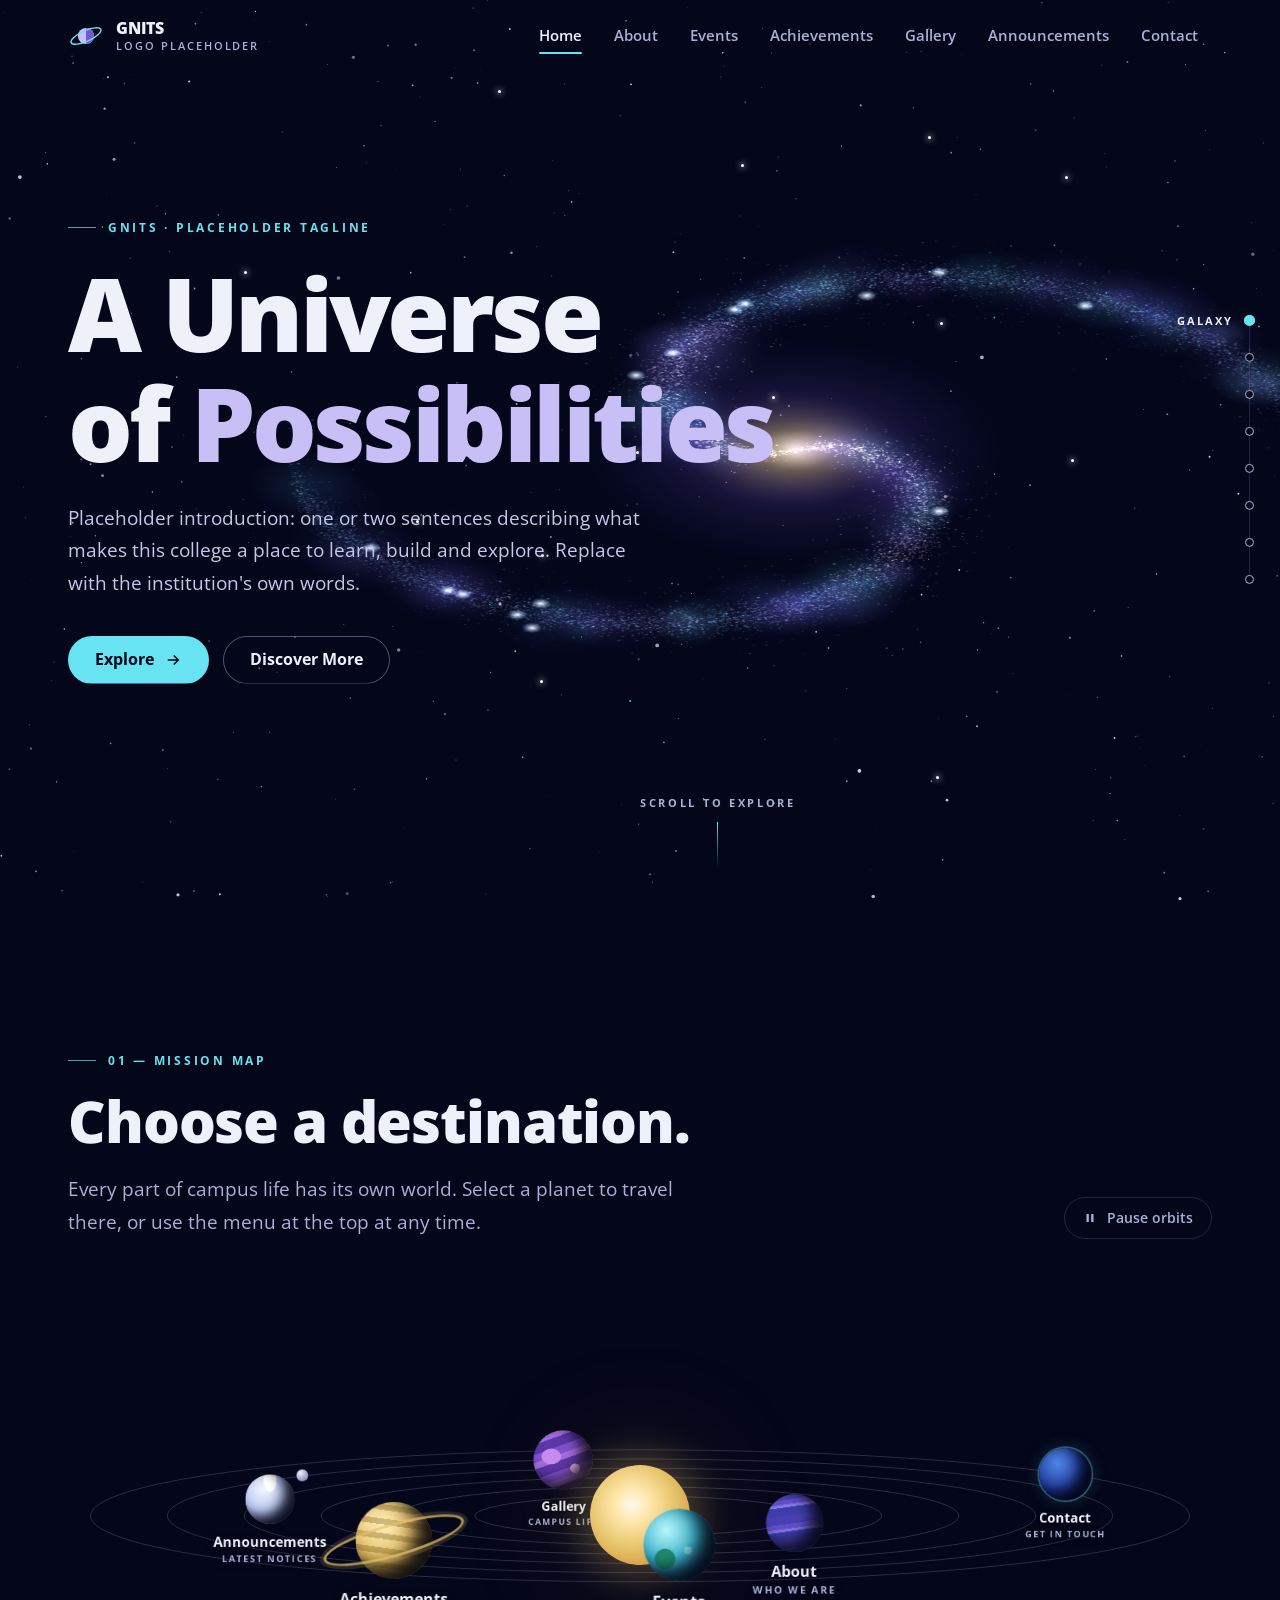
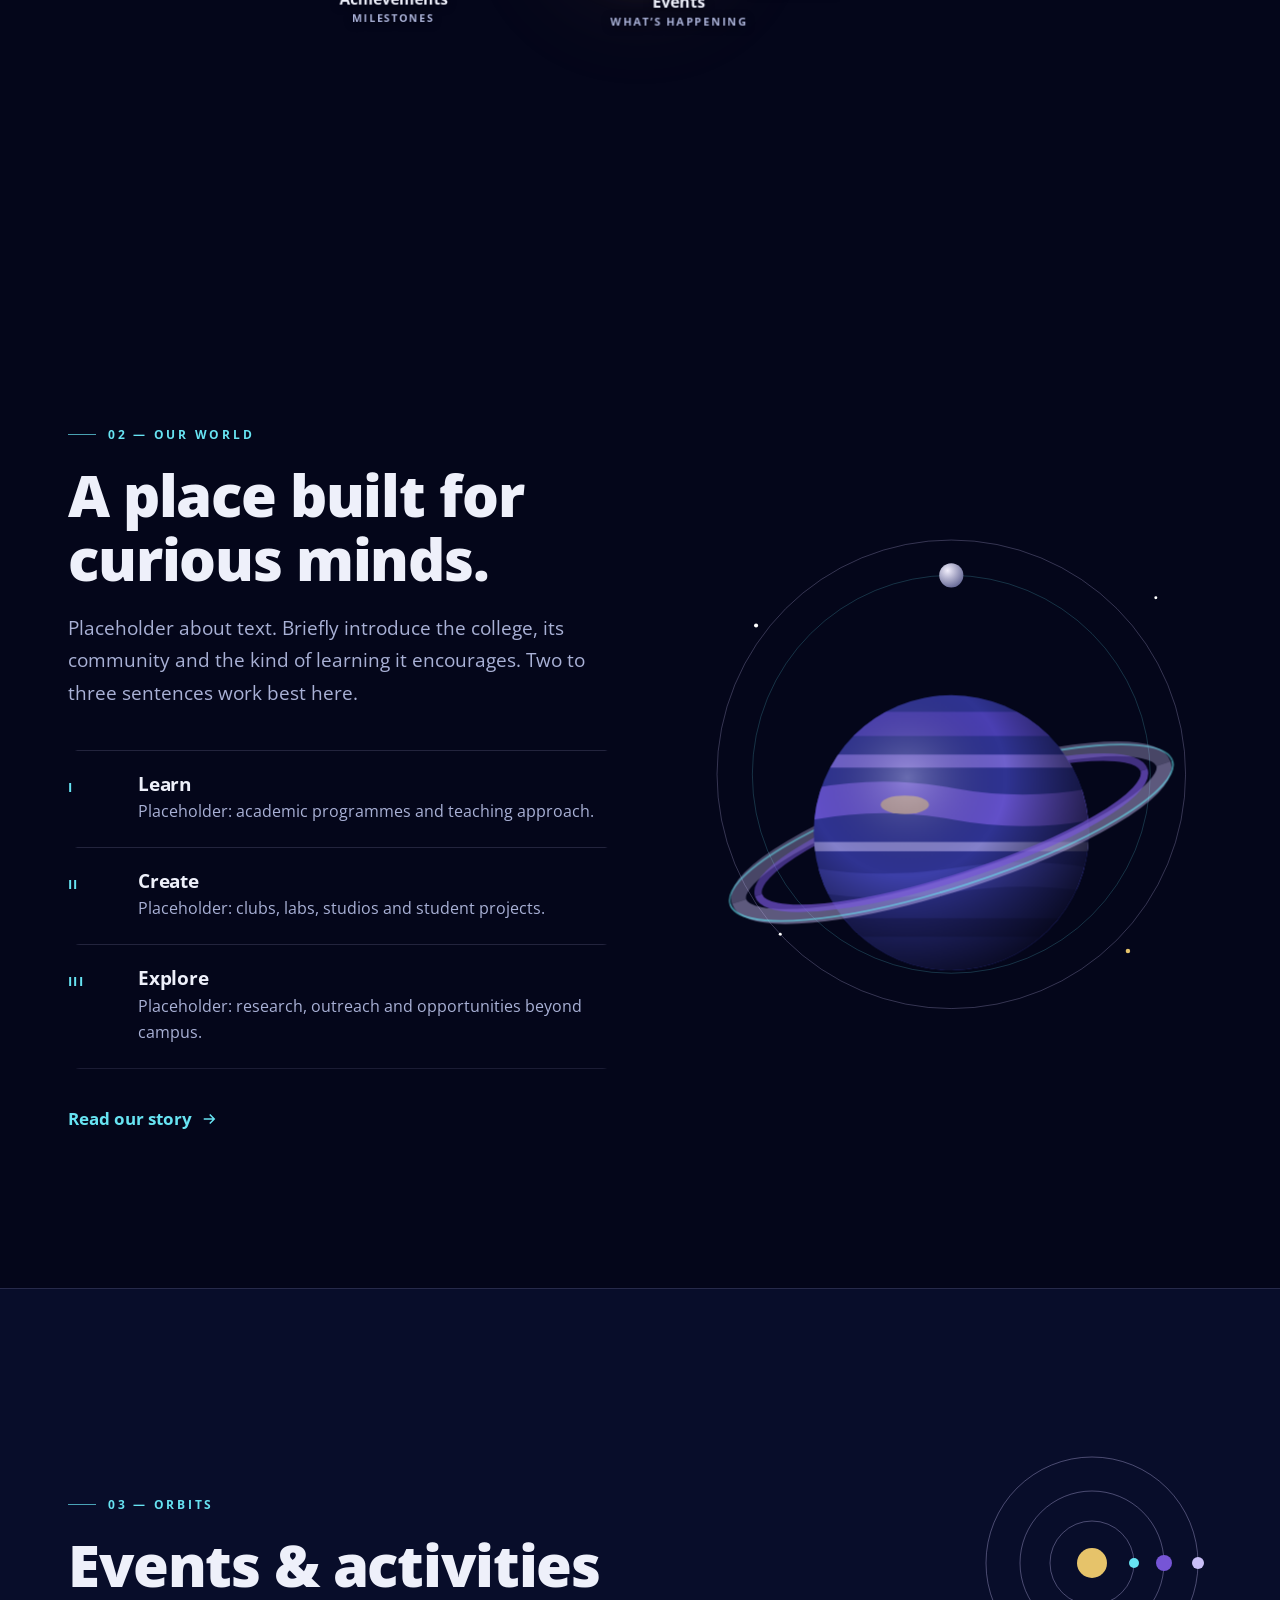
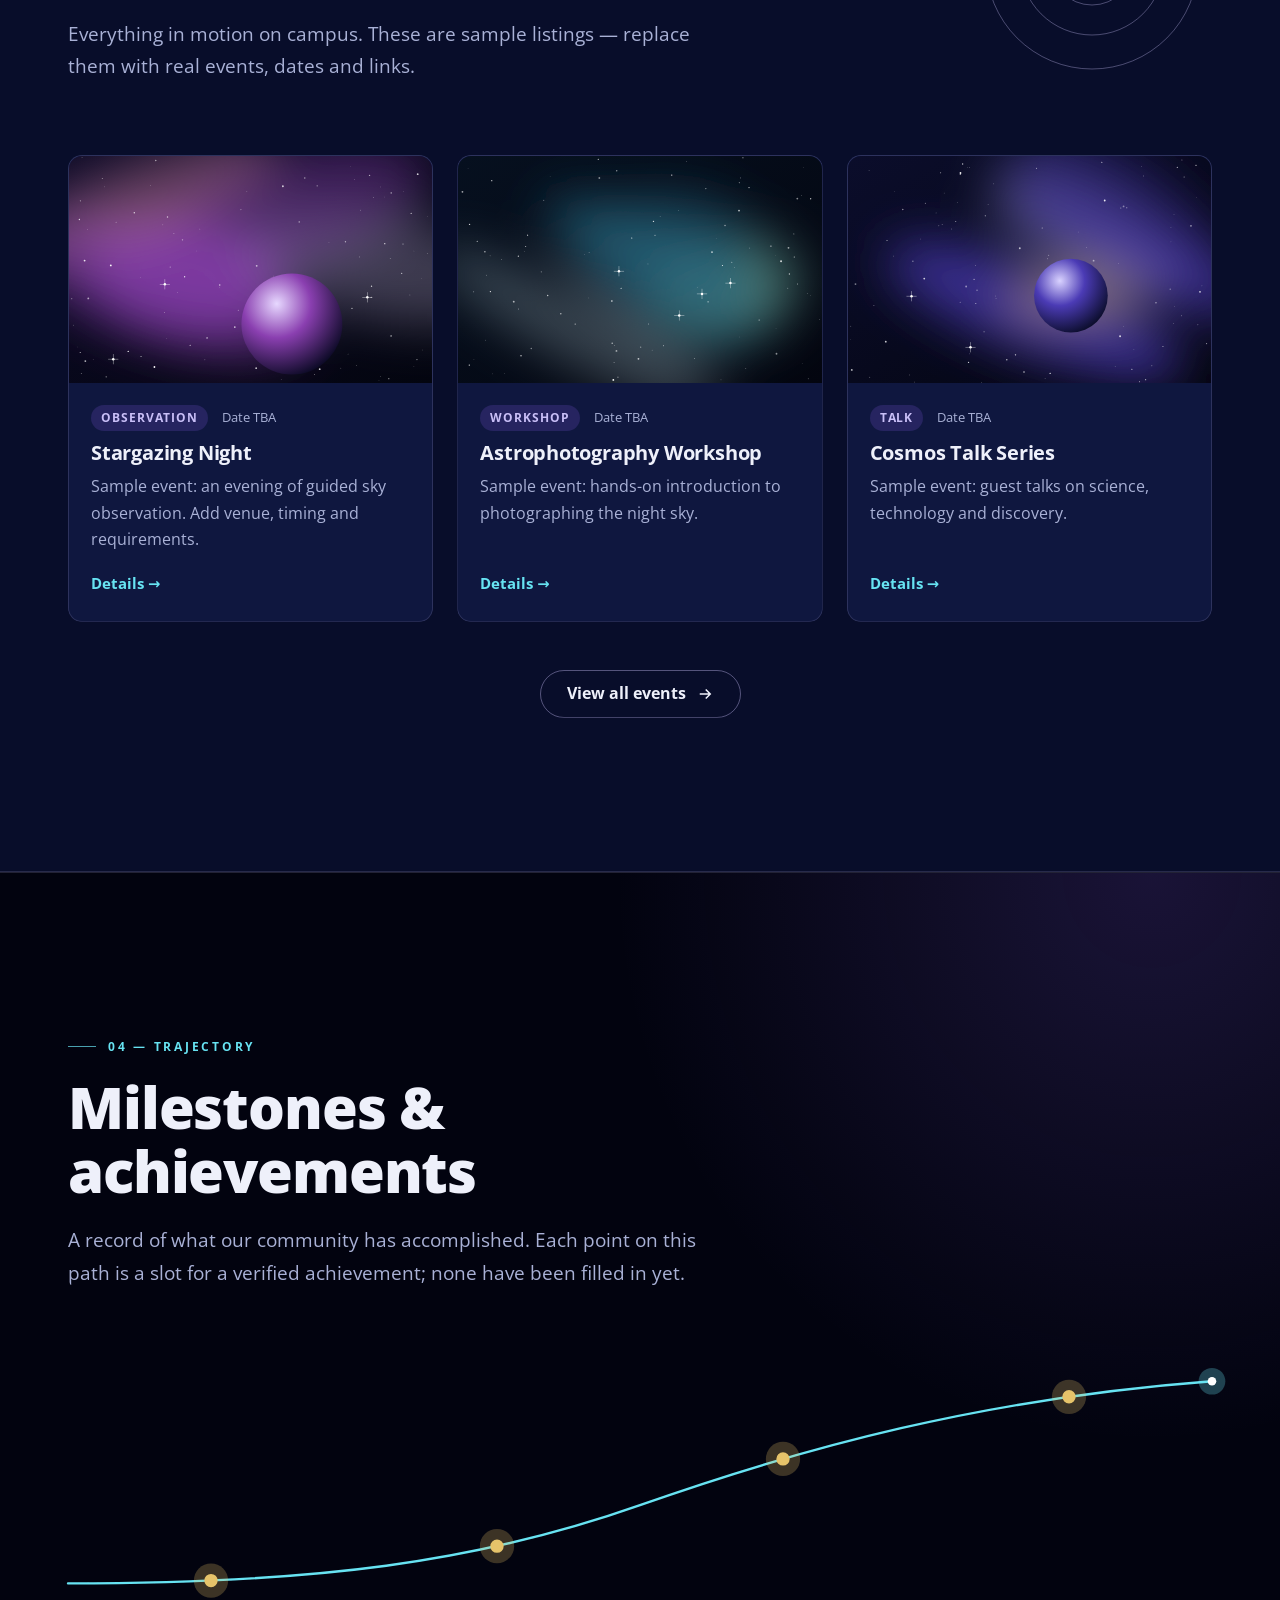
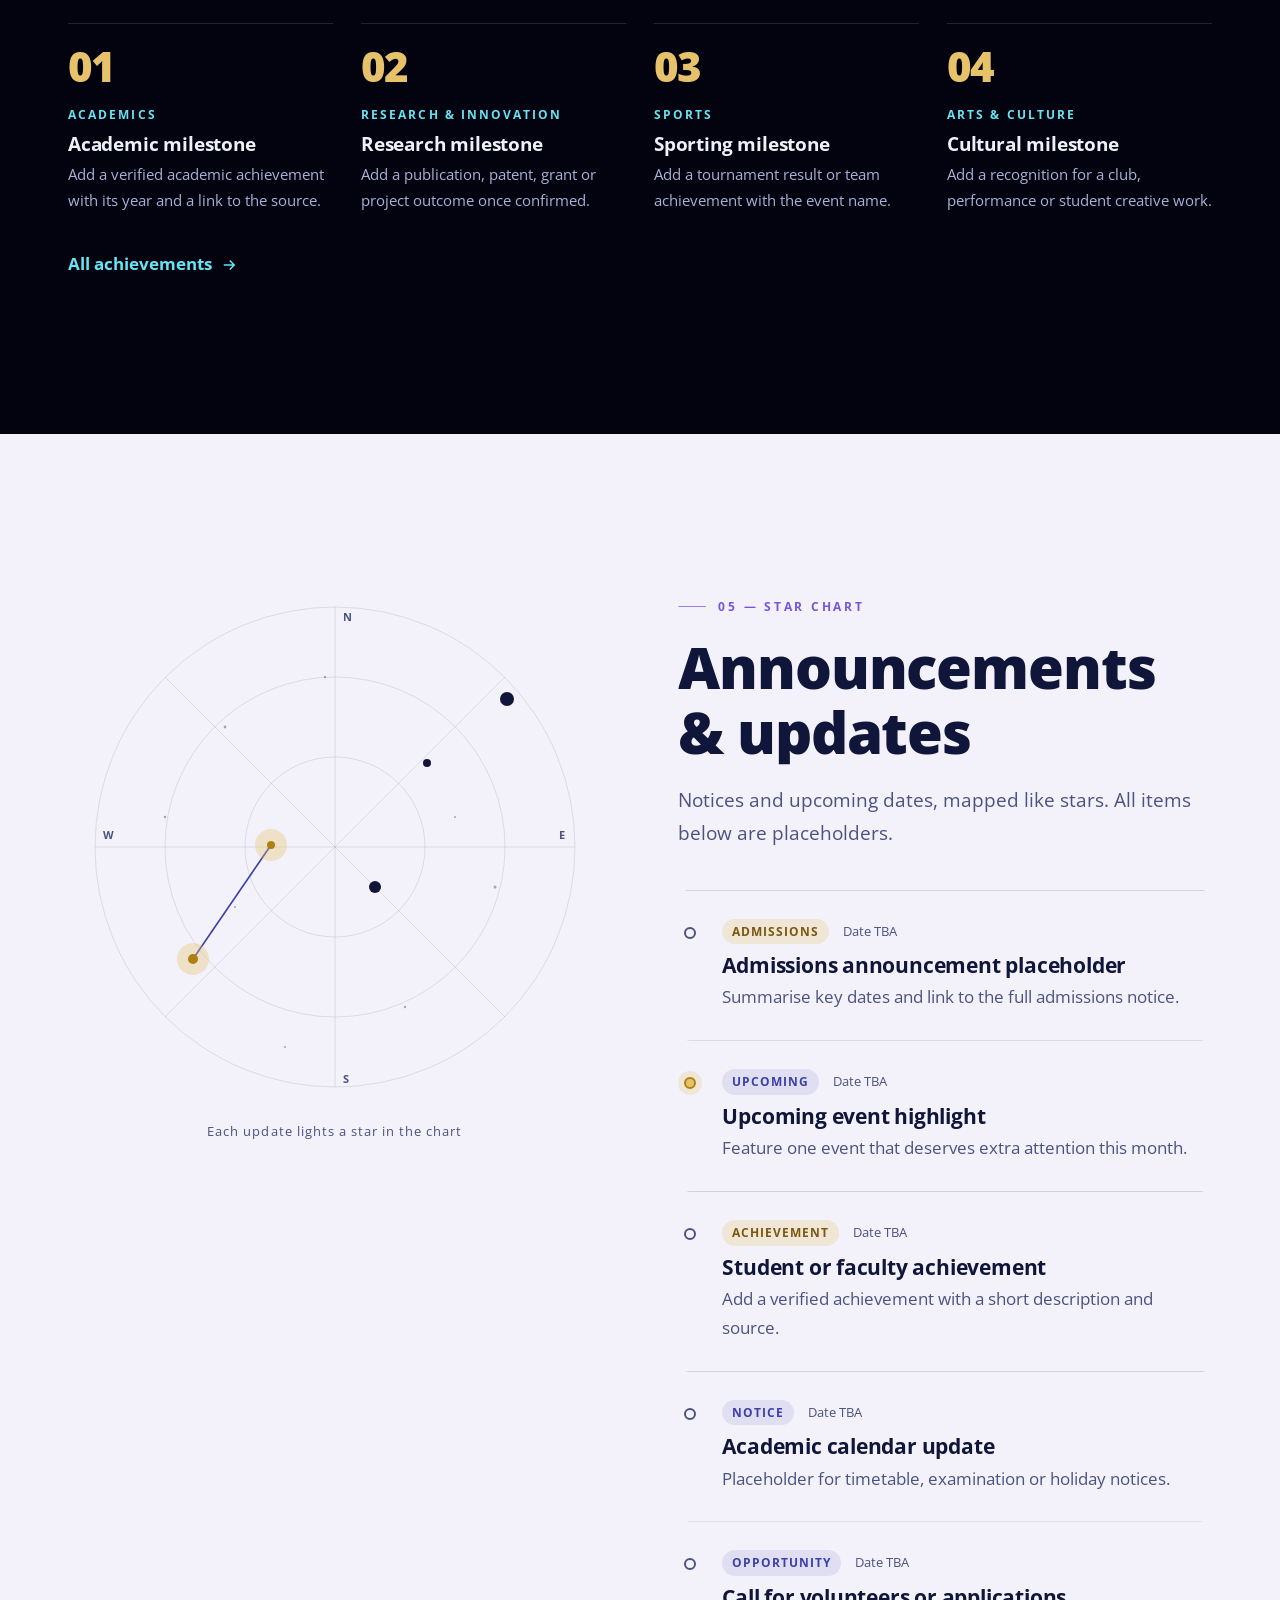
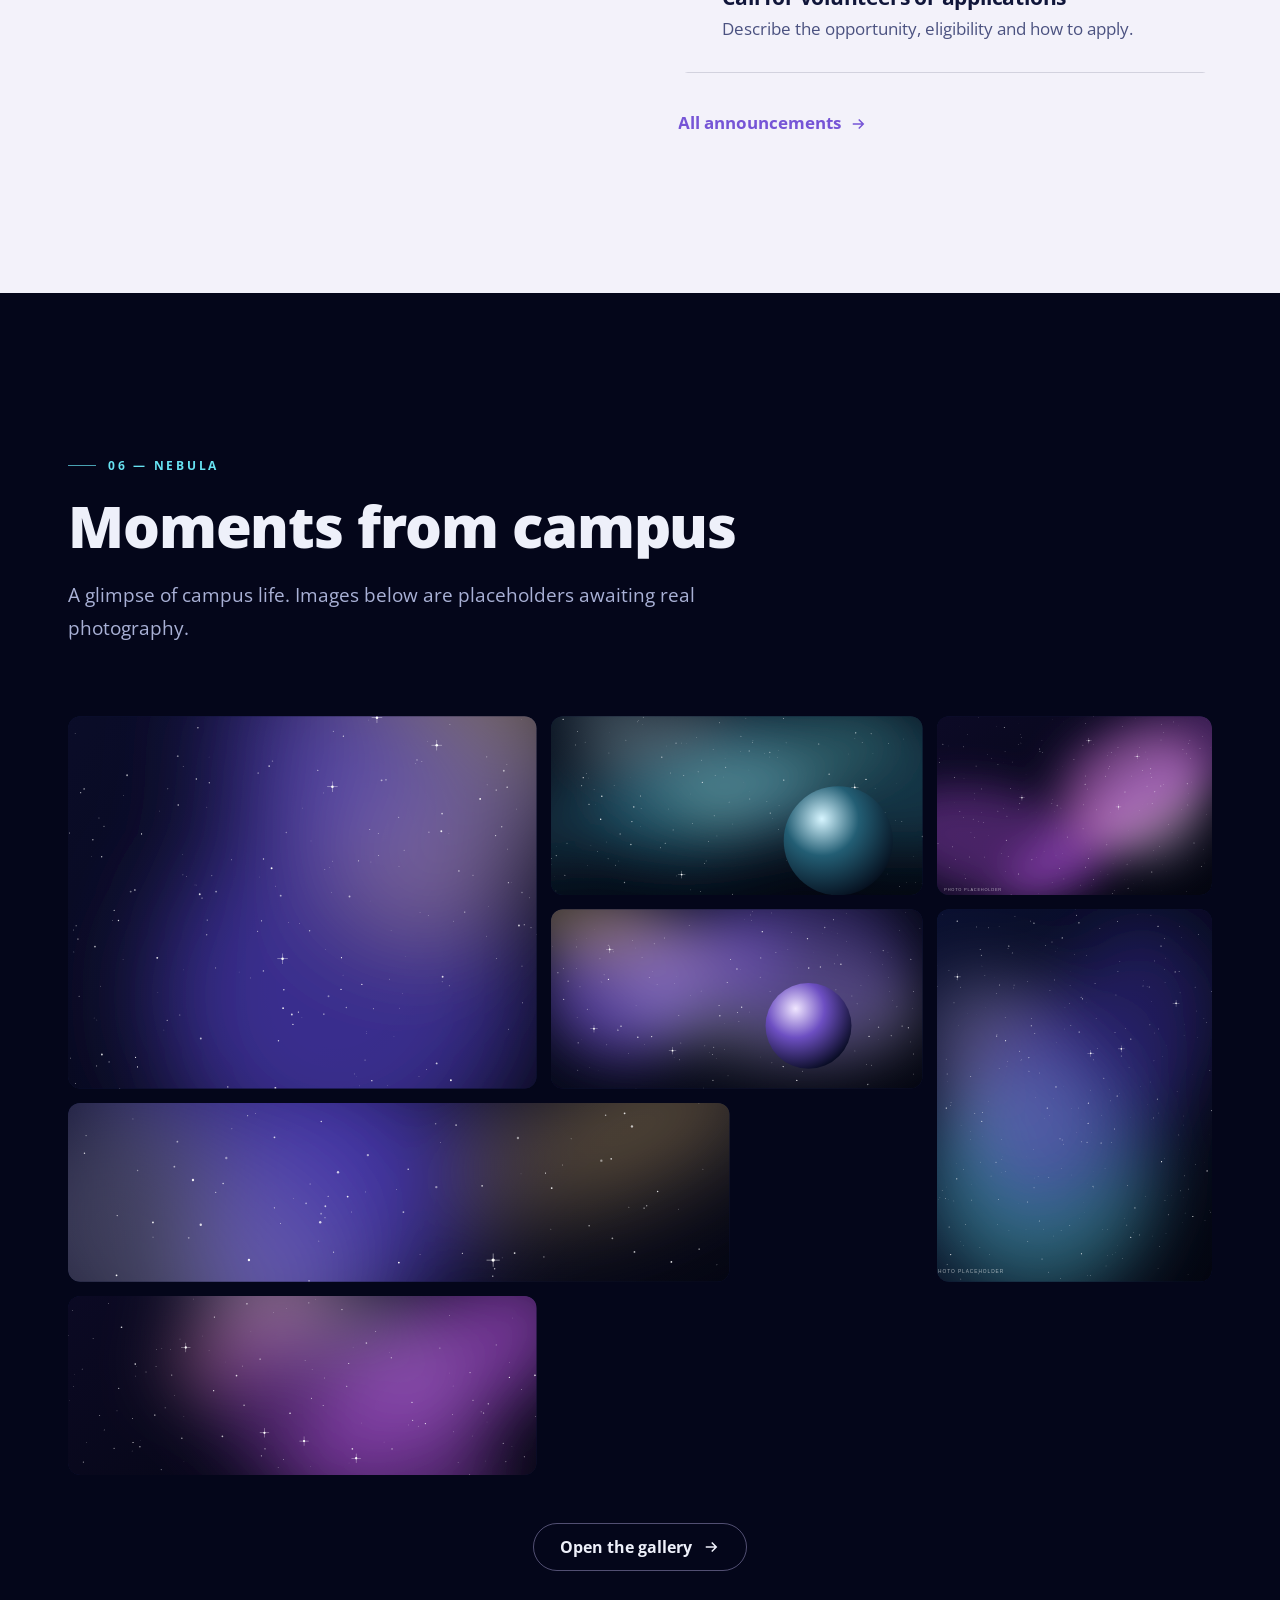
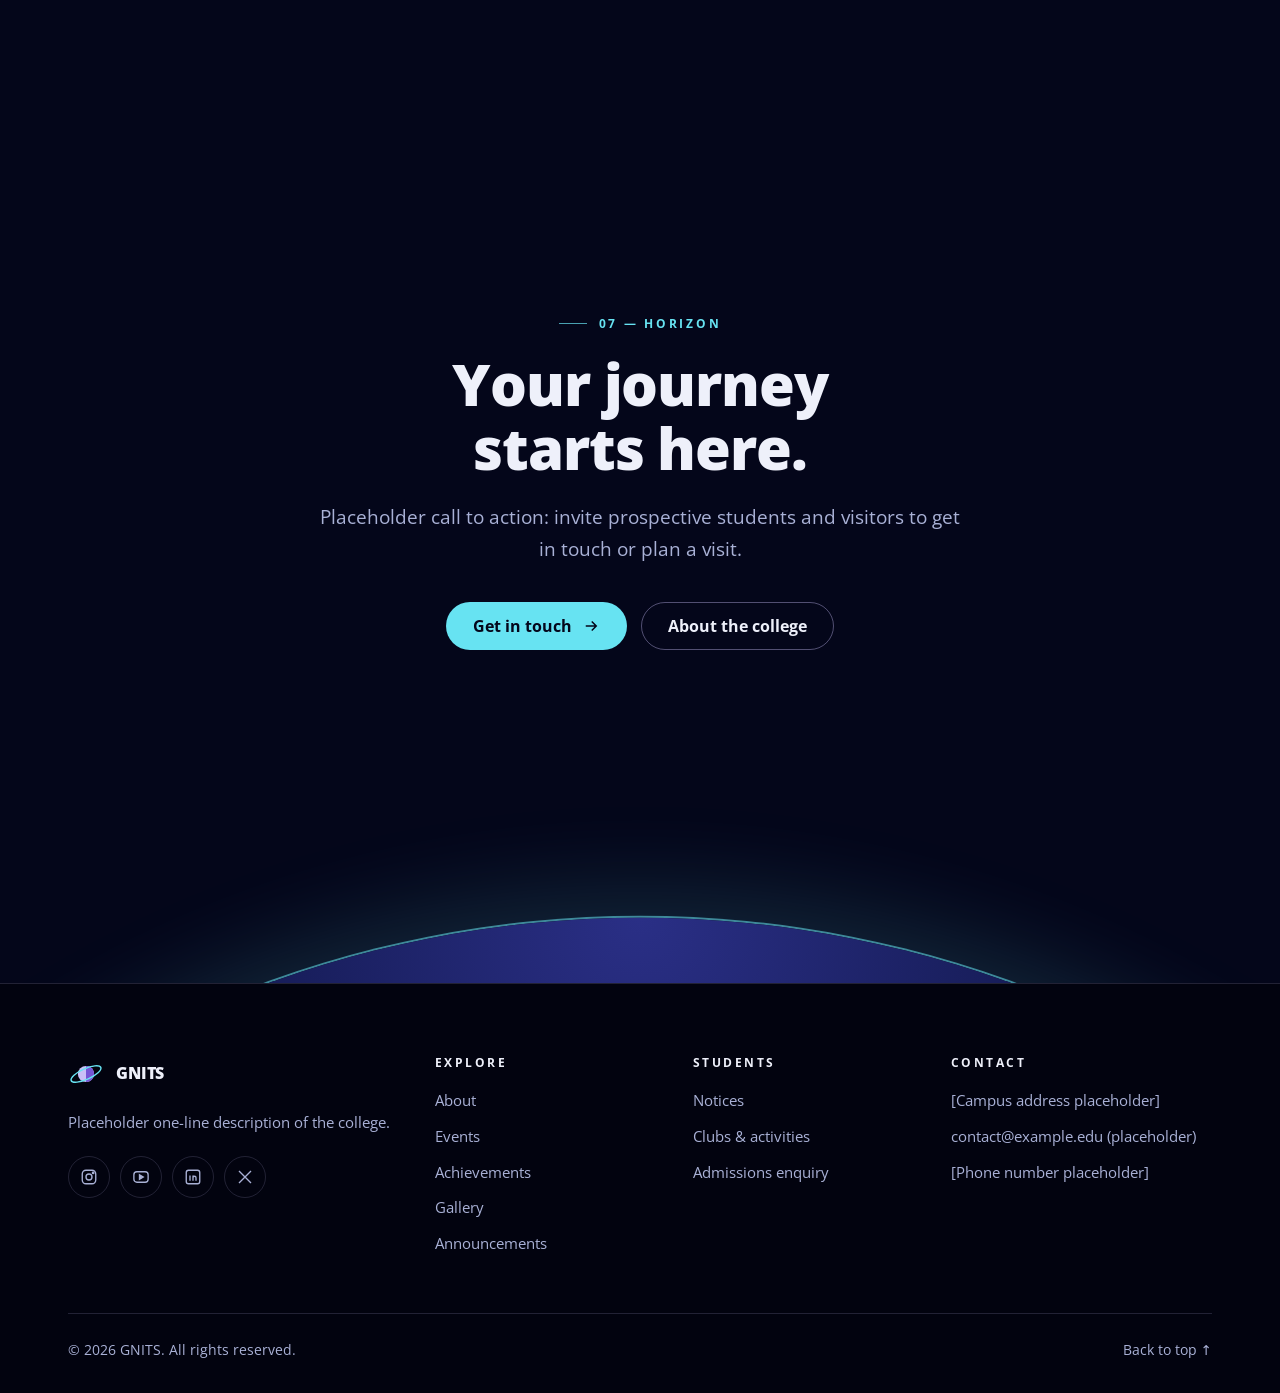
<file: index.html>
<!doctype html>
<html lang="en">
<head>
  <meta charset="utf-8">
  <meta name="viewport" content="width=device-width, initial-scale=1">
  <title>GNITS — A Universe of Possibilities</title>
  <meta name="description" content="Placeholder description for GNITS: programmes, events, announcements and campus life.">
  <meta name="theme-color" content="#04061a">
  <link rel="icon" href="assets/img/favicon.svg" type="image/svg+xml">
  <link rel="preconnect" href="https://fonts.googleapis.com">
  <link rel="preconnect" href="https://fonts.gstatic.com" crossorigin>
  <link href="https://fonts.googleapis.com/css2?family=Open+Sans:wght@300..800&display=swap" rel="stylesheet">
  <link rel="stylesheet" href="assets/css/style.css">
  <script>
    // Hide reveal targets only when JS runs; fail open if main.js never initialises.
    document.documentElement.classList.add('js');
    setTimeout(function () { if (!window.__celestialReady) document.documentElement.classList.remove('js'); }, 2500);
  </script>
  <script src="assets/js/main.js" defer></script>
</head>
<body>
  <a class="skip-link" href="#main">Skip to content</a>
  <canvas class="starfield" aria-hidden="true"></canvas>

  <header class="site-header">
    <div class="container">
      <a class="brand" href="index.html" aria-label="GNITS home">
        <svg viewBox="0 0 40 40" aria-hidden="true"><circle cx="20" cy="20" r="9" fill="#c9bff7"/><path d="M20 11a9 9 0 0 1 0 18z" fill="#7655d6"/><ellipse cx="20" cy="20" rx="18" ry="6" fill="none" stroke="#67e3f2" stroke-width="1.6" transform="rotate(-24 20 20)"/></svg>
        <span class="brand-name">GNITS<small>Logo placeholder</small></span>
      </a>
      <button class="nav-toggle" type="button" aria-expanded="false" aria-controls="site-nav" aria-label="Open menu"><span></span><span></span><span></span></button>
      <nav class="site-nav" id="site-nav" aria-label="Main">
        <ul class="nav-list">
          <li><a href="index.html" aria-current="page">Home</a></li>
          <li><a href="about.html">About</a></li>
          <li><a href="events.html">Events</a></li>
          <li><a href="achievements.html">Achievements</a></li>
          <li><a href="gallery.html">Gallery</a></li>
          <li><a href="announcements.html">Announcements</a></li>
          <li><a href="contact.html">Contact</a></li>
        </ul>
      </nav>
    </div>
  </header>

  <ol class="journey" aria-label="Page sections">
    <li><a href="#top" data-journey="top"><span>Galaxy</span></a></li>
    <li><a href="#system" data-journey="system"><span>Mission map</span></a></li>
    <li><a href="#about" data-journey="about"><span>Our world</span></a></li>
    <li><a href="#events" data-journey="events"><span>Orbits</span></a></li>
    <li><a href="#achievements" data-journey="achievements"><span>Trajectory</span></a></li>
    <li><a href="#announcements" data-journey="announcements"><span>Star chart</span></a></li>
    <li><a href="#gallery" data-journey="gallery"><span>Nebula</span></a></li>
    <li><a href="#horizon" data-journey="horizon"><span>Horizon</span></a></li>
  </ol>

  <main id="main">
    <!-- 01 · Galaxy: hero -->
    <section class="hero" id="top" data-section data-twinkles>
      <div class="galaxy-wrap" data-galaxy aria-hidden="true">
        <div class="galaxy-tilt"><canvas width="1000" height="1000"></canvas></div>
      </div>
      <div class="container">
        <div class="hero-content">
          <p class="eyebrow" data-reveal="fade">GNITS · Placeholder tagline</p>
          <h1>
            <span class="line"><span data-reveal="rise" style="--d:1">A Universe</span></span>
            <span class="line"><span data-reveal="rise" style="--d:2">of <em>Possibilities</em></span></span>
          </h1>
          <p class="lead" data-reveal style="--d:4">Placeholder introduction: one or two sentences describing what makes this college a place to learn, build and explore. Replace with the institution's own words.</p>
          <div class="btn-row" data-reveal style="--d:5">
            <a class="btn btn-primary" href="#system">Explore
              <svg viewBox="0 0 24 24" fill="none" stroke="currentColor" stroke-width="2" aria-hidden="true"><path d="M5 12h14M13 6l6 6-6 6"/></svg></a>
            <a class="btn btn-ghost" href="#about">Discover More</a>
          </div>
        </div>
      </div>
      <a class="scroll-cue" href="#system" data-reveal="fade" style="--d:8">Scroll to explore<i></i></a>
    </section>

    <!-- 01 · Mission map: planets as destinations -->
    <section class="system" id="system" data-section aria-labelledby="system-title">
      <div class="container system-head">
        <div>
          <p class="eyebrow" data-reveal>01 — Mission map</p>
          <h2 class="h-section" id="system-title" data-reveal style="--d:1">Choose a destination.</h2>
          <p class="lead" data-reveal style="--d:2">Every part of campus life has its own world. Select a planet to travel there, or use the menu at the top at any time.</p>
        </div>
        <button class="orbit-toggle" type="button" aria-pressed="false" data-orbit-toggle hidden>
          <svg viewBox="0 0 24 24" fill="currentColor" aria-hidden="true"><g class="i-pause"><rect x="6" y="5" width="4" height="14" rx="1"/><rect x="14" y="5" width="4" height="14" rx="1"/></g><path class="i-play" d="M7 5l12 7-12 7z"/></svg>
          <span>Pause orbits</span>
        </button>
      </div>
      <div class="orbit-map" data-orbit-map>
        <svg class="orbit-rings" data-inview aria-hidden="true"></svg>
        <div class="sun" aria-hidden="true"></div>
        <ul class="worlds" aria-label="Destinations">
          <li class="world" data-r=".30"><a href="#about"><span class="world-body w-about"></span><span class="world-label"><strong>About</strong><small>Who we are</small></span></a></li>
          <li class="world" data-r=".44"><a href="#events"><span class="world-body w-events"></span><span class="world-label"><strong>Events</strong><small>What&rsquo;s happening</small></span></a></li>
          <li class="world" data-r=".58"><a href="#achievements"><span class="world-body w-achieve"></span><span class="world-label"><strong>Achievements</strong><small>Milestones</small></span></a></li>
          <li class="world" data-r=".72"><a href="#announcements"><span class="world-body w-notice"></span><span class="world-label"><strong>Announcements</strong><small>Latest notices</small></span></a></li>
          <li class="world" data-r=".86"><a href="#gallery"><span class="world-body w-gallery"></span><span class="world-label"><strong>Gallery</strong><small>Campus life</small></span></a></li>
          <li class="world" data-r="1"><a href="contact.html"><span class="world-body w-contact"></span><span class="world-label"><strong>Contact</strong><small>Get in touch</small></span></a></li>
        </ul>
      </div>
    </section>

    <!-- 02 · A world comes into view: about -->
    <section class="section" id="about" data-section>
      <div class="container about-grid">
        <div>
          <p class="eyebrow" data-reveal>02 — Our world</p>
          <h2 class="h-section" data-reveal style="--d:1">A place built for curious minds.</h2>
          <p class="lead" data-reveal style="--d:2">Placeholder about text. Briefly introduce the college, its community and the kind of learning it encourages. Two to three sentences work best here.</p>
          <ul class="pillars">
            <li data-reveal style="--d:3"><span class="num">I</span><div><h3>Learn</h3><p>Placeholder: academic programmes and teaching approach.</p></div></li>
            <li data-reveal style="--d:4"><span class="num">II</span><div><h3>Create</h3><p>Placeholder: clubs, labs, studios and student projects.</p></div></li>
            <li data-reveal style="--d:5"><span class="num">III</span><div><h3>Explore</h3><p>Placeholder: research, outreach and opportunities beyond campus.</p></div></li>
          </ul>
          <div class="btn-row" data-reveal style="--d:6"><a class="text-link" href="about.html">Read our story
            <svg width="18" height="18" viewBox="0 0 24 24" fill="none" stroke="currentColor" stroke-width="2" aria-hidden="true"><path d="M5 12h14M13 6l6 6-6 6"/></svg></a></div>
        </div>

        <div class="planet-stage" data-reveal="right" data-inview>
          <svg viewBox="0 0 560 560" aria-hidden="true">
            <defs>
              <radialGradient id="pl-shade" cx="34%" cy="30%" r="80%">
                <stop offset="0" stop-color="#ffffff" stop-opacity=".28"/>
                <stop offset=".45" stop-color="#000" stop-opacity="0"/>
                <stop offset="1" stop-color="#02030f" stop-opacity=".9"/>
              </radialGradient>
              <radialGradient id="moon-g" cx="35%" cy="30%" r="80%"><stop offset="0" stop-color="#f1eefc"/><stop offset="1" stop-color="#5c5f8f"/></radialGradient>
              <clipPath id="pl-clip"><circle cx="280" cy="280" r="148"/></clipPath>
            </defs>
            <circle class="draw" pathLength="1" cx="280" cy="280" r="252" fill="none" stroke="#c9bff7" stroke-opacity=".28"/>
            <circle class="draw" pathLength="1" cx="280" cy="280" r="214" fill="none" stroke="#67e3f2" stroke-opacity=".22" style="--d:2"/>
            <g class="orbit-moon"><circle cx="280" cy="66" r="13" fill="url(#moon-g)"/></g>
            <circle class="pop" cx="70" cy="120" r="2.2" fill="#fff" style="--d:1"/>
            <circle class="pop" cx="500" cy="90" r="1.6" fill="#fff" style="--d:2"/>
            <circle class="pop" cx="470" cy="470" r="2.4" fill="#e6c36a" style="--d:3"/>
            <circle class="pop" cx="96" cy="452" r="1.6" fill="#fff" style="--d:4"/>

            <g class="planet-float" data-parallax="-0.08">
              <g transform="rotate(-18 280 280)" fill="none">
                <path d="M40 280 A240 54 0 0 1 520 280" stroke="#c9bff7" stroke-opacity=".35" stroke-width="16"/>
                <path d="M62 280 A218 48 0 0 1 498 280" stroke="#7655d6" stroke-opacity=".55" stroke-width="8"/>
                <path d="M30 280 A250 58 0 0 1 530 280" stroke="#67e3f2" stroke-opacity=".5" stroke-width="2"/>
              </g>
              <g clip-path="url(#pl-clip)">
                <rect x="120" y="120" width="320" height="320" fill="#2f3392"/>
                <g class="planet-bands">
                  <g id="bands">
                    <rect x="132" y="150" width="300" height="26" fill="#4a3fb2"/>
                    <rect x="132" y="196" width="300" height="14" fill="#8a76e6" opacity=".7"/>
                    <path d="M132 232 q75 -14 150 0 t150 0 v34 q-75 14 -150 0 t-150 0z" fill="#6250c9"/>
                    <rect x="132" y="290" width="300" height="10" fill="#c9bff7" opacity=".55"/>
                    <path d="M132 318 q75 12 150 0 t150 0 v26 q-75 -12 -150 0 t-150 0z" fill="#3c3fa8"/>
                    <ellipse cx="230" cy="250" rx="26" ry="10" fill="#e6c36a" opacity=".55"/>
                    <rect x="132" y="372" width="300" height="20" fill="#26297a"/>
                  </g>
                  <use href="#bands" x="300"/>
                </g>
                <circle cx="280" cy="280" r="148" fill="url(#pl-shade)"/>
              </g>
              <g transform="rotate(-18 280 280)" fill="none">
                <path d="M40 280 A240 54 0 0 0 520 280" stroke="#c9bff7" stroke-opacity=".45" stroke-width="16"/>
                <path d="M62 280 A218 48 0 0 0 498 280" stroke="#7655d6" stroke-opacity=".7" stroke-width="8"/>
                <path d="M30 280 A250 58 0 0 0 530 280" stroke="#67e3f2" stroke-opacity=".6" stroke-width="2"/>
              </g>
            </g>
          </svg>
        </div>
      </div>
    </section>

    <!-- 03 · Orbits: events -->
    <section class="section band" id="events" data-section>
      <div class="container">
        <div class="section-head">
          <div>
            <p class="eyebrow" data-reveal>03 — Orbits</p>
            <h2 class="h-section" data-reveal style="--d:1">Events &amp; activities</h2>
            <p class="lead" data-reveal style="--d:2">Everything in motion on campus. These are sample listings — replace them with real events, dates and links.</p>
          </div>
          <svg class="orrery" viewBox="0 0 240 240" data-inview aria-hidden="true">
            <circle class="ring draw" pathLength="1" cx="120" cy="120" r="42"/>
            <circle class="ring draw" pathLength="1" cx="120" cy="120" r="72" style="--d:2"/>
            <circle class="ring draw" pathLength="1" cx="120" cy="120" r="106" style="--d:4"/>
            <circle class="pop" cx="120" cy="120" r="15" fill="#e6c36a"/>
            <g class="arm" style="animation-duration:14s"><circle class="pop" cx="162" cy="120" r="5" fill="#67e3f2" style="--d:2"/></g>
            <g class="arm" style="animation-duration:26s;animation-delay:-9s"><circle class="pop" cx="192" cy="120" r="8" fill="#7655d6" style="--d:4"/></g>
            <g class="arm" style="animation-duration:44s;animation-delay:-20s"><circle class="pop" cx="226" cy="120" r="6" fill="#c9bff7" style="--d:6"/></g>
          </svg>
        </div>

        <div class="card-grid" data-stagger>
          <article class="card" data-reveal>
            <div class="card-media"><img src="assets/img/event-1.svg" alt="" width="640" height="400" loading="lazy"></div>
            <div class="card-body">
              <div class="card-meta"><span class="chip">Observation</span><span>Date TBA</span></div>
              <h3><a href="events.html#stargazing-night">Stargazing Night</a></h3>
              <p>Sample event: an evening of guided sky observation. Add venue, timing and requirements.</p>
              <span class="text-link" aria-hidden="true">Details →</span>
            </div>
          </article>
          <article class="card" data-reveal>
            <div class="card-media"><img src="assets/img/event-2.svg" alt="" width="640" height="400" loading="lazy"></div>
            <div class="card-body">
              <div class="card-meta"><span class="chip">Workshop</span><span>Date TBA</span></div>
              <h3><a href="events.html#astrophotography">Astrophotography Workshop</a></h3>
              <p>Sample event: hands-on introduction to photographing the night sky.</p>
              <span class="text-link" aria-hidden="true">Details →</span>
            </div>
          </article>
          <article class="card" data-reveal>
            <div class="card-media"><img src="assets/img/event-3.svg" alt="" width="640" height="400" loading="lazy"></div>
            <div class="card-body">
              <div class="card-meta"><span class="chip">Talk</span><span>Date TBA</span></div>
              <h3><a href="events.html#cosmos-talks">Cosmos Talk Series</a></h3>
              <p>Sample event: guest talks on science, technology and discovery.</p>
              <span class="text-link" aria-hidden="true">Details →</span>
            </div>
          </article>
        </div>
        <div class="section-foot" data-reveal><a class="btn btn-ghost" href="events.html">View all events
          <svg viewBox="0 0 24 24" fill="none" stroke="currentColor" stroke-width="2" aria-hidden="true"><path d="M5 12h14M13 6l6 6-6 6"/></svg></a></div>
      </div>
    </section>

    <!-- 04 · Trajectory: achievements -->
    <section class="section trajectory" id="achievements" data-section data-trajectory>
      <div class="container">
        <div class="traj-head">
          <p class="eyebrow" data-reveal>04 — Trajectory</p>
          <h2 class="h-section" data-reveal style="--d:1">Milestones &amp; achievements</h2>
          <p class="lead" data-reveal style="--d:2">A record of what our community has accomplished. Each point on this path is a slot for a verified achievement; none have been filled in yet.</p>
        </div>
        <div class="traj" data-traj>
          <svg class="traj-svg" viewBox="0 0 1200 240" aria-hidden="true">
            <path class="traj-guide" d="M0 228 C 260 228 430 206 600 146 S 960 34 1200 16"/>
            <path class="traj-path" d="M0 228 C 260 228 430 206 600 146 S 960 34 1200 16"/>
            <g class="traj-node" data-x="150"><circle class="halo" r="18"/><circle class="core" r="6"/></g>
            <g class="traj-node" data-x="450"><circle class="halo" r="18"/><circle class="core" r="6"/></g>
            <g class="traj-node" data-x="750"><circle class="halo" r="18"/><circle class="core" r="6"/></g>
            <g class="traj-node" data-x="1050"><circle class="halo" r="18"/><circle class="core" r="6"/></g>
            <g class="traj-probe"><circle r="14" class="probe-glow"/><circle r="4.5" class="probe-core"/></g>
          </svg>
          <ol class="milestones">
            <li><span class="m-index">01</span><p class="m-cat">Academics</p><h3>Academic milestone</h3><p>Add a verified academic achievement with its year and a link to the source.</p></li>
            <li><span class="m-index">02</span><p class="m-cat">Research &amp; innovation</p><h3>Research milestone</h3><p>Add a publication, patent, grant or project outcome once confirmed.</p></li>
            <li><span class="m-index">03</span><p class="m-cat">Sports</p><h3>Sporting milestone</h3><p>Add a tournament result or team achievement with the event name.</p></li>
            <li><span class="m-index">04</span><p class="m-cat">Arts &amp; culture</p><h3>Cultural milestone</h3><p>Add a recognition for a club, performance or student creative work.</p></li>
          </ol>
        </div>
        <div class="btn-row" data-reveal><a class="text-link" href="achievements.html">All achievements
          <svg width="18" height="18" viewBox="0 0 24 24" fill="none" stroke="currentColor" stroke-width="2" aria-hidden="true"><path d="M5 12h14M13 6l6 6-6 6"/></svg></a></div>
      </div>
    </section>

    <!-- 05 · Star chart: announcements (light section) -->
    <section class="section on-light" id="announcements" data-section data-theme="light">
      <div class="container chart-grid">
        <div class="chart-sticky" data-reveal="scale" data-inview data-chart>
          <svg class="star-chart" viewBox="0 0 520 520" aria-hidden="true">
            <g class="grid">
              <circle class="draw" pathLength="1" cx="260" cy="260" r="240"/>
              <circle class="draw" pathLength="1" cx="260" cy="260" r="170" style="--d:1"/>
              <circle class="draw" pathLength="1" cx="260" cy="260" r="90" style="--d:2"/>
              <line class="draw" pathLength="1" x1="20" y1="260" x2="500" y2="260" style="--d:3"/>
              <line class="draw" pathLength="1" x1="260" y1="20" x2="260" y2="500" style="--d:3"/>
              <line class="draw" pathLength="1" x1="90" y1="90" x2="430" y2="430" style="--d:4"/>
              <line class="draw" pathLength="1" x1="430" y1="90" x2="90" y2="430" style="--d:4"/>
            </g>
            <text x="268" y="34">N</text><text x="484" y="252">E</text><text x="268" y="496">S</text><text x="28" y="252">W</text>
            <g fill="#10163a" opacity=".35">
              <circle cx="150" cy="140" r="1.4"/><circle cx="330" cy="420" r="1.2"/><circle cx="420" cy="300" r="1.5"/><circle cx="210" cy="460" r="1.1"/>
              <circle cx="90" cy="230" r="1.3"/><circle cx="380" cy="230" r="1"/><circle cx="250" cy="90" r="1.2"/><circle cx="160" cy="320" r="1"/>
            </g>
            <line class="const-line" pathLength="1" x1="118" y1="372" x2="196" y2="258"/>
            <line class="const-line" pathLength="1" x1="196" y1="258" x2="300" y2="300"/>
            <line class="const-line" pathLength="1" x1="300" y1="300" x2="352" y2="176"/>
            <line class="const-line" pathLength="1" x1="352" y1="176" x2="432" y2="112"/>
            <g class="c-star"><circle class="star-halo" cx="118" cy="372" r="16"/><circle class="star" cx="118" cy="372" r="5"/></g>
            <g class="c-star"><circle class="star-halo" cx="196" cy="258" r="16"/><circle class="star" cx="196" cy="258" r="4"/></g>
            <g class="c-star"><circle class="star-halo" cx="300" cy="300" r="18"/><circle class="star" cx="300" cy="300" r="6"/></g>
            <g class="c-star"><circle class="star-halo" cx="352" cy="176" r="16"/><circle class="star" cx="352" cy="176" r="4"/></g>
            <g class="c-star"><circle class="star-halo" cx="432" cy="112" r="20"/><circle class="star" cx="432" cy="112" r="7"/></g>
          </svg>
          <p class="chart-caption">Each update lights a star in the chart</p>
        </div>

        <div>
          <p class="eyebrow" data-reveal>05 — Star chart</p>
          <h2 class="h-section" data-reveal style="--d:1">Announcements &amp; updates</h2>
          <p class="lead" data-reveal style="--d:2">Notices and upcoming dates, mapped like stars. All items below are placeholders.</p>
          <ol class="notice-list">
            <li class="notice" data-notice="0" data-reveal>
              <div class="notice-meta"><span class="chip gold">Admissions</span><time>Date TBA</time></div>
              <h3>Admissions announcement placeholder</h3>
              <p>Summarise key dates and link to the full admissions notice.</p>
            </li>
            <li class="notice" data-notice="1" data-reveal>
              <div class="notice-meta"><span class="chip">Upcoming</span><time>Date TBA</time></div>
              <h3>Upcoming event highlight</h3>
              <p>Feature one event that deserves extra attention this month.</p>
            </li>
            <li class="notice" data-notice="2" data-reveal>
              <div class="notice-meta"><span class="chip gold">Achievement</span><time>Date TBA</time></div>
              <h3>Student or faculty achievement</h3>
              <p>Add a verified achievement with a short description and source.</p>
            </li>
            <li class="notice" data-notice="3" data-reveal>
              <div class="notice-meta"><span class="chip">Notice</span><time>Date TBA</time></div>
              <h3>Academic calendar update</h3>
              <p>Placeholder for timetable, examination or holiday notices.</p>
            </li>
            <li class="notice" data-notice="4" data-reveal>
              <div class="notice-meta"><span class="chip">Opportunity</span><time>Date TBA</time></div>
              <h3>Call for volunteers or applications</h3>
              <p>Describe the opportunity, eligibility and how to apply.</p>
            </li>
          </ol>
          <div class="btn-row" data-reveal><a class="text-link" href="announcements.html">All announcements
            <svg width="18" height="18" viewBox="0 0 24 24" fill="none" stroke="currentColor" stroke-width="2" aria-hidden="true"><path d="M5 12h14M13 6l6 6-6 6"/></svg></a></div>
        </div>
      </div>
    </section>

    <!-- 06 · Nebula: gallery -->
    <section class="section" id="gallery" data-section>
      <div class="container">
        <div class="section-head">
          <div>
            <p class="eyebrow" data-reveal>06 — Nebula</p>
            <h2 class="h-section" data-reveal style="--d:1">Moments from campus</h2>
            <p class="lead" data-reveal style="--d:2">A glimpse of campus life. Images below are placeholders awaiting real photography.</p>
          </div>
        </div>
        <div class="gallery-grid" data-stagger>
          <figure class="g-item g-a" data-reveal="mask"><img src="assets/img/gallery-1.svg" alt="Placeholder for a campus life photograph" width="800" height="1000" loading="lazy"></figure>
          <figure class="g-item g-b" data-reveal="mask"><img src="assets/img/gallery-2.svg" alt="Placeholder for an event photograph" width="900" height="600" loading="lazy"></figure>
          <figure class="g-item g-c" data-reveal="mask"><img src="assets/img/gallery-3.svg" alt="Placeholder for a club activity photograph" width="900" height="600" loading="lazy"></figure>
          <figure class="g-item g-e" data-reveal="mask"><img src="assets/img/gallery-5.svg" alt="Placeholder for a workshop photograph" width="900" height="600" loading="lazy"></figure>
          <figure class="g-item g-d" data-reveal="mask"><img src="assets/img/gallery-6.svg" alt="Placeholder for a campus building photograph" width="800" height="1000" loading="lazy"></figure>
          <figure class="g-item g-f" data-reveal="mask"><img src="assets/img/gallery-7.svg" alt="Placeholder for a group photograph" width="900" height="600" loading="lazy"></figure>
          <figure class="g-item g-g" data-reveal="mask"><img src="assets/img/gallery-9.svg" alt="Placeholder for an observation night photograph" width="900" height="600" loading="lazy"></figure>
        </div>
        <div class="section-foot" data-reveal><a class="btn btn-ghost" href="gallery.html">Open the gallery
          <svg viewBox="0 0 24 24" fill="none" stroke="currentColor" stroke-width="2" aria-hidden="true"><path d="M5 12h14M13 6l6 6-6 6"/></svg></a></div>
      </div>
    </section>

    <!-- 07 · Horizon: closing call to action -->
    <section class="horizon" id="horizon" data-section data-rise>
      <div class="container">
        <p class="eyebrow" data-reveal>07 — Horizon</p>
        <h2 class="h-section" data-reveal style="--d:1">Your journey starts here.</h2>
        <p class="lead" data-reveal style="--d:2">Placeholder call to action: invite prospective students and visitors to get in touch or plan a visit.</p>
        <div class="btn-row" data-reveal style="--d:3">
          <a class="btn btn-primary" href="contact.html">Get in touch
            <svg viewBox="0 0 24 24" fill="none" stroke="currentColor" stroke-width="2" aria-hidden="true"><path d="M5 12h14M13 6l6 6-6 6"/></svg></a>
          <a class="btn btn-ghost" href="about.html">About the college</a>
        </div>
      </div>
      <div class="horizon-planet" aria-hidden="true"></div>
    </section>
  </main>

  <footer class="site-footer">
    <div class="container">
      <div class="footer-grid">
        <div>
          <a class="brand" href="index.html" aria-label="GNITS home">
            <svg viewBox="0 0 40 40" aria-hidden="true"><circle cx="20" cy="20" r="9" fill="#c9bff7"/><path d="M20 11a9 9 0 0 1 0 18z" fill="#7655d6"/><ellipse cx="20" cy="20" rx="18" ry="6" fill="none" stroke="#67e3f2" stroke-width="1.6" transform="rotate(-24 20 20)"/></svg>
            <span class="brand-name">GNITS</span>
          </a>
          <p>Placeholder one-line description of the college.</p>
          <div class="social">
            <a href="#" aria-label="Instagram (link to be added)"><svg viewBox="0 0 24 24" fill="none" stroke="currentColor" stroke-width="1.8" aria-hidden="true"><rect x="3" y="3" width="18" height="18" rx="5"/><circle cx="12" cy="12" r="4"/><circle cx="17.5" cy="6.5" r="1" fill="currentColor"/></svg></a>
            <a href="#" aria-label="YouTube (link to be added)"><svg viewBox="0 0 24 24" fill="none" stroke="currentColor" stroke-width="1.8" aria-hidden="true"><rect x="2.5" y="5" width="19" height="14" rx="4"/><path d="M10 9l5 3-5 3z" fill="currentColor"/></svg></a>
            <a href="#" aria-label="LinkedIn (link to be added)"><svg viewBox="0 0 24 24" fill="none" stroke="currentColor" stroke-width="1.8" aria-hidden="true"><rect x="3" y="3" width="18" height="18" rx="3"/><path d="M8 10v7M8 7v.01M12 17v-4a2 2 0 0 1 4 0v4M12 10v7"/></svg></a>
            <a href="#" aria-label="X (link to be added)"><svg viewBox="0 0 24 24" fill="none" stroke="currentColor" stroke-width="1.8" aria-hidden="true"><path d="M4 4l16 16M20 4L4 20"/></svg></a>
          </div>
        </div>
        <div>
          <h2>Explore</h2>
          <ul><li><a href="about.html">About</a></li><li><a href="events.html">Events</a></li><li><a href="achievements.html">Achievements</a></li><li><a href="gallery.html">Gallery</a></li><li><a href="announcements.html">Announcements</a></li></ul>
        </div>
        <div>
          <h2>Students</h2>
          <ul><li><a href="announcements.html">Notices</a></li><li><a href="events.html">Clubs &amp; activities</a></li><li><a href="contact.html">Admissions enquiry</a></li></ul>
        </div>
        <div>
          <h2>Contact</h2>
          <ul>
            <li>[Campus address placeholder]</li>
            <li><a href="mailto:contact@example.edu">contact@example.edu</a> (placeholder)</li>
            <li>[Phone number placeholder]</li>
          </ul>
        </div>
      </div>
      <div class="footer-bottom">
        <p>© <span data-year>2026</span> GNITS. All rights reserved.</p>
        <p><a href="#top">Back to top ↑</a></p>
      </div>
    </div>
  </footer>
</body>
</html>
</file>
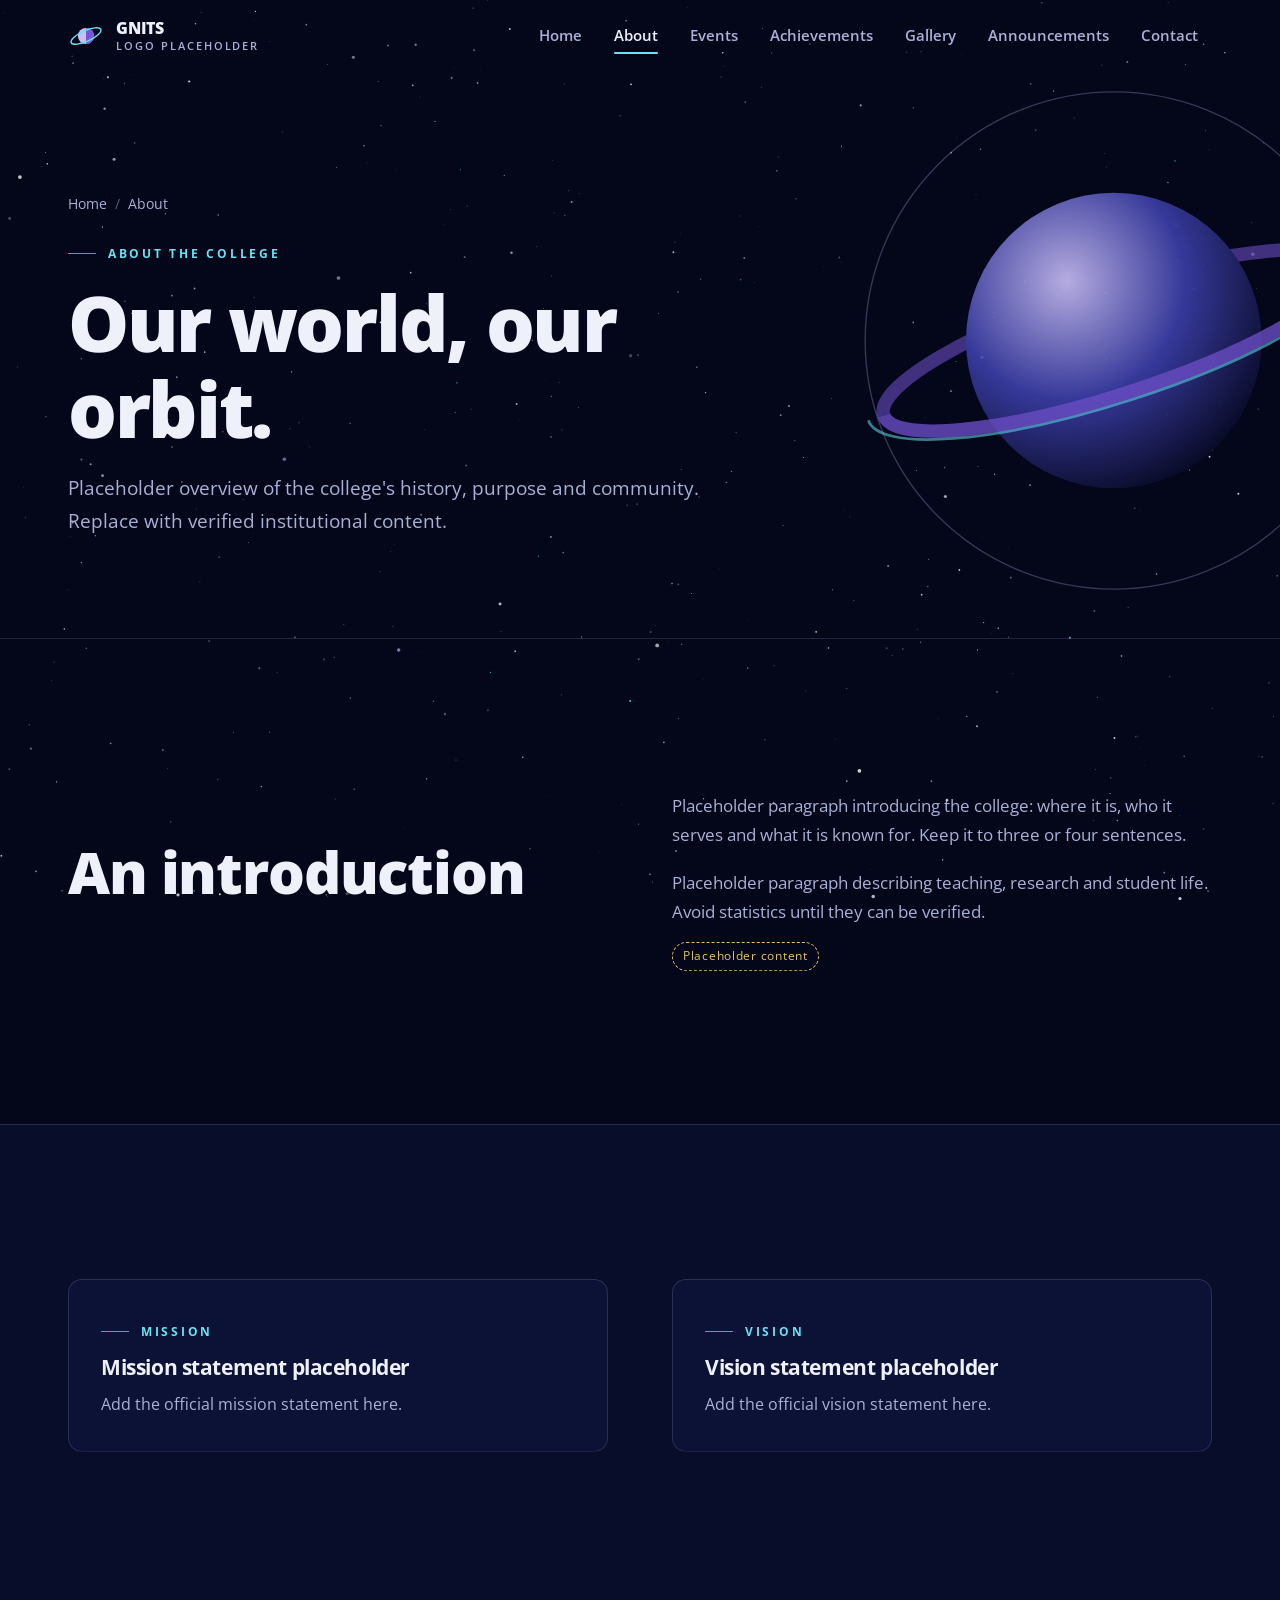
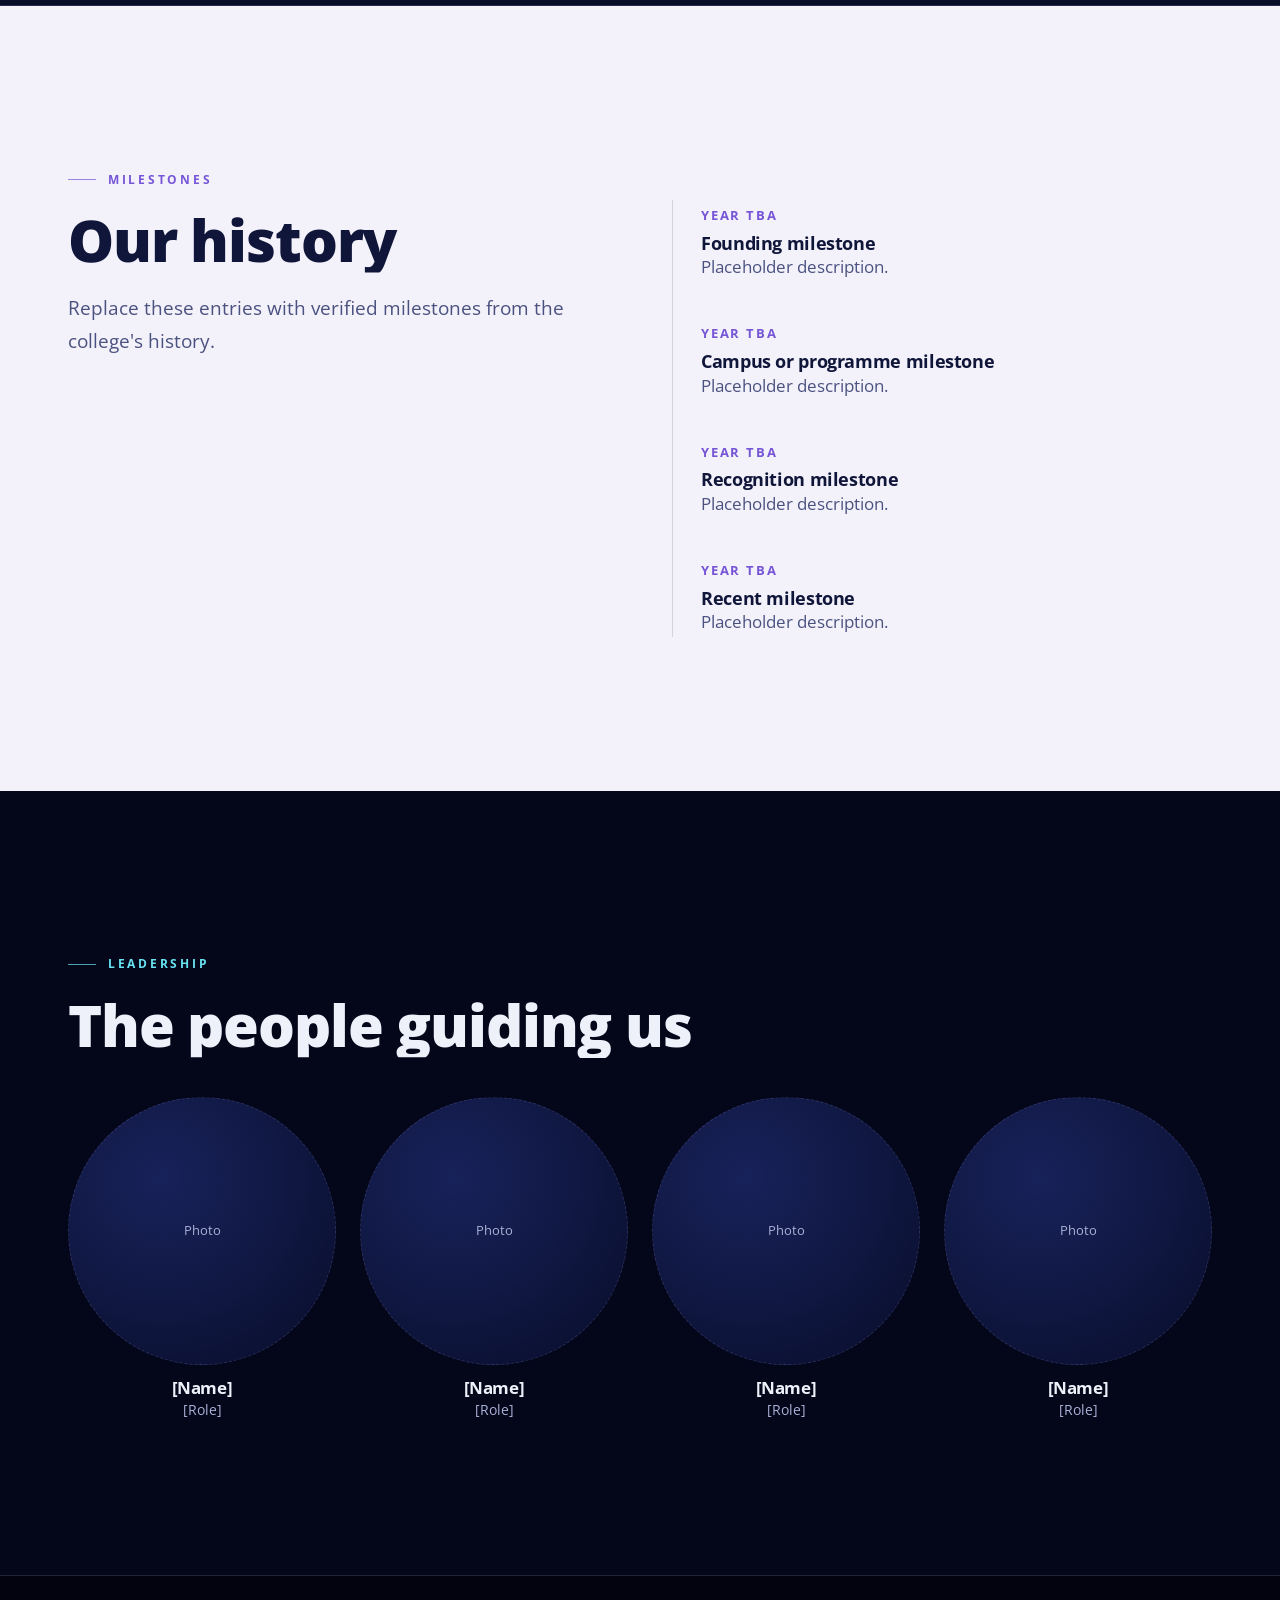
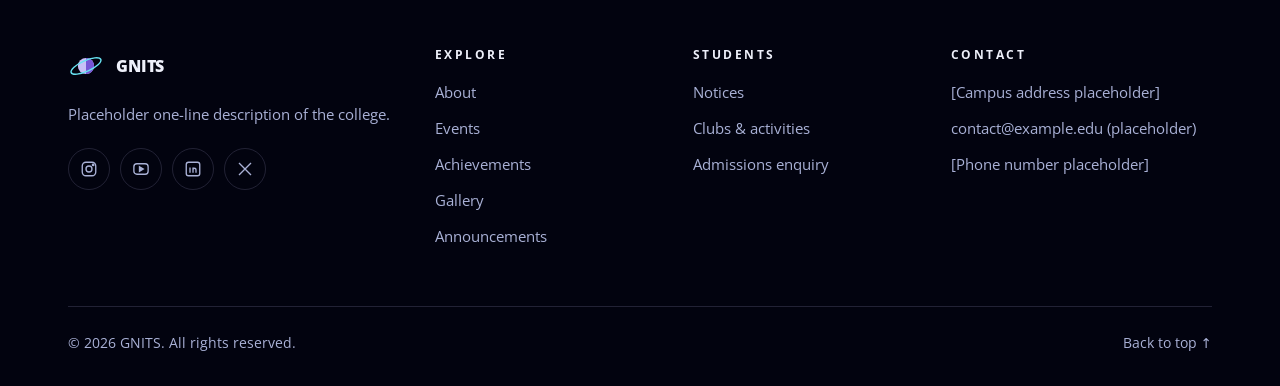
<file: about.html>
<!doctype html>
<html lang="en">
<head>
  <meta charset="utf-8">
  <meta name="viewport" content="width=device-width, initial-scale=1">
  <title>About — GNITS</title>
  <meta name="description" content="Placeholder description for GNITS: programmes, events, announcements and campus life.">
  <meta name="theme-color" content="#04061a">
  <link rel="icon" href="assets/img/favicon.svg" type="image/svg+xml">
  <link rel="preconnect" href="https://fonts.googleapis.com">
  <link rel="preconnect" href="https://fonts.gstatic.com" crossorigin>
  <link href="https://fonts.googleapis.com/css2?family=Open+Sans:wght@300..800&display=swap" rel="stylesheet">
  <link rel="stylesheet" href="assets/css/style.css">
  <script>
    // Hide reveal targets only when JS runs; fail open if main.js never initialises.
    document.documentElement.classList.add('js');
    setTimeout(function () { if (!window.__celestialReady) document.documentElement.classList.remove('js'); }, 2500);
  </script>
  <script src="assets/js/main.js" defer></script>
</head>
<body>
  <a class="skip-link" href="#main">Skip to content</a>
  <canvas class="starfield" aria-hidden="true"></canvas>

  <header class="site-header">
    <div class="container">
      <a class="brand" href="index.html" aria-label="GNITS home">
        <svg viewBox="0 0 40 40" aria-hidden="true"><circle cx="20" cy="20" r="9" fill="#c9bff7"/><path d="M20 11a9 9 0 0 1 0 18z" fill="#7655d6"/><ellipse cx="20" cy="20" rx="18" ry="6" fill="none" stroke="#67e3f2" stroke-width="1.6" transform="rotate(-24 20 20)"/></svg>
        <span class="brand-name">GNITS<small>Logo placeholder</small></span>
      </a>
      <button class="nav-toggle" type="button" aria-expanded="false" aria-controls="site-nav" aria-label="Open menu"><span></span><span></span><span></span></button>
      <nav class="site-nav" id="site-nav" aria-label="Main">
        <ul class="nav-list">
          <li><a href="index.html">Home</a></li>
          <li><a href="about.html" aria-current="page">About</a></li>
          <li><a href="events.html">Events</a></li>
          <li><a href="achievements.html">Achievements</a></li>
          <li><a href="gallery.html">Gallery</a></li>
          <li><a href="announcements.html">Announcements</a></li>
          <li><a href="contact.html">Contact</a></li>
        </ul>
      </nav>
    </div>
  </header>

  <main id="main">
    <section class="page-hero" id="top">
      <svg class="deco" viewBox="0 0 400 400" data-inview aria-hidden="true">
        <defs><radialGradient id="dp" cx="34%" cy="30%" r="80%"><stop offset="0" stop-color="#c9bff7"/><stop offset=".5" stop-color="#3c3fa8"/><stop offset="1" stop-color="#04061a"/></radialGradient></defs>
        <circle class="draw" pathLength="1" cx="200" cy="200" r="185" fill="none" stroke="#c9bff7" stroke-opacity=".3"/>
        <g transform="rotate(-18 200 200)" fill="none"><path d="M20 200 A180 40 0 0 1 380 200" stroke="#7655d6" stroke-opacity=".6" stroke-width="10"/></g>
        <circle class="pop" cx="200" cy="200" r="110" fill="url(#dp)"/>
        <g transform="rotate(-18 200 200)" fill="none"><path d="M20 200 A180 40 0 0 0 380 200" stroke="#7655d6" stroke-opacity=".8" stroke-width="10"/><path d="M8 200 A192 46 0 0 0 392 200" stroke="#67e3f2" stroke-opacity=".6" stroke-width="2"/></g>
      </svg>
      <div class="container">
        <ol class="breadcrumb" data-reveal="fade"><li><a href="index.html">Home</a></li><li aria-current="page">About</li></ol>
        <p class="eyebrow" data-reveal style="--d:1;margin-top:28px">About the college</p>
        <h1 data-reveal style="--d:2">Our world, our orbit.</h1>
        <p class="lead" data-reveal style="--d:3">Placeholder overview of the college's history, purpose and community. Replace with verified institutional content.</p>
      </div>
    </section>

    <section class="section">
      <div class="container two-col">
        <div>
          <p class="eyebrow" data-reveal>Who we are</p>
          <h2 class="h-section" data-reveal style="--d:1">An introduction</h2>
        </div>
        <div class="prose" data-reveal style="--d:2">
          <p>Placeholder paragraph introducing the college: where it is, who it serves and what it is known for. Keep it to three or four sentences.</p>
          <p>Placeholder paragraph describing teaching, research and student life. Avoid statistics until they can be verified.</p>
          <span class="placeholder-note">Placeholder content</span>
        </div>
      </div>
    </section>

    <section class="section band">
      <div class="container two-col" data-stagger>
        <div class="panel" data-reveal><p class="eyebrow">Mission</p><h3 style="margin-top:14px">Mission statement placeholder</h3><p class="lead" style="margin-top:8px;font-size:1rem">Add the official mission statement here.</p></div>
        <div class="panel" data-reveal><p class="eyebrow">Vision</p><h3 style="margin-top:14px">Vision statement placeholder</h3><p class="lead" style="margin-top:8px;font-size:1rem">Add the official vision statement here.</p></div>
      </div>
    </section>

    <section class="section on-light">
      <div class="container two-col">
        <div>
          <p class="eyebrow" data-reveal>Milestones</p>
          <h2 class="h-section" data-reveal style="--d:1">Our history</h2>
          <p class="lead" data-reveal style="--d:2">Replace these entries with verified milestones from the college's history.</p>
        </div>
        <ol class="timeline" data-stagger>
          <li data-reveal><span class="when">Year TBA</span><h3>Founding milestone</h3><p>Placeholder description.</p></li>
          <li data-reveal><span class="when">Year TBA</span><h3>Campus or programme milestone</h3><p>Placeholder description.</p></li>
          <li data-reveal><span class="when">Year TBA</span><h3>Recognition milestone</h3><p>Placeholder description.</p></li>
          <li data-reveal><span class="when">Year TBA</span><h3>Recent milestone</h3><p>Placeholder description.</p></li>
        </ol>
      </div>
    </section>

    <section class="section">
      <div class="container">
        <p class="eyebrow" data-reveal>Leadership</p>
        <h2 class="h-section" data-reveal style="--d:1">The people guiding us</h2>
        <div class="people" data-stagger>
          <div class="person" data-reveal><div class="avatar">Photo</div><h3>[Name]</h3><p>[Role]</p></div>
          <div class="person" data-reveal><div class="avatar">Photo</div><h3>[Name]</h3><p>[Role]</p></div>
          <div class="person" data-reveal><div class="avatar">Photo</div><h3>[Name]</h3><p>[Role]</p></div>
          <div class="person" data-reveal><div class="avatar">Photo</div><h3>[Name]</h3><p>[Role]</p></div>
        </div>
      </div>
    </section>
  </main>

  <footer class="site-footer">
    <div class="container">
      <div class="footer-grid">
        <div>
          <a class="brand" href="index.html" aria-label="GNITS home">
            <svg viewBox="0 0 40 40" aria-hidden="true"><circle cx="20" cy="20" r="9" fill="#c9bff7"/><path d="M20 11a9 9 0 0 1 0 18z" fill="#7655d6"/><ellipse cx="20" cy="20" rx="18" ry="6" fill="none" stroke="#67e3f2" stroke-width="1.6" transform="rotate(-24 20 20)"/></svg>
            <span class="brand-name">GNITS</span>
          </a>
          <p>Placeholder one-line description of the college.</p>
          <div class="social">
            <a href="#" aria-label="Instagram (link to be added)"><svg viewBox="0 0 24 24" fill="none" stroke="currentColor" stroke-width="1.8" aria-hidden="true"><rect x="3" y="3" width="18" height="18" rx="5"/><circle cx="12" cy="12" r="4"/><circle cx="17.5" cy="6.5" r="1" fill="currentColor"/></svg></a>
            <a href="#" aria-label="YouTube (link to be added)"><svg viewBox="0 0 24 24" fill="none" stroke="currentColor" stroke-width="1.8" aria-hidden="true"><rect x="2.5" y="5" width="19" height="14" rx="4"/><path d="M10 9l5 3-5 3z" fill="currentColor"/></svg></a>
            <a href="#" aria-label="LinkedIn (link to be added)"><svg viewBox="0 0 24 24" fill="none" stroke="currentColor" stroke-width="1.8" aria-hidden="true"><rect x="3" y="3" width="18" height="18" rx="3"/><path d="M8 10v7M8 7v.01M12 17v-4a2 2 0 0 1 4 0v4M12 10v7"/></svg></a>
            <a href="#" aria-label="X (link to be added)"><svg viewBox="0 0 24 24" fill="none" stroke="currentColor" stroke-width="1.8" aria-hidden="true"><path d="M4 4l16 16M20 4L4 20"/></svg></a>
          </div>
        </div>
        <div>
          <h2>Explore</h2>
          <ul><li><a href="about.html">About</a></li><li><a href="events.html">Events</a></li><li><a href="achievements.html">Achievements</a></li><li><a href="gallery.html">Gallery</a></li><li><a href="announcements.html">Announcements</a></li></ul>
        </div>
        <div>
          <h2>Students</h2>
          <ul><li><a href="announcements.html">Notices</a></li><li><a href="events.html">Clubs &amp; activities</a></li><li><a href="contact.html">Admissions enquiry</a></li></ul>
        </div>
        <div>
          <h2>Contact</h2>
          <ul>
            <li>[Campus address placeholder]</li>
            <li><a href="mailto:contact@example.edu">contact@example.edu</a> (placeholder)</li>
            <li>[Phone number placeholder]</li>
          </ul>
        </div>
      </div>
      <div class="footer-bottom">
        <p>© <span data-year>2026</span> GNITS. All rights reserved.</p>
        <p><a href="#top">Back to top ↑</a></p>
      </div>
    </div>
  </footer>
</body>
</html>
</file>
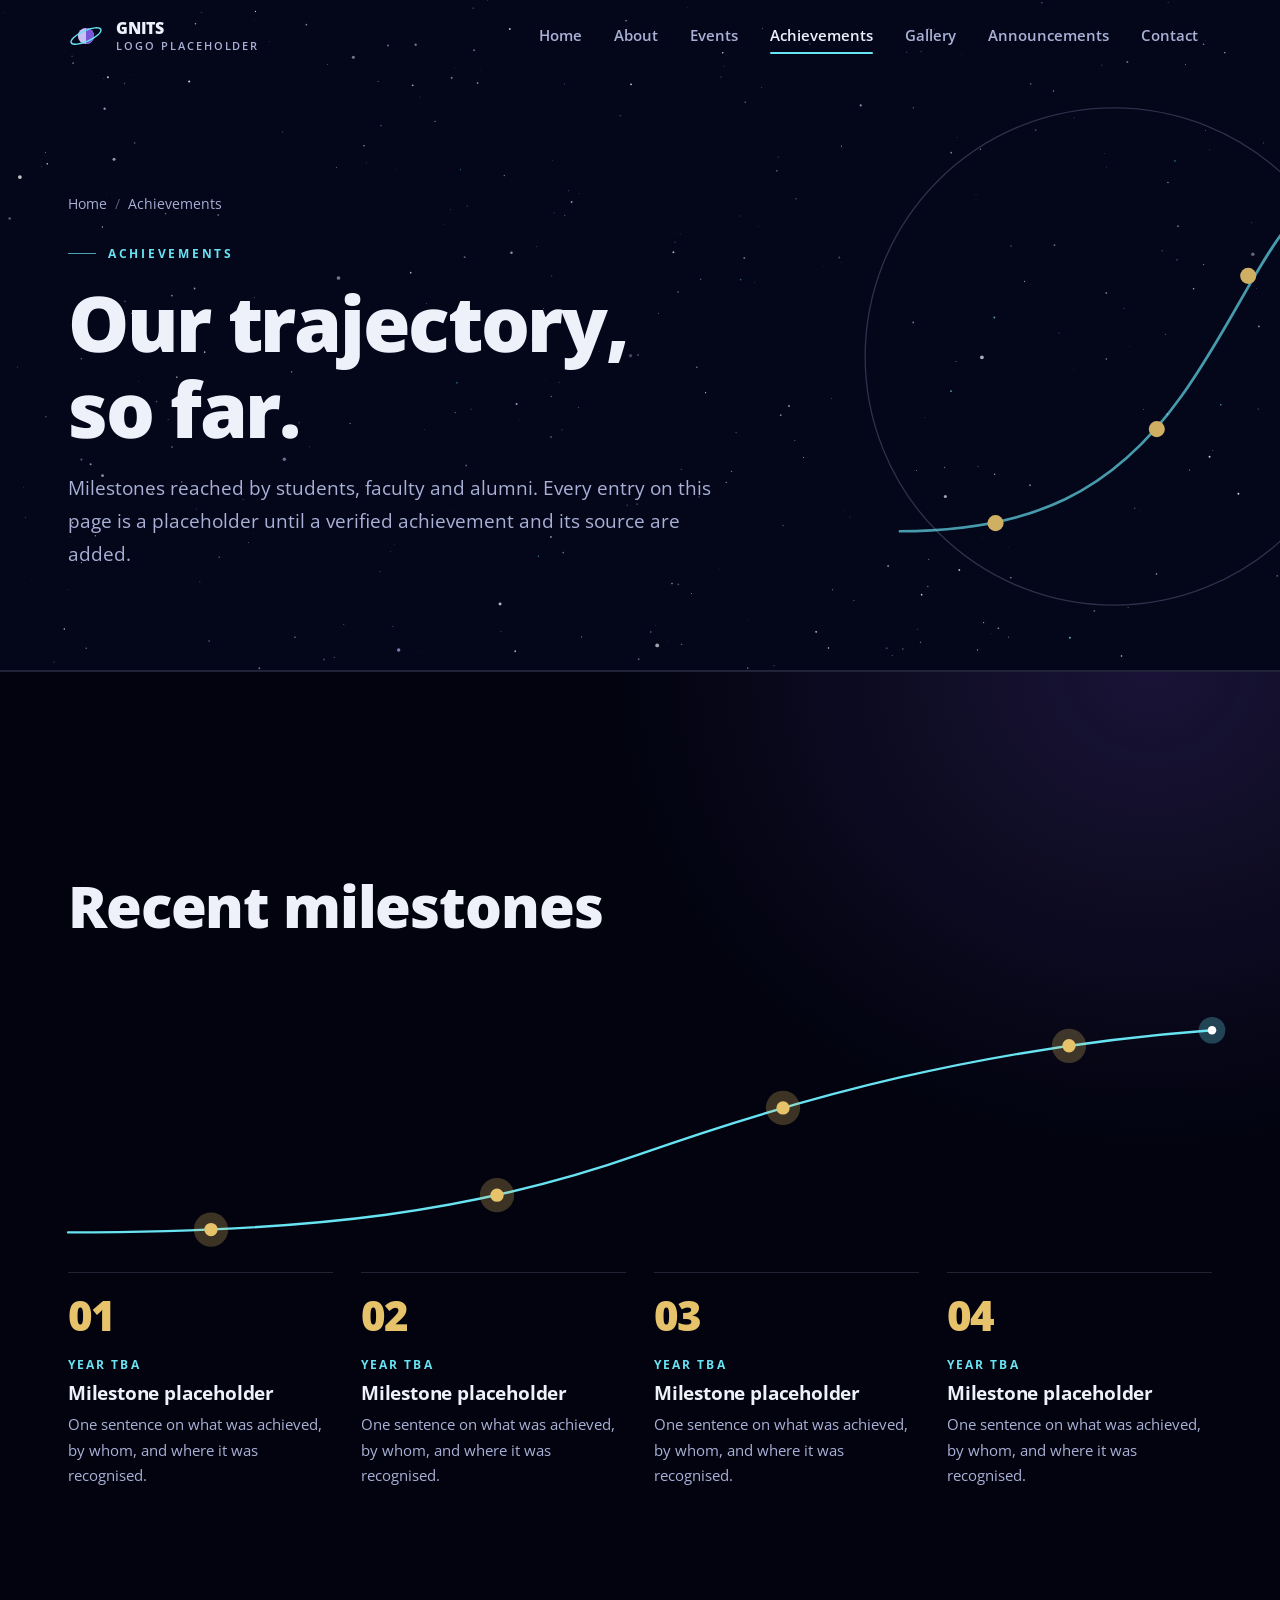
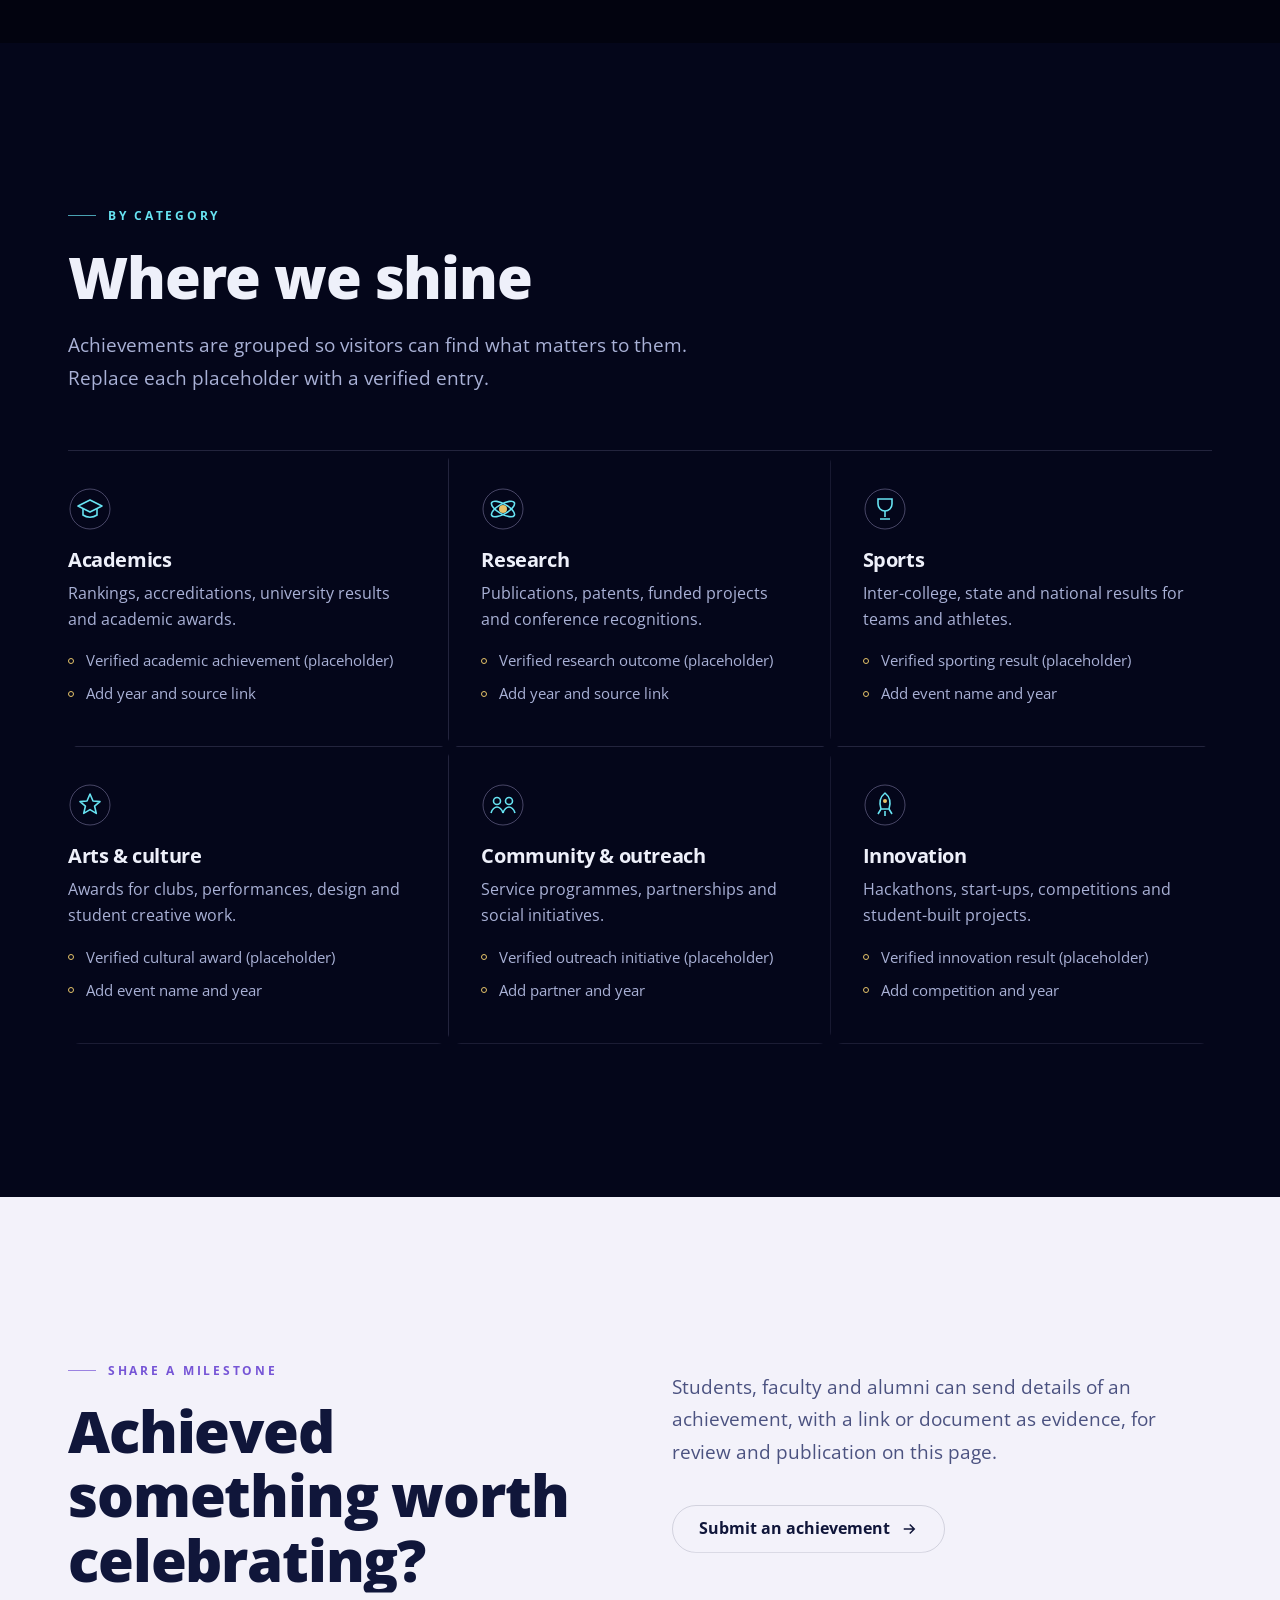
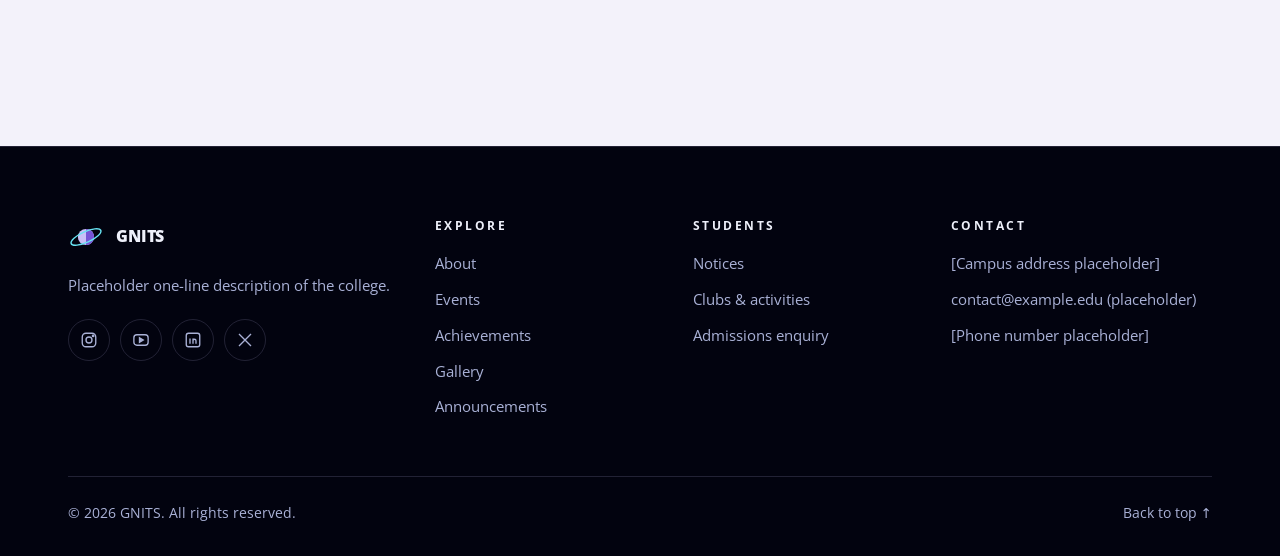
<file: achievements.html>
<!doctype html>
<html lang="en">
<head>
  <meta charset="utf-8">
  <meta name="viewport" content="width=device-width, initial-scale=1">
  <title>Achievements — GNITS</title>
  <meta name="description" content="Placeholder description for GNITS: programmes, events, announcements and campus life.">
  <meta name="theme-color" content="#04061a">
  <link rel="icon" href="assets/img/favicon.svg" type="image/svg+xml">
  <link rel="preconnect" href="https://fonts.googleapis.com">
  <link rel="preconnect" href="https://fonts.gstatic.com" crossorigin>
  <link href="https://fonts.googleapis.com/css2?family=Open+Sans:wght@300..800&display=swap" rel="stylesheet">
  <link rel="stylesheet" href="assets/css/style.css">
  <script>
    // Hide reveal targets only when JS runs; fail open if main.js never initialises.
    document.documentElement.classList.add('js');
    setTimeout(function () { if (!window.__celestialReady) document.documentElement.classList.remove('js'); }, 2500);
  </script>
  <script src="assets/js/main.js" defer></script>
</head>
<body>
  <a class="skip-link" href="#main">Skip to content</a>
  <canvas class="starfield" aria-hidden="true"></canvas>

  <header class="site-header">
    <div class="container">
      <a class="brand" href="index.html" aria-label="GNITS home">
        <svg viewBox="0 0 40 40" aria-hidden="true"><circle cx="20" cy="20" r="9" fill="#c9bff7"/><path d="M20 11a9 9 0 0 1 0 18z" fill="#7655d6"/><ellipse cx="20" cy="20" rx="18" ry="6" fill="none" stroke="#67e3f2" stroke-width="1.6" transform="rotate(-24 20 20)"/></svg>
        <span class="brand-name">GNITS<small>Logo placeholder</small></span>
      </a>
      <button class="nav-toggle" type="button" aria-expanded="false" aria-controls="site-nav" aria-label="Open menu"><span></span><span></span><span></span></button>
      <nav class="site-nav" id="site-nav" aria-label="Main">
        <ul class="nav-list">
          <li><a href="index.html">Home</a></li>
          <li><a href="about.html">About</a></li>
          <li><a href="events.html">Events</a></li>
          <li><a href="achievements.html" aria-current="page">Achievements</a></li>
          <li><a href="gallery.html">Gallery</a></li>
          <li><a href="announcements.html">Announcements</a></li>
          <li><a href="contact.html">Contact</a></li>
        </ul>
      </nav>
    </div>
  </header>

  <main id="main">
    <section class="page-hero" id="top">
      <svg class="deco" viewBox="0 0 400 400" data-inview aria-hidden="true">
        <circle class="draw" pathLength="1" cx="200" cy="200" r="185" fill="none" stroke="#c9bff7" stroke-opacity=".25"/>
        <path class="draw" pathLength="1" d="M40 330 C 140 330 200 300 250 230 S 320 90 370 70" fill="none" stroke="#67e3f2" stroke-opacity=".75" stroke-width="2" style="--d:2"/>
        <circle class="pop" cx="112" cy="324" r="6" fill="#e6c36a" style="--d:2"/><circle class="pop" cx="232" cy="254" r="6" fill="#e6c36a" style="--d:4"/>
        <circle class="pop" cx="300" cy="140" r="6" fill="#e6c36a" style="--d:6"/><circle class="pop" cx="370" cy="70" r="4" fill="#fff" style="--d:8"/>
      </svg>
      <div class="container">
        <ol class="breadcrumb" data-reveal="fade"><li><a href="index.html">Home</a></li><li aria-current="page">Achievements</li></ol>
        <p class="eyebrow" data-reveal style="--d:1;margin-top:28px">Achievements</p>
        <h1 data-reveal style="--d:2">Our trajectory, so far.</h1>
        <p class="lead" data-reveal style="--d:3">Milestones reached by students, faculty and alumni. Every entry on this page is a placeholder until a verified achievement and its source are added.</p>
      </div>
    </section>

    <section class="section trajectory" data-trajectory>
      <div class="container">
        <div class="traj-head">
          <p class="eyebrow" data-reveal>Highlights</p>
          <h2 class="h-section" data-reveal style="--d:1">Recent milestones</h2>
        </div>
        <div class="traj" data-traj>
          <svg class="traj-svg" viewBox="0 0 1200 240" aria-hidden="true">
            <path class="traj-guide" d="M0 228 C 260 228 430 206 600 146 S 960 34 1200 16"/>
            <path class="traj-path" d="M0 228 C 260 228 430 206 600 146 S 960 34 1200 16"/>
            <g class="traj-node" data-x="150"><circle class="halo" r="18"/><circle class="core" r="6"/></g>
            <g class="traj-node" data-x="450"><circle class="halo" r="18"/><circle class="core" r="6"/></g>
            <g class="traj-node" data-x="750"><circle class="halo" r="18"/><circle class="core" r="6"/></g>
            <g class="traj-node" data-x="1050"><circle class="halo" r="18"/><circle class="core" r="6"/></g>
            <g class="traj-probe"><circle r="14" class="probe-glow"/><circle r="4.5" class="probe-core"/></g>
          </svg>
          <ol class="milestones">
            <li><span class="m-index">01</span><p class="m-cat">Year TBA</p><h3>Milestone placeholder</h3><p>One sentence on what was achieved, by whom, and where it was recognised.</p></li>
            <li><span class="m-index">02</span><p class="m-cat">Year TBA</p><h3>Milestone placeholder</h3><p>One sentence on what was achieved, by whom, and where it was recognised.</p></li>
            <li><span class="m-index">03</span><p class="m-cat">Year TBA</p><h3>Milestone placeholder</h3><p>One sentence on what was achieved, by whom, and where it was recognised.</p></li>
            <li><span class="m-index">04</span><p class="m-cat">Year TBA</p><h3>Milestone placeholder</h3><p>One sentence on what was achieved, by whom, and where it was recognised.</p></li>
          </ol>
        </div>
      </div>
    </section>

    <section class="section">
      <div class="container">
        <p class="eyebrow" data-reveal>By category</p>
        <h2 class="h-section" data-reveal style="--d:1" >Where we shine</h2>
        <p class="lead" data-reveal style="--d:2" >Achievements are grouped so visitors can find what matters to them. Replace each placeholder with a verified entry.</p>
        <div class="ach-grid" data-stagger style="margin-top:56px">
          <article class="ach-cat" data-reveal>
            <svg viewBox="0 0 44 44" fill="none" aria-hidden="true"><circle cx="22" cy="22" r="20" stroke="#c9bff7" stroke-opacity=".35"/><path d="M10 19l12-6 12 6-12 6z" stroke="#67e3f2" stroke-width="1.6" stroke-linejoin="round"/><path d="M15 22v6c4 3 10 3 14 0v-6" stroke="#67e3f2" stroke-width="1.6"/></svg>
            <h3>Academics</h3>
            <p>Rankings, accreditations, university results and academic awards.</p>
            <ul><li>Verified academic achievement (placeholder)</li><li>Add year and source link</li></ul>
          </article>
          <article class="ach-cat" data-reveal>
            <svg viewBox="0 0 44 44" fill="none" aria-hidden="true"><circle cx="22" cy="22" r="20" stroke="#c9bff7" stroke-opacity=".35"/><circle cx="22" cy="22" r="4" fill="#e6c36a"/><ellipse cx="22" cy="22" rx="13" ry="5" stroke="#67e3f2" stroke-width="1.6" transform="rotate(30 22 22)"/><ellipse cx="22" cy="22" rx="13" ry="5" stroke="#67e3f2" stroke-width="1.6" transform="rotate(-30 22 22)"/></svg>
            <h3>Research</h3>
            <p>Publications, patents, funded projects and conference recognitions.</p>
            <ul><li>Verified research outcome (placeholder)</li><li>Add year and source link</li></ul>
          </article>
          <article class="ach-cat" data-reveal>
            <svg viewBox="0 0 44 44" fill="none" aria-hidden="true"><circle cx="22" cy="22" r="20" stroke="#c9bff7" stroke-opacity=".35"/><path d="M15 12h14v5a7 7 0 0 1-14 0z" stroke="#67e3f2" stroke-width="1.6"/><path d="M22 24v6M17 32h10" stroke="#67e3f2" stroke-width="1.6"/></svg>
            <h3>Sports</h3>
            <p>Inter-college, state and national results for teams and athletes.</p>
            <ul><li>Verified sporting result (placeholder)</li><li>Add event name and year</li></ul>
          </article>
          <article class="ach-cat" data-reveal>
            <svg viewBox="0 0 44 44" fill="none" aria-hidden="true"><circle cx="22" cy="22" r="20" stroke="#c9bff7" stroke-opacity=".35"/><path d="M22 11l3 7 7 .6-5.4 4.6 1.7 7.2L22 26.6l-6.3 3.8 1.7-7.2L12 18.6l7-.6z" stroke="#67e3f2" stroke-width="1.6" stroke-linejoin="round"/></svg>
            <h3>Arts &amp; culture</h3>
            <p>Awards for clubs, performances, design and student creative work.</p>
            <ul><li>Verified cultural award (placeholder)</li><li>Add event name and year</li></ul>
          </article>
          <article class="ach-cat" data-reveal>
            <svg viewBox="0 0 44 44" fill="none" aria-hidden="true"><circle cx="22" cy="22" r="20" stroke="#c9bff7" stroke-opacity=".35"/><circle cx="16" cy="18" r="3.5" stroke="#67e3f2" stroke-width="1.6"/><circle cx="28" cy="18" r="3.5" stroke="#67e3f2" stroke-width="1.6"/><path d="M10 30c1-4 4-6 6-6s5 2 6 6M22 30c1-4 4-6 6-6s5 2 6 6" stroke="#67e3f2" stroke-width="1.6"/></svg>
            <h3>Community &amp; outreach</h3>
            <p>Service programmes, partnerships and social initiatives.</p>
            <ul><li>Verified outreach initiative (placeholder)</li><li>Add partner and year</li></ul>
          </article>
          <article class="ach-cat" data-reveal>
            <svg viewBox="0 0 44 44" fill="none" aria-hidden="true"><circle cx="22" cy="22" r="20" stroke="#c9bff7" stroke-opacity=".35"/><path d="M22 10c5 4 6 10 4 16h-8c-2-6-1-12 4-16z" stroke="#67e3f2" stroke-width="1.6" stroke-linejoin="round"/><circle cx="22" cy="18" r="2" fill="#e6c36a"/><path d="M18 26l-3 5M26 26l3 5M22 28v5" stroke="#67e3f2" stroke-width="1.6"/></svg>
            <h3>Innovation</h3>
            <p>Hackathons, start-ups, competitions and student-built projects.</p>
            <ul><li>Verified innovation result (placeholder)</li><li>Add competition and year</li></ul>
          </article>
        </div>
      </div>
    </section>

    <section class="section on-light">
      <div class="container two-col">
        <div>
          <p class="eyebrow" data-reveal>Share a milestone</p>
          <h2 class="h-section" data-reveal style="--d:1">Achieved something worth celebrating?</h2>
        </div>
        <div>
          <p class="lead" data-reveal style="--d:2">Students, faculty and alumni can send details of an achievement, with a link or document as evidence, for review and publication on this page.</p>
          <div class="btn-row" data-reveal style="--d:3"><a class="btn btn-ghost" href="contact.html">Submit an achievement
            <svg viewBox="0 0 24 24" fill="none" stroke="currentColor" stroke-width="2" aria-hidden="true"><path d="M5 12h14M13 6l6 6-6 6"/></svg></a></div>
        </div>
      </div>
    </section>
  </main>

  <footer class="site-footer">
    <div class="container">
      <div class="footer-grid">
        <div>
          <a class="brand" href="index.html" aria-label="GNITS home">
            <svg viewBox="0 0 40 40" aria-hidden="true"><circle cx="20" cy="20" r="9" fill="#c9bff7"/><path d="M20 11a9 9 0 0 1 0 18z" fill="#7655d6"/><ellipse cx="20" cy="20" rx="18" ry="6" fill="none" stroke="#67e3f2" stroke-width="1.6" transform="rotate(-24 20 20)"/></svg>
            <span class="brand-name">GNITS</span>
          </a>
          <p>Placeholder one-line description of the college.</p>
          <div class="social">
            <a href="#" aria-label="Instagram (link to be added)"><svg viewBox="0 0 24 24" fill="none" stroke="currentColor" stroke-width="1.8" aria-hidden="true"><rect x="3" y="3" width="18" height="18" rx="5"/><circle cx="12" cy="12" r="4"/><circle cx="17.5" cy="6.5" r="1" fill="currentColor"/></svg></a>
            <a href="#" aria-label="YouTube (link to be added)"><svg viewBox="0 0 24 24" fill="none" stroke="currentColor" stroke-width="1.8" aria-hidden="true"><rect x="2.5" y="5" width="19" height="14" rx="4"/><path d="M10 9l5 3-5 3z" fill="currentColor"/></svg></a>
            <a href="#" aria-label="LinkedIn (link to be added)"><svg viewBox="0 0 24 24" fill="none" stroke="currentColor" stroke-width="1.8" aria-hidden="true"><rect x="3" y="3" width="18" height="18" rx="3"/><path d="M8 10v7M8 7v.01M12 17v-4a2 2 0 0 1 4 0v4M12 10v7"/></svg></a>
            <a href="#" aria-label="X (link to be added)"><svg viewBox="0 0 24 24" fill="none" stroke="currentColor" stroke-width="1.8" aria-hidden="true"><path d="M4 4l16 16M20 4L4 20"/></svg></a>
          </div>
        </div>
        <div>
          <h2>Explore</h2>
          <ul><li><a href="about.html">About</a></li><li><a href="events.html">Events</a></li><li><a href="achievements.html">Achievements</a></li><li><a href="gallery.html">Gallery</a></li><li><a href="announcements.html">Announcements</a></li></ul>
        </div>
        <div>
          <h2>Students</h2>
          <ul><li><a href="announcements.html">Notices</a></li><li><a href="events.html">Clubs &amp; activities</a></li><li><a href="contact.html">Admissions enquiry</a></li></ul>
        </div>
        <div>
          <h2>Contact</h2>
          <ul>
            <li>[Campus address placeholder]</li>
            <li><a href="mailto:contact@example.edu">contact@example.edu</a> (placeholder)</li>
            <li>[Phone number placeholder]</li>
          </ul>
        </div>
      </div>
      <div class="footer-bottom">
        <p>© <span data-year>2026</span> GNITS. All rights reserved.</p>
        <p><a href="#top">Back to top ↑</a></p>
      </div>
    </div>
  </footer>
</body>
</html>
</file>
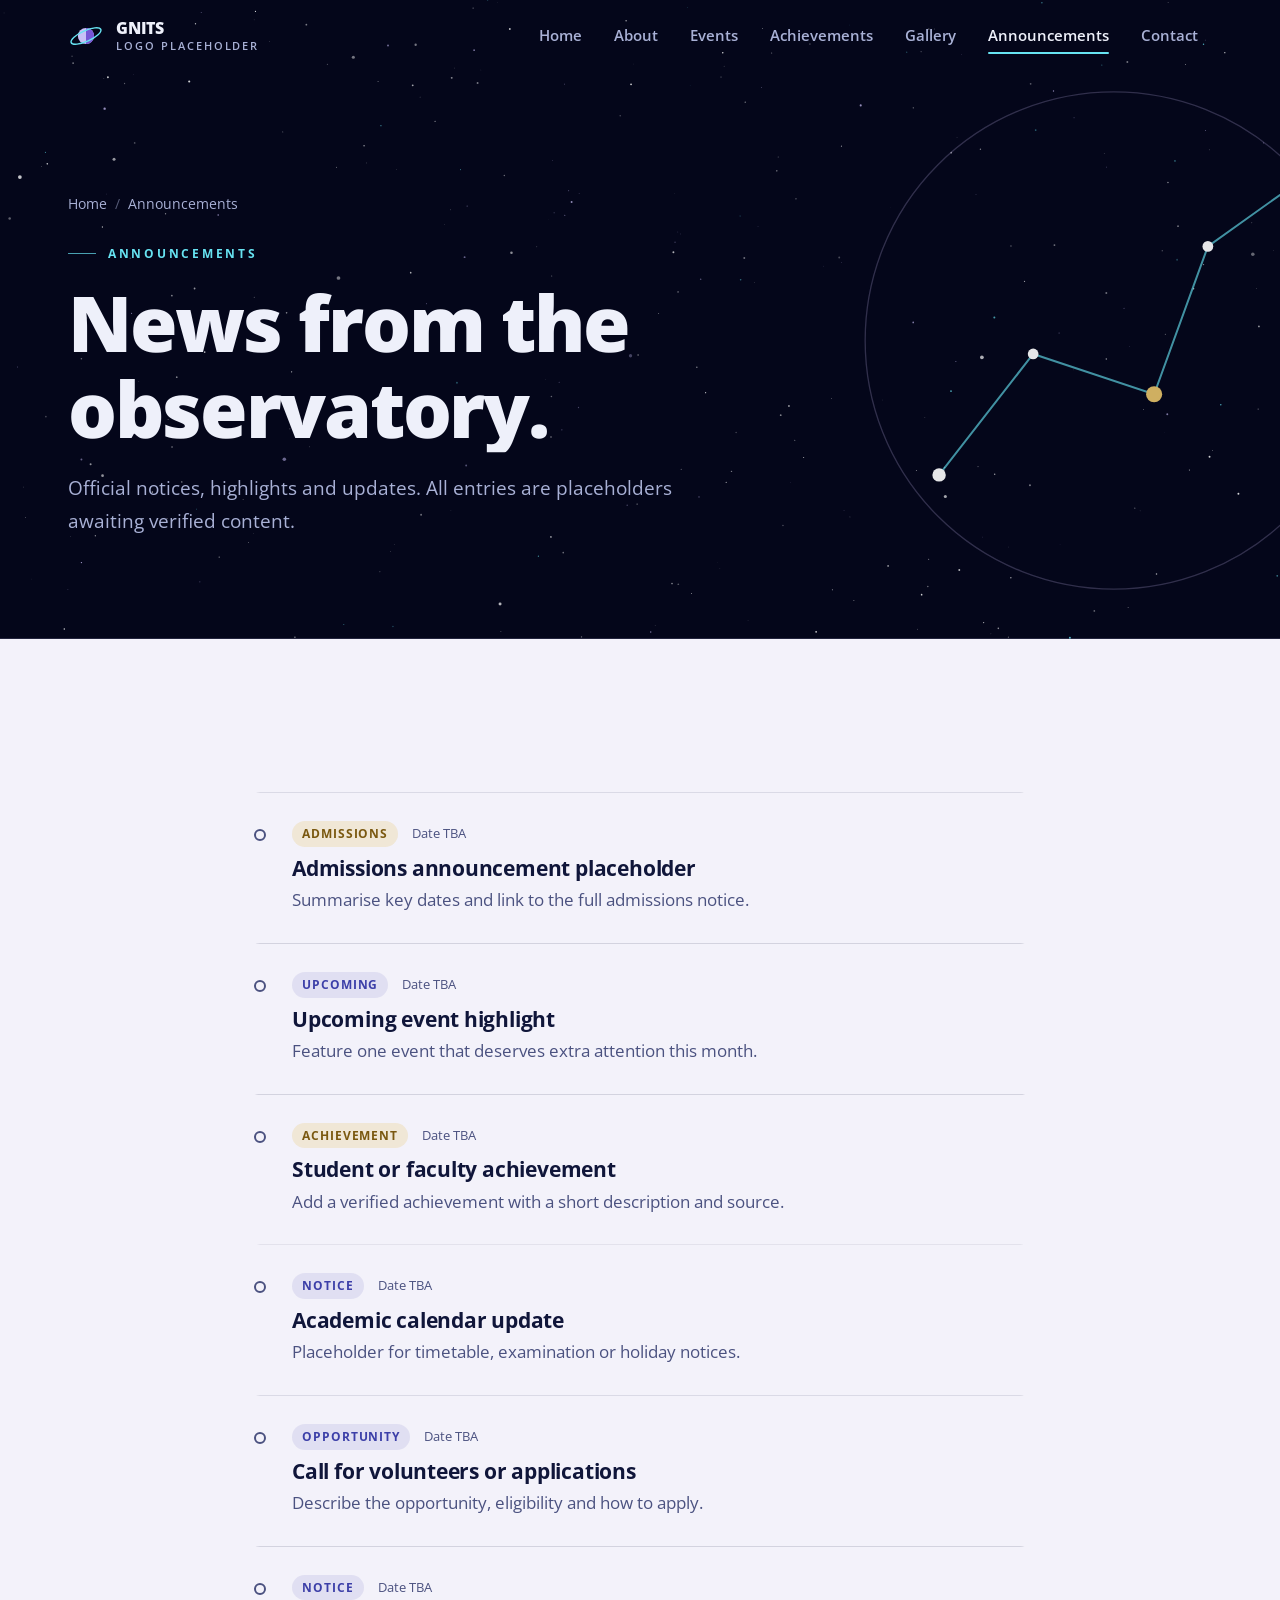
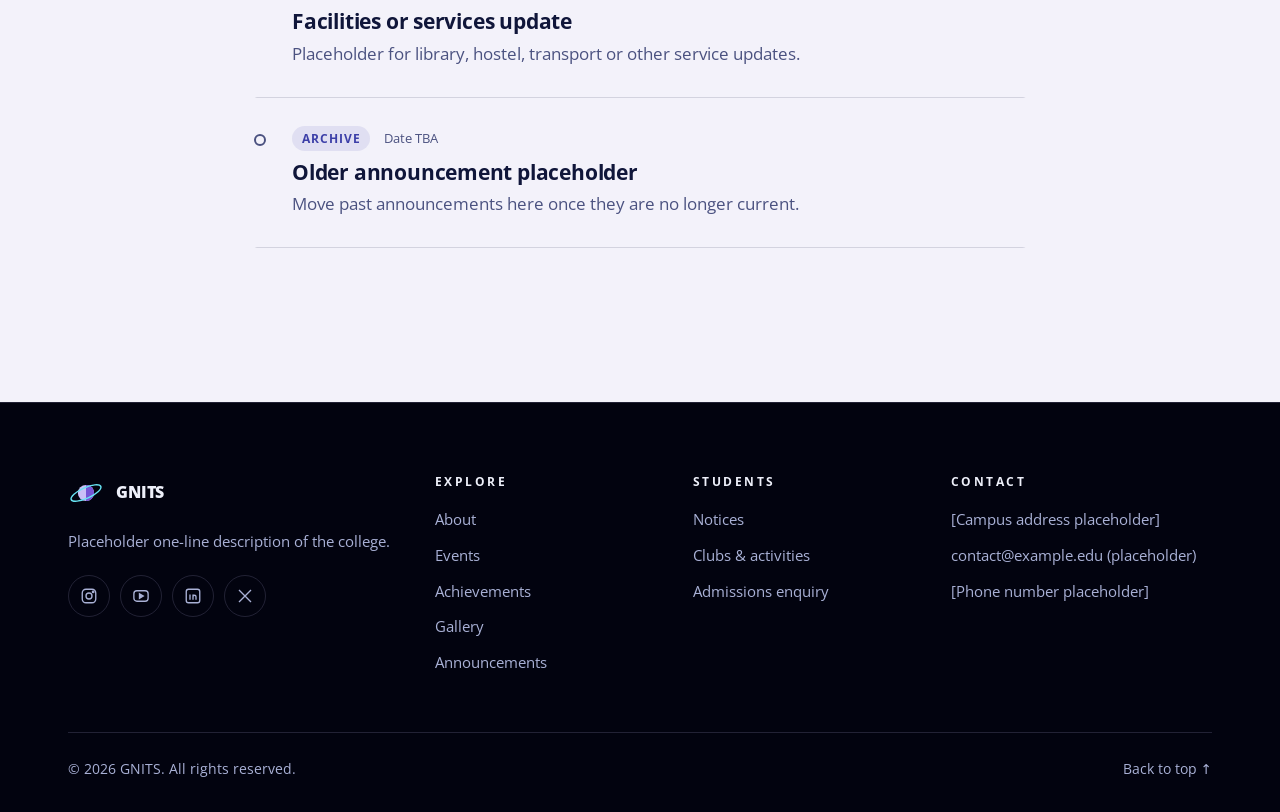
<file: announcements.html>
<!doctype html>
<html lang="en">
<head>
  <meta charset="utf-8">
  <meta name="viewport" content="width=device-width, initial-scale=1">
  <title>Announcements — GNITS</title>
  <meta name="description" content="Placeholder description for GNITS: programmes, events, announcements and campus life.">
  <meta name="theme-color" content="#04061a">
  <link rel="icon" href="assets/img/favicon.svg" type="image/svg+xml">
  <link rel="preconnect" href="https://fonts.googleapis.com">
  <link rel="preconnect" href="https://fonts.gstatic.com" crossorigin>
  <link href="https://fonts.googleapis.com/css2?family=Open+Sans:wght@300..800&display=swap" rel="stylesheet">
  <link rel="stylesheet" href="assets/css/style.css">
  <script>
    // Hide reveal targets only when JS runs; fail open if main.js never initialises.
    document.documentElement.classList.add('js');
    setTimeout(function () { if (!window.__celestialReady) document.documentElement.classList.remove('js'); }, 2500);
  </script>
  <script src="assets/js/main.js" defer></script>
</head>
<body>
  <a class="skip-link" href="#main">Skip to content</a>
  <canvas class="starfield" aria-hidden="true"></canvas>

  <header class="site-header">
    <div class="container">
      <a class="brand" href="index.html" aria-label="GNITS home">
        <svg viewBox="0 0 40 40" aria-hidden="true"><circle cx="20" cy="20" r="9" fill="#c9bff7"/><path d="M20 11a9 9 0 0 1 0 18z" fill="#7655d6"/><ellipse cx="20" cy="20" rx="18" ry="6" fill="none" stroke="#67e3f2" stroke-width="1.6" transform="rotate(-24 20 20)"/></svg>
        <span class="brand-name">GNITS<small>Logo placeholder</small></span>
      </a>
      <button class="nav-toggle" type="button" aria-expanded="false" aria-controls="site-nav" aria-label="Open menu"><span></span><span></span><span></span></button>
      <nav class="site-nav" id="site-nav" aria-label="Main">
        <ul class="nav-list">
          <li><a href="index.html">Home</a></li>
          <li><a href="about.html">About</a></li>
          <li><a href="events.html">Events</a></li>
          <li><a href="achievements.html">Achievements</a></li>
          <li><a href="gallery.html">Gallery</a></li>
          <li><a href="announcements.html" aria-current="page">Announcements</a></li>
          <li><a href="contact.html">Contact</a></li>
        </ul>
      </nav>
    </div>
  </header>

  <main id="main">
    <section class="page-hero" id="top">
      <svg class="deco" viewBox="0 0 400 400" data-inview aria-hidden="true">
        <circle class="draw" pathLength="1" cx="200" cy="200" r="185" fill="none" stroke="#c9bff7" stroke-opacity=".25"/>
        <polyline class="draw" pathLength="1" points="70,300 140,210 230,240 270,130 340,80" fill="none" stroke="#67e3f2" stroke-opacity=".7" stroke-width="1.5" style="--d:2"/>
        <circle class="pop" cx="70" cy="300" r="5" fill="#fff" style="--d:1"/><circle class="pop" cx="140" cy="210" r="4" fill="#fff" style="--d:2"/>
        <circle class="pop" cx="230" cy="240" r="6" fill="#e6c36a" style="--d:3"/><circle class="pop" cx="270" cy="130" r="4" fill="#fff" style="--d:4"/>
        <circle class="pop" cx="340" cy="80" r="7" fill="#fff" style="--d:5"/>
      </svg>
      <div class="container">
        <ol class="breadcrumb" data-reveal="fade"><li><a href="index.html">Home</a></li><li aria-current="page">Announcements</li></ol>
        <p class="eyebrow" data-reveal style="--d:1;margin-top:28px">Announcements</p>
        <h1 data-reveal style="--d:2">News from the observatory.</h1>
        <p class="lead" data-reveal style="--d:3">Official notices, highlights and updates. All entries are placeholders awaiting verified content.</p>
      </div>
    </section>

    <section class="section on-light">
      <div class="container" style="max-width:880px">
        <ol class="notice-list" style="margin-top:0">
          <li class="notice" data-reveal><div class="notice-meta"><span class="chip gold">Admissions</span><time>Date TBA</time></div><h3>Admissions announcement placeholder</h3><p>Summarise key dates and link to the full admissions notice.</p></li>
          <li class="notice" data-reveal><div class="notice-meta"><span class="chip ">Upcoming</span><time>Date TBA</time></div><h3>Upcoming event highlight</h3><p>Feature one event that deserves extra attention this month.</p></li>
          <li class="notice" data-reveal><div class="notice-meta"><span class="chip gold">Achievement</span><time>Date TBA</time></div><h3>Student or faculty achievement</h3><p>Add a verified achievement with a short description and source.</p></li>
          <li class="notice" data-reveal><div class="notice-meta"><span class="chip ">Notice</span><time>Date TBA</time></div><h3>Academic calendar update</h3><p>Placeholder for timetable, examination or holiday notices.</p></li>
          <li class="notice" data-reveal><div class="notice-meta"><span class="chip ">Opportunity</span><time>Date TBA</time></div><h3>Call for volunteers or applications</h3><p>Describe the opportunity, eligibility and how to apply.</p></li>
          <li class="notice" data-reveal><div class="notice-meta"><span class="chip ">Notice</span><time>Date TBA</time></div><h3>Facilities or services update</h3><p>Placeholder for library, hostel, transport or other service updates.</p></li>
          <li class="notice" data-reveal><div class="notice-meta"><span class="chip ">Archive</span><time>Date TBA</time></div><h3>Older announcement placeholder</h3><p>Move past announcements here once they are no longer current.</p></li>
        </ol>
      </div>
    </section>
  </main>

  <footer class="site-footer">
    <div class="container">
      <div class="footer-grid">
        <div>
          <a class="brand" href="index.html" aria-label="GNITS home">
            <svg viewBox="0 0 40 40" aria-hidden="true"><circle cx="20" cy="20" r="9" fill="#c9bff7"/><path d="M20 11a9 9 0 0 1 0 18z" fill="#7655d6"/><ellipse cx="20" cy="20" rx="18" ry="6" fill="none" stroke="#67e3f2" stroke-width="1.6" transform="rotate(-24 20 20)"/></svg>
            <span class="brand-name">GNITS</span>
          </a>
          <p>Placeholder one-line description of the college.</p>
          <div class="social">
            <a href="#" aria-label="Instagram (link to be added)"><svg viewBox="0 0 24 24" fill="none" stroke="currentColor" stroke-width="1.8" aria-hidden="true"><rect x="3" y="3" width="18" height="18" rx="5"/><circle cx="12" cy="12" r="4"/><circle cx="17.5" cy="6.5" r="1" fill="currentColor"/></svg></a>
            <a href="#" aria-label="YouTube (link to be added)"><svg viewBox="0 0 24 24" fill="none" stroke="currentColor" stroke-width="1.8" aria-hidden="true"><rect x="2.5" y="5" width="19" height="14" rx="4"/><path d="M10 9l5 3-5 3z" fill="currentColor"/></svg></a>
            <a href="#" aria-label="LinkedIn (link to be added)"><svg viewBox="0 0 24 24" fill="none" stroke="currentColor" stroke-width="1.8" aria-hidden="true"><rect x="3" y="3" width="18" height="18" rx="3"/><path d="M8 10v7M8 7v.01M12 17v-4a2 2 0 0 1 4 0v4M12 10v7"/></svg></a>
            <a href="#" aria-label="X (link to be added)"><svg viewBox="0 0 24 24" fill="none" stroke="currentColor" stroke-width="1.8" aria-hidden="true"><path d="M4 4l16 16M20 4L4 20"/></svg></a>
          </div>
        </div>
        <div>
          <h2>Explore</h2>
          <ul><li><a href="about.html">About</a></li><li><a href="events.html">Events</a></li><li><a href="achievements.html">Achievements</a></li><li><a href="gallery.html">Gallery</a></li><li><a href="announcements.html">Announcements</a></li></ul>
        </div>
        <div>
          <h2>Students</h2>
          <ul><li><a href="announcements.html">Notices</a></li><li><a href="events.html">Clubs &amp; activities</a></li><li><a href="contact.html">Admissions enquiry</a></li></ul>
        </div>
        <div>
          <h2>Contact</h2>
          <ul>
            <li>[Campus address placeholder]</li>
            <li><a href="mailto:contact@example.edu">contact@example.edu</a> (placeholder)</li>
            <li>[Phone number placeholder]</li>
          </ul>
        </div>
      </div>
      <div class="footer-bottom">
        <p>© <span data-year>2026</span> GNITS. All rights reserved.</p>
        <p><a href="#top">Back to top ↑</a></p>
      </div>
    </div>
  </footer>
</body>
</html>
</file>
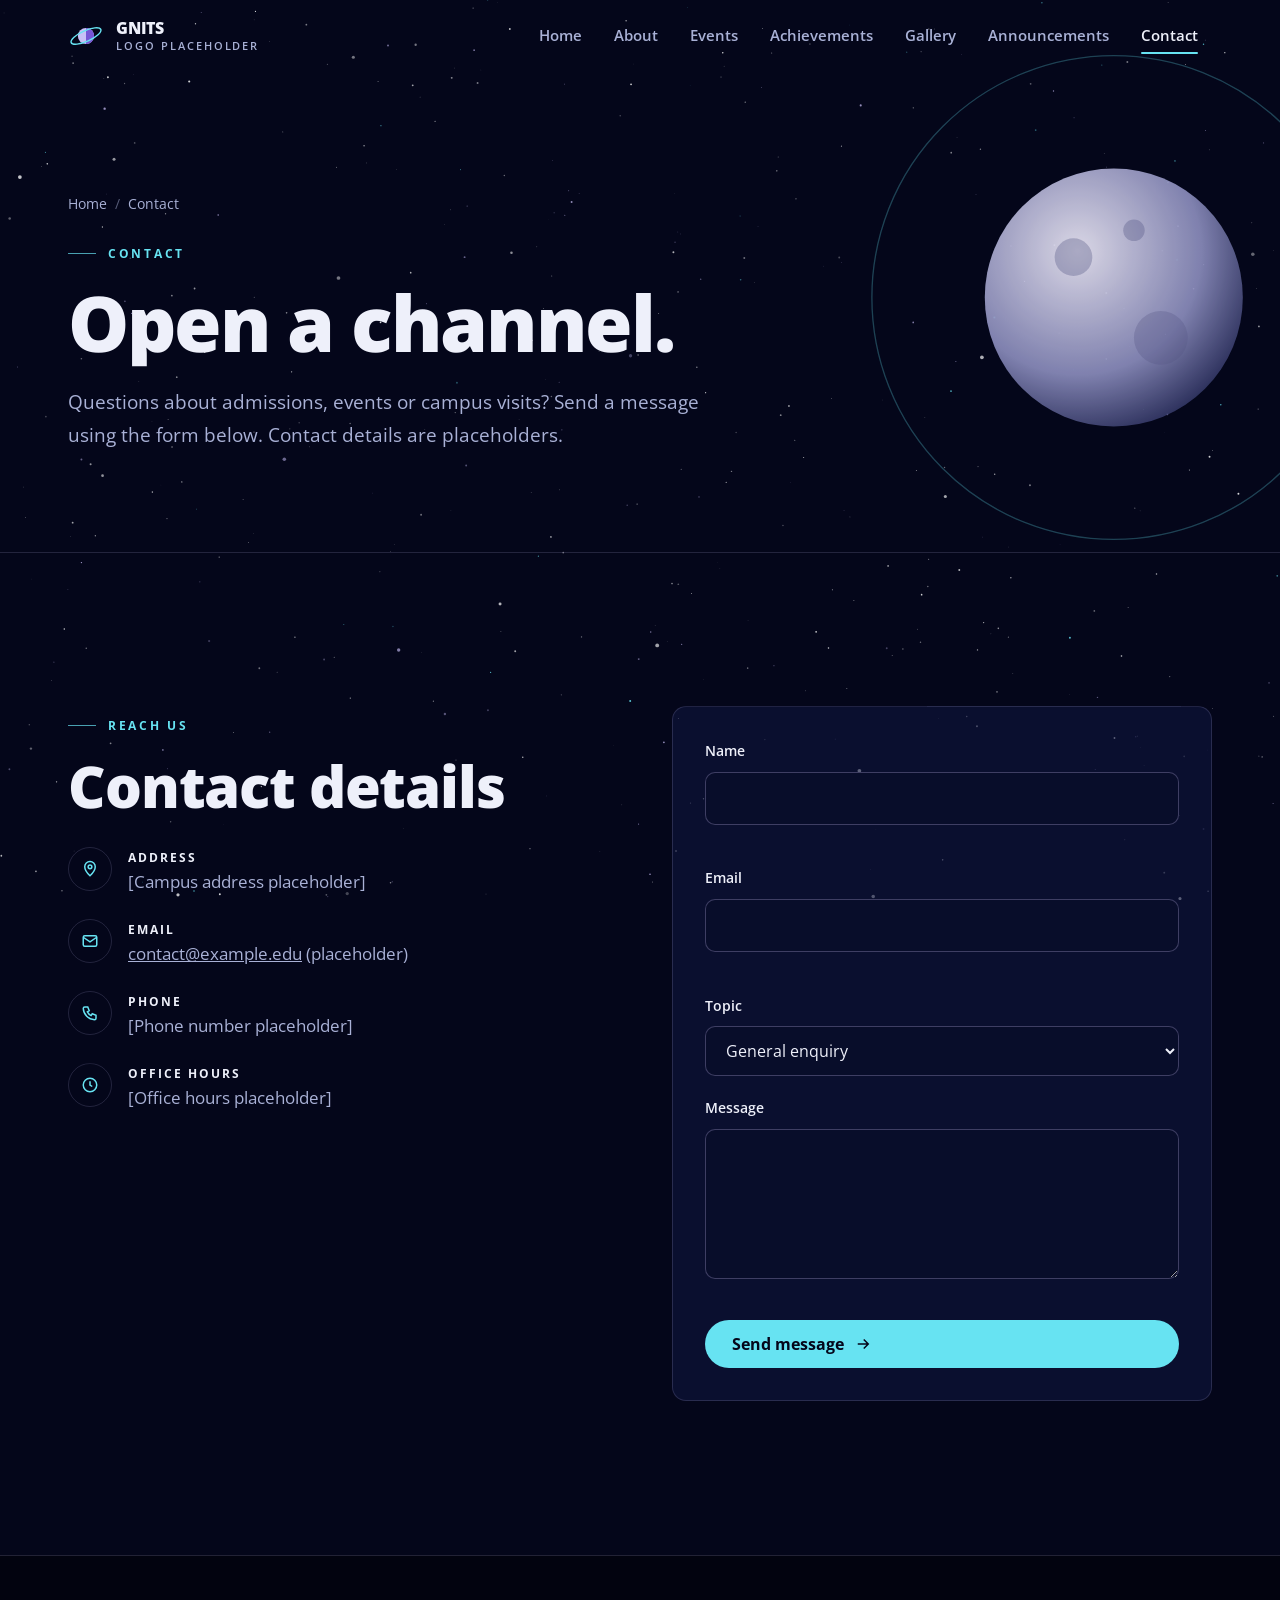
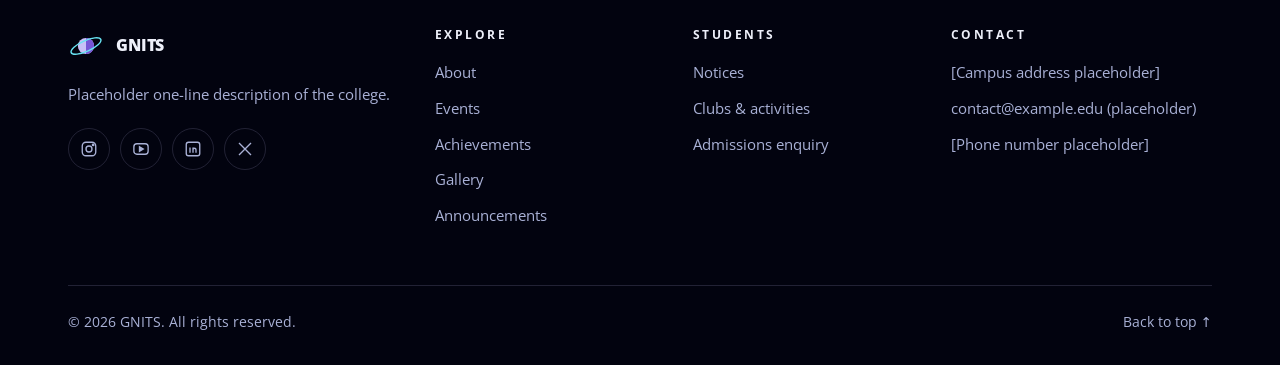
<file: contact.html>
<!doctype html>
<html lang="en">
<head>
  <meta charset="utf-8">
  <meta name="viewport" content="width=device-width, initial-scale=1">
  <title>Contact — GNITS</title>
  <meta name="description" content="Placeholder description for GNITS: programmes, events, announcements and campus life.">
  <meta name="theme-color" content="#04061a">
  <link rel="icon" href="assets/img/favicon.svg" type="image/svg+xml">
  <link rel="preconnect" href="https://fonts.googleapis.com">
  <link rel="preconnect" href="https://fonts.gstatic.com" crossorigin>
  <link href="https://fonts.googleapis.com/css2?family=Open+Sans:wght@300..800&display=swap" rel="stylesheet">
  <link rel="stylesheet" href="assets/css/style.css">
  <script>
    // Hide reveal targets only when JS runs; fail open if main.js never initialises.
    document.documentElement.classList.add('js');
    setTimeout(function () { if (!window.__celestialReady) document.documentElement.classList.remove('js'); }, 2500);
  </script>
  <script src="assets/js/main.js" defer></script>
</head>
<body>
  <a class="skip-link" href="#main">Skip to content</a>
  <canvas class="starfield" aria-hidden="true"></canvas>

  <header class="site-header">
    <div class="container">
      <a class="brand" href="index.html" aria-label="GNITS home">
        <svg viewBox="0 0 40 40" aria-hidden="true"><circle cx="20" cy="20" r="9" fill="#c9bff7"/><path d="M20 11a9 9 0 0 1 0 18z" fill="#7655d6"/><ellipse cx="20" cy="20" rx="18" ry="6" fill="none" stroke="#67e3f2" stroke-width="1.6" transform="rotate(-24 20 20)"/></svg>
        <span class="brand-name">GNITS<small>Logo placeholder</small></span>
      </a>
      <button class="nav-toggle" type="button" aria-expanded="false" aria-controls="site-nav" aria-label="Open menu"><span></span><span></span><span></span></button>
      <nav class="site-nav" id="site-nav" aria-label="Main">
        <ul class="nav-list">
          <li><a href="index.html">Home</a></li>
          <li><a href="about.html">About</a></li>
          <li><a href="events.html">Events</a></li>
          <li><a href="achievements.html">Achievements</a></li>
          <li><a href="gallery.html">Gallery</a></li>
          <li><a href="announcements.html">Announcements</a></li>
          <li><a href="contact.html" aria-current="page">Contact</a></li>
        </ul>
      </nav>
    </div>
  </header>

  <main id="main">
    <section class="page-hero" id="top">
      <svg class="deco" viewBox="0 0 400 400" data-inview aria-hidden="true">
        <defs><radialGradient id="dm" cx="36%" cy="32%" r="80%"><stop offset="0" stop-color="#f1eefc"/><stop offset=".6" stop-color="#8d8fbf"/><stop offset="1" stop-color="#1a1f4d"/></radialGradient></defs>
        <circle class="draw" pathLength="1" cx="200" cy="200" r="180" fill="none" stroke="#67e3f2" stroke-opacity=".3"/>
        <circle class="pop" cx="200" cy="200" r="96" fill="url(#dm)"/>
        <circle cx="170" cy="170" r="14" fill="#5c5f8f" opacity=".35"/><circle cx="235" cy="230" r="20" fill="#5c5f8f" opacity=".3"/><circle cx="215" cy="150" r="8" fill="#5c5f8f" opacity=".35"/>
        <g class="arm" style="transform-origin:200px 200px;animation:spin 30s linear infinite"><circle cx="380" cy="200" r="6" fill="#e6c36a"/></g>
      </svg>
      <div class="container">
        <ol class="breadcrumb" data-reveal="fade"><li><a href="index.html">Home</a></li><li aria-current="page">Contact</li></ol>
        <p class="eyebrow" data-reveal style="--d:1;margin-top:28px">Contact</p>
        <h1 data-reveal style="--d:2">Open a channel.</h1>
        <p class="lead" data-reveal style="--d:3">Questions about admissions, events or campus visits? Send a message using the form below. Contact details are placeholders.</p>
      </div>
    </section>

    <section class="section">
      <div class="container two-col">
        <div>
          <p class="eyebrow" data-reveal>Reach us</p>
          <h2 class="h-section" data-reveal style="--d:1">Contact details</h2>
          <ul class="contact-list" data-stagger>
            <li data-reveal><span class="ico"><svg viewBox="0 0 24 24" fill="none" stroke="currentColor" stroke-width="2" aria-hidden="true"><path d="M12 21s-7-6.5-7-12a7 7 0 0 1 14 0c0 5.5-7 12-7 12z"/><circle cx="12" cy="9" r="2.5"/></svg></span><div><strong>Address</strong><span>[Campus address placeholder]</span></div></li>
            <li data-reveal><span class="ico"><svg viewBox="0 0 24 24" fill="none" stroke="currentColor" stroke-width="2" aria-hidden="true"><rect x="3" y="5" width="18" height="14" rx="2"/><path d="M3 7l9 6 9-6"/></svg></span><div><strong>Email</strong><span><a href="mailto:contact@example.edu">contact@example.edu</a> (placeholder)</span></div></li>
            <li data-reveal><span class="ico"><svg viewBox="0 0 24 24" fill="none" stroke="currentColor" stroke-width="2" aria-hidden="true"><path d="M5 4h4l2 5-2.5 1.5a11 11 0 0 0 5 5L15 13l5 2v4a2 2 0 0 1-2 2A16 16 0 0 1 3 6a2 2 0 0 1 2-2"/></svg></span><div><strong>Phone</strong><span>[Phone number placeholder]</span></div></li>
            <li data-reveal><span class="ico"><svg viewBox="0 0 24 24" fill="none" stroke="currentColor" stroke-width="2" aria-hidden="true"><circle cx="12" cy="12" r="9"/><path d="M12 7v5l3 2"/></svg></span><div><strong>Office hours</strong><span>[Office hours placeholder]</span></div></li>
          </ul>
        </div>
        <div class="panel" data-reveal style="--d:2">
          <form class="form" data-contact-form novalidate>
            <div class="field"><label for="name">Name</label><input id="name" name="name" type="text" autocomplete="name" required aria-describedby="name-error"><span class="error" id="name-error" aria-live="polite"></span></div>
            <div class="field"><label for="email">Email</label><input id="email" name="email" type="email" autocomplete="email" required aria-describedby="email-error"><span class="error" id="email-error" aria-live="polite"></span></div>
            <div class="field"><label for="topic">Topic</label><select id="topic" name="topic"><option>General enquiry</option><option>Admissions</option><option>Events</option><option>Campus visit</option></select></div>
            <div class="field"><label for="message">Message</label><textarea id="message" name="message" required aria-describedby="message-error"></textarea><span class="error" id="message-error" aria-live="polite"></span></div>
            <button class="btn btn-primary" type="submit">Send message <svg viewBox="0 0 24 24" fill="none" stroke="currentColor" stroke-width="2" aria-hidden="true"><path d="M5 12h14M13 6l6 6-6 6"/></svg></button>
            <p class="form-status" role="status" tabindex="-1" hidden></p>
          </form>
        </div>
      </div>
    </section>
  </main>

  <footer class="site-footer">
    <div class="container">
      <div class="footer-grid">
        <div>
          <a class="brand" href="index.html" aria-label="GNITS home">
            <svg viewBox="0 0 40 40" aria-hidden="true"><circle cx="20" cy="20" r="9" fill="#c9bff7"/><path d="M20 11a9 9 0 0 1 0 18z" fill="#7655d6"/><ellipse cx="20" cy="20" rx="18" ry="6" fill="none" stroke="#67e3f2" stroke-width="1.6" transform="rotate(-24 20 20)"/></svg>
            <span class="brand-name">GNITS</span>
          </a>
          <p>Placeholder one-line description of the college.</p>
          <div class="social">
            <a href="#" aria-label="Instagram (link to be added)"><svg viewBox="0 0 24 24" fill="none" stroke="currentColor" stroke-width="1.8" aria-hidden="true"><rect x="3" y="3" width="18" height="18" rx="5"/><circle cx="12" cy="12" r="4"/><circle cx="17.5" cy="6.5" r="1" fill="currentColor"/></svg></a>
            <a href="#" aria-label="YouTube (link to be added)"><svg viewBox="0 0 24 24" fill="none" stroke="currentColor" stroke-width="1.8" aria-hidden="true"><rect x="2.5" y="5" width="19" height="14" rx="4"/><path d="M10 9l5 3-5 3z" fill="currentColor"/></svg></a>
            <a href="#" aria-label="LinkedIn (link to be added)"><svg viewBox="0 0 24 24" fill="none" stroke="currentColor" stroke-width="1.8" aria-hidden="true"><rect x="3" y="3" width="18" height="18" rx="3"/><path d="M8 10v7M8 7v.01M12 17v-4a2 2 0 0 1 4 0v4M12 10v7"/></svg></a>
            <a href="#" aria-label="X (link to be added)"><svg viewBox="0 0 24 24" fill="none" stroke="currentColor" stroke-width="1.8" aria-hidden="true"><path d="M4 4l16 16M20 4L4 20"/></svg></a>
          </div>
        </div>
        <div>
          <h2>Explore</h2>
          <ul><li><a href="about.html">About</a></li><li><a href="events.html">Events</a></li><li><a href="achievements.html">Achievements</a></li><li><a href="gallery.html">Gallery</a></li><li><a href="announcements.html">Announcements</a></li></ul>
        </div>
        <div>
          <h2>Students</h2>
          <ul><li><a href="announcements.html">Notices</a></li><li><a href="events.html">Clubs &amp; activities</a></li><li><a href="contact.html">Admissions enquiry</a></li></ul>
        </div>
        <div>
          <h2>Contact</h2>
          <ul>
            <li>[Campus address placeholder]</li>
            <li><a href="mailto:contact@example.edu">contact@example.edu</a> (placeholder)</li>
            <li>[Phone number placeholder]</li>
          </ul>
        </div>
      </div>
      <div class="footer-bottom">
        <p>© <span data-year>2026</span> GNITS. All rights reserved.</p>
        <p><a href="#top">Back to top ↑</a></p>
      </div>
    </div>
  </footer>
</body>
</html>
</file>
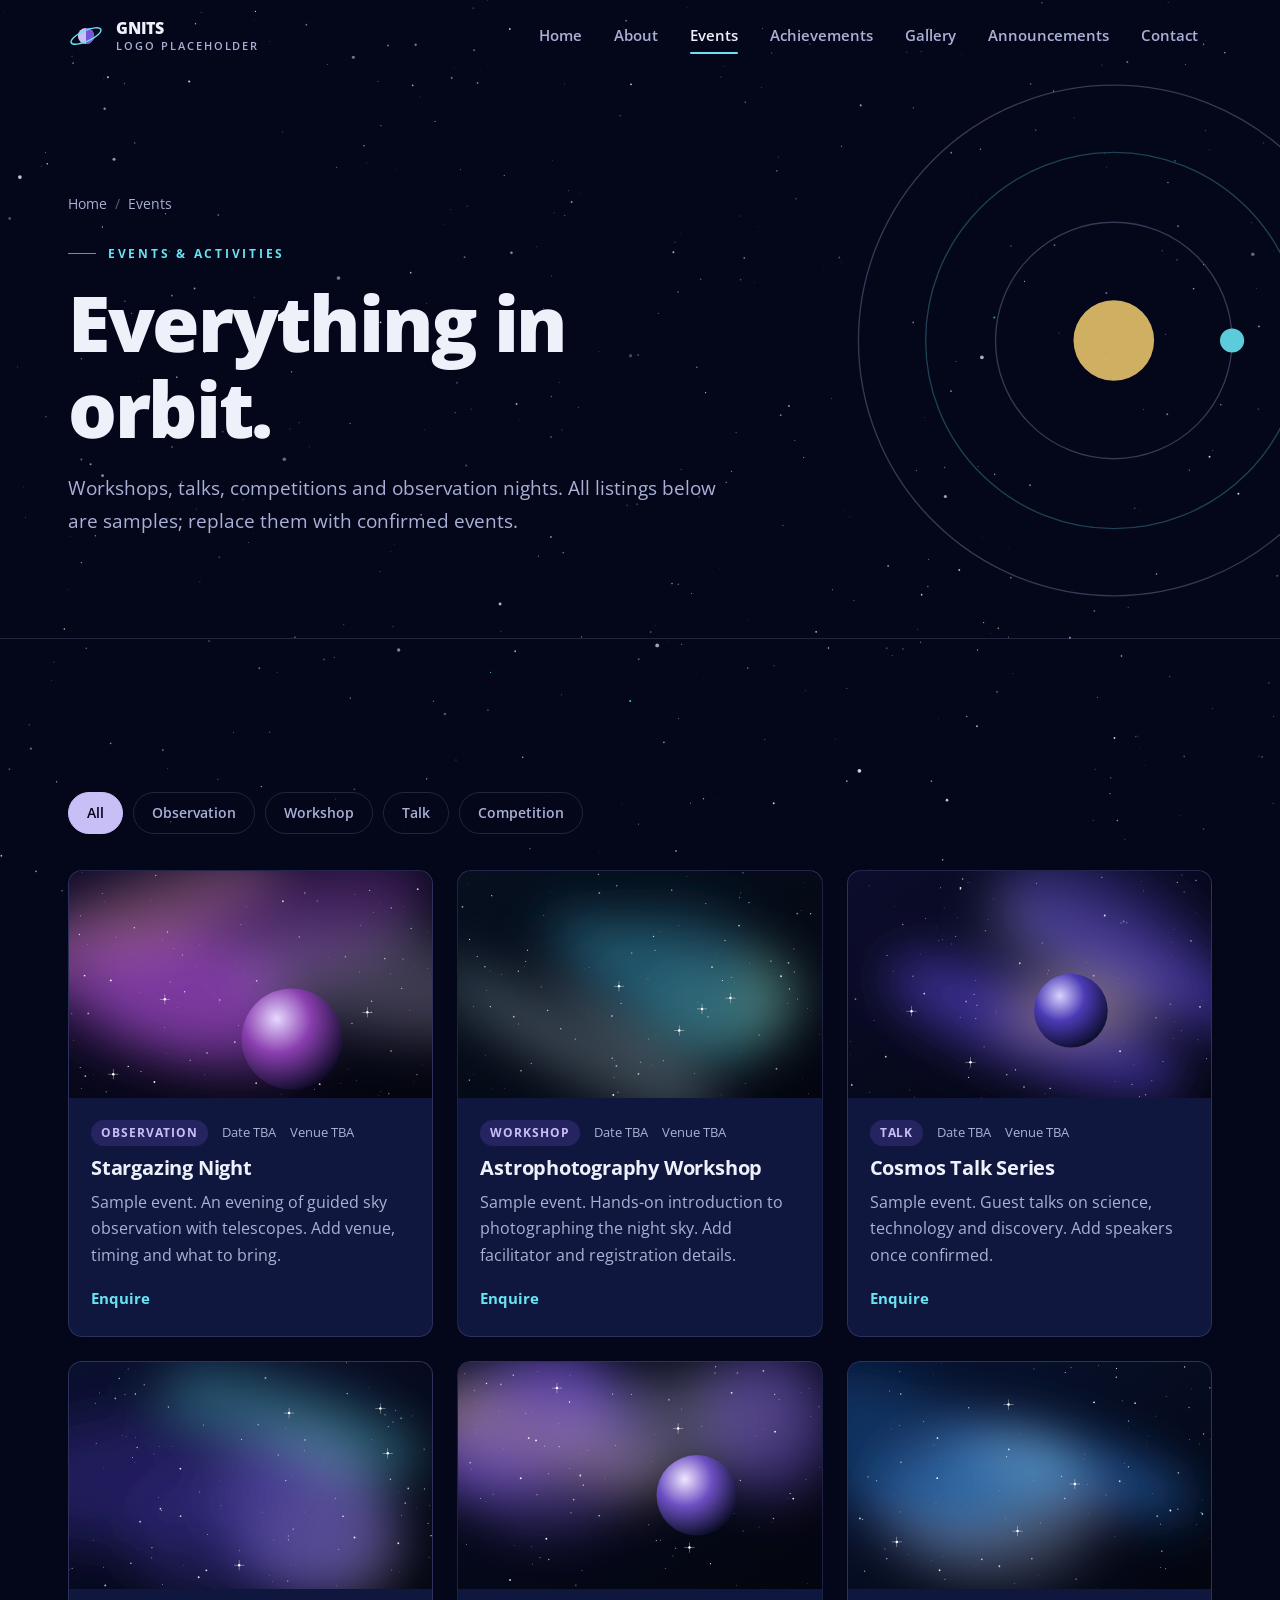
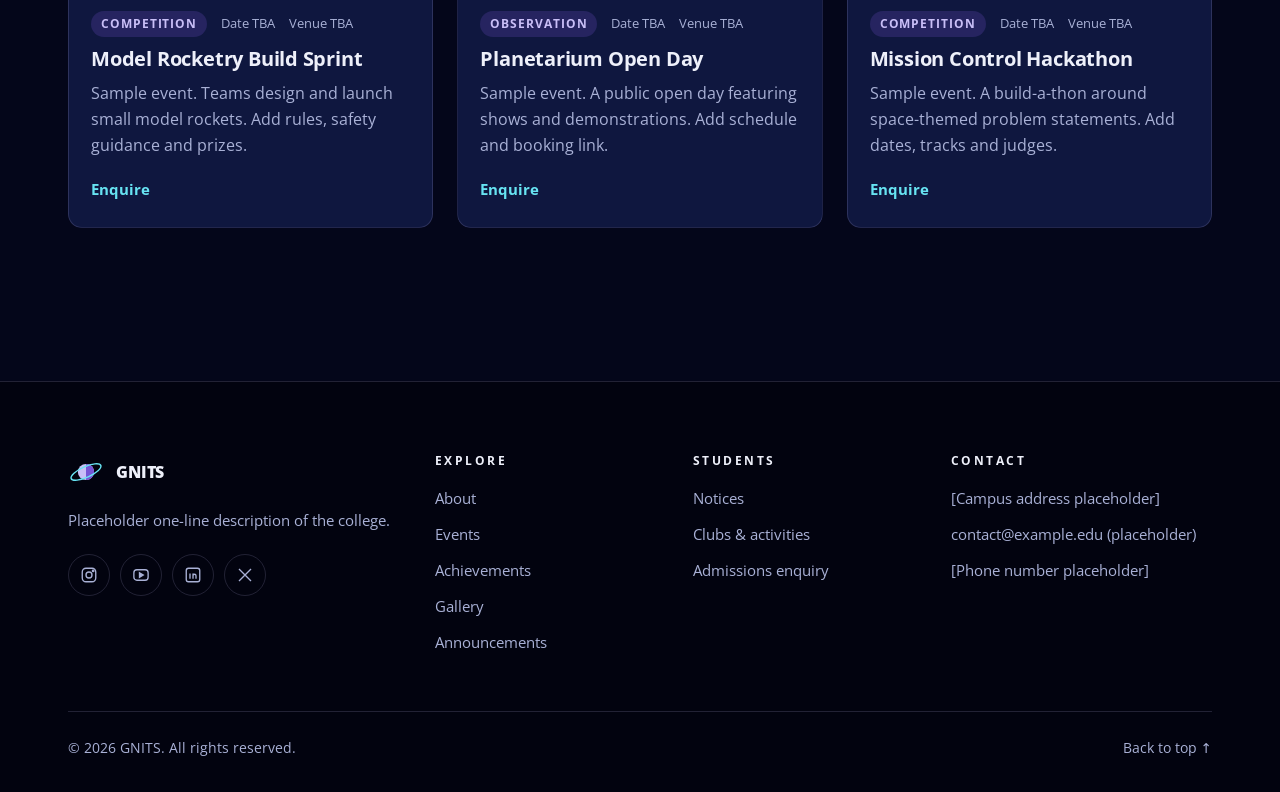
<file: events.html>
<!doctype html>
<html lang="en">
<head>
  <meta charset="utf-8">
  <meta name="viewport" content="width=device-width, initial-scale=1">
  <title>Events — GNITS</title>
  <meta name="description" content="Placeholder description for GNITS: programmes, events, announcements and campus life.">
  <meta name="theme-color" content="#04061a">
  <link rel="icon" href="assets/img/favicon.svg" type="image/svg+xml">
  <link rel="preconnect" href="https://fonts.googleapis.com">
  <link rel="preconnect" href="https://fonts.gstatic.com" crossorigin>
  <link href="https://fonts.googleapis.com/css2?family=Open+Sans:wght@300..800&display=swap" rel="stylesheet">
  <link rel="stylesheet" href="assets/css/style.css">
  <script>
    // Hide reveal targets only when JS runs; fail open if main.js never initialises.
    document.documentElement.classList.add('js');
    setTimeout(function () { if (!window.__celestialReady) document.documentElement.classList.remove('js'); }, 2500);
  </script>
  <script src="assets/js/main.js" defer></script>
</head>
<body>
  <a class="skip-link" href="#main">Skip to content</a>
  <canvas class="starfield" aria-hidden="true"></canvas>

  <header class="site-header">
    <div class="container">
      <a class="brand" href="index.html" aria-label="GNITS home">
        <svg viewBox="0 0 40 40" aria-hidden="true"><circle cx="20" cy="20" r="9" fill="#c9bff7"/><path d="M20 11a9 9 0 0 1 0 18z" fill="#7655d6"/><ellipse cx="20" cy="20" rx="18" ry="6" fill="none" stroke="#67e3f2" stroke-width="1.6" transform="rotate(-24 20 20)"/></svg>
        <span class="brand-name">GNITS<small>Logo placeholder</small></span>
      </a>
      <button class="nav-toggle" type="button" aria-expanded="false" aria-controls="site-nav" aria-label="Open menu"><span></span><span></span><span></span></button>
      <nav class="site-nav" id="site-nav" aria-label="Main">
        <ul class="nav-list">
          <li><a href="index.html">Home</a></li>
          <li><a href="about.html">About</a></li>
          <li><a href="events.html" aria-current="page">Events</a></li>
          <li><a href="achievements.html">Achievements</a></li>
          <li><a href="gallery.html">Gallery</a></li>
          <li><a href="announcements.html">Announcements</a></li>
          <li><a href="contact.html">Contact</a></li>
        </ul>
      </nav>
    </div>
  </header>

  <main id="main">
    <section class="page-hero" id="top">
      <svg class="deco" viewBox="0 0 400 400" data-inview aria-hidden="true">
        <circle class="draw" pathLength="1" cx="200" cy="200" r="190" fill="none" stroke="#c9bff7" stroke-opacity=".3"/>
        <circle class="draw" pathLength="1" cx="200" cy="200" r="140" fill="none" stroke="#67e3f2" stroke-opacity=".3" style="--d:2"/>
        <circle class="draw" pathLength="1" cx="200" cy="200" r="88" fill="none" stroke="#c9bff7" stroke-opacity=".3" style="--d:4"/>
        <circle class="pop" cx="200" cy="200" r="30" fill="#e6c36a"/>
        <g class="arm" style="transform-origin:200px 200px;animation-duration:20s"><circle class="pop" cx="288" cy="200" r="9" fill="#67e3f2" style="--d:2"/></g>
        <g class="arm" style="transform-origin:200px 200px;animation-duration:38s;animation-delay:-12s"><circle class="pop" cx="340" cy="200" r="14" fill="#7655d6" style="--d:4"/></g>
        <g class="arm" style="transform-origin:200px 200px;animation-duration:60s;animation-delay:-30s"><circle class="pop" cx="390" cy="200" r="8" fill="#c9bff7" style="--d:6"/></g>
      </svg>
      <div class="container">
        <ol class="breadcrumb" data-reveal="fade"><li><a href="index.html">Home</a></li><li aria-current="page">Events</li></ol>
        <p class="eyebrow" data-reveal style="--d:1;margin-top:28px">Events &amp; activities</p>
        <h1 data-reveal style="--d:2">Everything in orbit.</h1>
        <p class="lead" data-reveal style="--d:3">Workshops, talks, competitions and observation nights. All listings below are samples; replace them with confirmed events.</p>
      </div>
    </section>

    <section class="section">
      <div class="container">
        <div class="filters" role="group" aria-label="Filter events by category" data-filters>
          <button class="filter-btn" type="button" data-filter="all" aria-pressed="true">All</button>
          <button class="filter-btn" type="button" data-filter="observation" aria-pressed="false">Observation</button>
          <button class="filter-btn" type="button" data-filter="workshop" aria-pressed="false">Workshop</button>
          <button class="filter-btn" type="button" data-filter="talk" aria-pressed="false">Talk</button>
          <button class="filter-btn" type="button" data-filter="competition" aria-pressed="false">Competition</button>
        </div>
        <p class="visually-hidden" role="status" data-filter-status></p>
        <div class="card-grid" data-stagger>
          <article class="card" id="stargazing-night" data-cat="observation" data-reveal>
            <div class="card-media"><img src="assets/img/event-1.svg" alt="" width="640" height="400" loading="lazy"></div>
            <div class="card-body">
              <div class="card-meta"><span class="chip">Observation</span><span>Date TBA</span><span>Venue TBA</span></div>
              <h3>Stargazing Night</h3>
              <p>Sample event. An evening of guided sky observation with telescopes. Add venue, timing and what to bring.</p>
              <a class="text-link" href="contact.html">Enquire <svg viewBox="0 0 24 24" fill="none" stroke="currentColor" stroke-width="2" aria-hidden="true"><path d="M5 12h14M13 6l6 6-6 6"/></svg></a>
            </div>
          </article>
          <article class="card" id="astrophotography" data-cat="workshop" data-reveal>
            <div class="card-media"><img src="assets/img/event-2.svg" alt="" width="640" height="400" loading="lazy"></div>
            <div class="card-body">
              <div class="card-meta"><span class="chip">Workshop</span><span>Date TBA</span><span>Venue TBA</span></div>
              <h3>Astrophotography Workshop</h3>
              <p>Sample event. Hands-on introduction to photographing the night sky. Add facilitator and registration details.</p>
              <a class="text-link" href="contact.html">Enquire <svg viewBox="0 0 24 24" fill="none" stroke="currentColor" stroke-width="2" aria-hidden="true"><path d="M5 12h14M13 6l6 6-6 6"/></svg></a>
            </div>
          </article>
          <article class="card" id="cosmos-talks" data-cat="talk" data-reveal>
            <div class="card-media"><img src="assets/img/event-3.svg" alt="" width="640" height="400" loading="lazy"></div>
            <div class="card-body">
              <div class="card-meta"><span class="chip">Talk</span><span>Date TBA</span><span>Venue TBA</span></div>
              <h3>Cosmos Talk Series</h3>
              <p>Sample event. Guest talks on science, technology and discovery. Add speakers once confirmed.</p>
              <a class="text-link" href="contact.html">Enquire <svg viewBox="0 0 24 24" fill="none" stroke="currentColor" stroke-width="2" aria-hidden="true"><path d="M5 12h14M13 6l6 6-6 6"/></svg></a>
            </div>
          </article>
          <article class="card" id="rocketry-sprint" data-cat="competition" data-reveal>
            <div class="card-media"><img src="assets/img/event-4.svg" alt="" width="640" height="400" loading="lazy"></div>
            <div class="card-body">
              <div class="card-meta"><span class="chip">Competition</span><span>Date TBA</span><span>Venue TBA</span></div>
              <h3>Model Rocketry Build Sprint</h3>
              <p>Sample event. Teams design and launch small model rockets. Add rules, safety guidance and prizes.</p>
              <a class="text-link" href="contact.html">Enquire <svg viewBox="0 0 24 24" fill="none" stroke="currentColor" stroke-width="2" aria-hidden="true"><path d="M5 12h14M13 6l6 6-6 6"/></svg></a>
            </div>
          </article>
          <article class="card" id="planetarium-day" data-cat="observation" data-reveal>
            <div class="card-media"><img src="assets/img/event-5.svg" alt="" width="640" height="400" loading="lazy"></div>
            <div class="card-body">
              <div class="card-meta"><span class="chip">Observation</span><span>Date TBA</span><span>Venue TBA</span></div>
              <h3>Planetarium Open Day</h3>
              <p>Sample event. A public open day featuring shows and demonstrations. Add schedule and booking link.</p>
              <a class="text-link" href="contact.html">Enquire <svg viewBox="0 0 24 24" fill="none" stroke="currentColor" stroke-width="2" aria-hidden="true"><path d="M5 12h14M13 6l6 6-6 6"/></svg></a>
            </div>
          </article>
          <article class="card" id="mission-control" data-cat="competition" data-reveal>
            <div class="card-media"><img src="assets/img/event-6.svg" alt="" width="640" height="400" loading="lazy"></div>
            <div class="card-body">
              <div class="card-meta"><span class="chip">Competition</span><span>Date TBA</span><span>Venue TBA</span></div>
              <h3>Mission Control Hackathon</h3>
              <p>Sample event. A build-a-thon around space-themed problem statements. Add dates, tracks and judges.</p>
              <a class="text-link" href="contact.html">Enquire <svg viewBox="0 0 24 24" fill="none" stroke="currentColor" stroke-width="2" aria-hidden="true"><path d="M5 12h14M13 6l6 6-6 6"/></svg></a>
            </div>
          </article>
        </div>
      </div>
    </section>
  </main>

  <footer class="site-footer">
    <div class="container">
      <div class="footer-grid">
        <div>
          <a class="brand" href="index.html" aria-label="GNITS home">
            <svg viewBox="0 0 40 40" aria-hidden="true"><circle cx="20" cy="20" r="9" fill="#c9bff7"/><path d="M20 11a9 9 0 0 1 0 18z" fill="#7655d6"/><ellipse cx="20" cy="20" rx="18" ry="6" fill="none" stroke="#67e3f2" stroke-width="1.6" transform="rotate(-24 20 20)"/></svg>
            <span class="brand-name">GNITS</span>
          </a>
          <p>Placeholder one-line description of the college.</p>
          <div class="social">
            <a href="#" aria-label="Instagram (link to be added)"><svg viewBox="0 0 24 24" fill="none" stroke="currentColor" stroke-width="1.8" aria-hidden="true"><rect x="3" y="3" width="18" height="18" rx="5"/><circle cx="12" cy="12" r="4"/><circle cx="17.5" cy="6.5" r="1" fill="currentColor"/></svg></a>
            <a href="#" aria-label="YouTube (link to be added)"><svg viewBox="0 0 24 24" fill="none" stroke="currentColor" stroke-width="1.8" aria-hidden="true"><rect x="2.5" y="5" width="19" height="14" rx="4"/><path d="M10 9l5 3-5 3z" fill="currentColor"/></svg></a>
            <a href="#" aria-label="LinkedIn (link to be added)"><svg viewBox="0 0 24 24" fill="none" stroke="currentColor" stroke-width="1.8" aria-hidden="true"><rect x="3" y="3" width="18" height="18" rx="3"/><path d="M8 10v7M8 7v.01M12 17v-4a2 2 0 0 1 4 0v4M12 10v7"/></svg></a>
            <a href="#" aria-label="X (link to be added)"><svg viewBox="0 0 24 24" fill="none" stroke="currentColor" stroke-width="1.8" aria-hidden="true"><path d="M4 4l16 16M20 4L4 20"/></svg></a>
          </div>
        </div>
        <div>
          <h2>Explore</h2>
          <ul><li><a href="about.html">About</a></li><li><a href="events.html">Events</a></li><li><a href="achievements.html">Achievements</a></li><li><a href="gallery.html">Gallery</a></li><li><a href="announcements.html">Announcements</a></li></ul>
        </div>
        <div>
          <h2>Students</h2>
          <ul><li><a href="announcements.html">Notices</a></li><li><a href="events.html">Clubs &amp; activities</a></li><li><a href="contact.html">Admissions enquiry</a></li></ul>
        </div>
        <div>
          <h2>Contact</h2>
          <ul>
            <li>[Campus address placeholder]</li>
            <li><a href="mailto:contact@example.edu">contact@example.edu</a> (placeholder)</li>
            <li>[Phone number placeholder]</li>
          </ul>
        </div>
      </div>
      <div class="footer-bottom">
        <p>© <span data-year>2026</span> GNITS. All rights reserved.</p>
        <p><a href="#top">Back to top ↑</a></p>
      </div>
    </div>
  </footer>
</body>
</html>
</file>
<file: assets/css/style.css>
/* ==========================================================================
   Celestial — college website stylesheet
   Sections: tokens · base · layout · header/nav · hero · sections ·
             components · inner pages · footer · motion · responsive
   ========================================================================== */

:root {
  --navy-950: #04061a;
  --navy-900: #080d2a;
  --navy-800: #0f173f;
  --navy-700: #18225a;
  --indigo: #3c3fa8;
  --violet: #7655d6;
  --cyan: #67e3f2;
  --lavender: #c9bff7;
  --gold: #e6c36a;

  --text: #eef0fa;
  --muted: #a9b1d6;
  --line: rgba(201, 191, 247, 0.16);

  --paper: #f3f2fa;
  --paper-2: #e7e5f4;
  --ink: #10163a;
  --ink-muted: #4b5280;
  --ink-line: rgba(16, 22, 58, 0.14);

  --font: "Open Sans", system-ui, -apple-system, "Segoe UI", Roboto, sans-serif;
  --ease: cubic-bezier(0.2, 0.7, 0.1, 1);
  --radius: 14px;
  --gutter: clamp(16px, 4vw, 48px);
  --max: 1240px;
  --header-h: 72px;
}

/* ---------- Base ---------- */
*,
*::before,
*::after { box-sizing: border-box; }

html { scroll-behavior: smooth; scroll-padding-top: calc(var(--header-h) + 12px); -webkit-text-size-adjust: 100%; }

body {
  margin: 0;
  font-family: var(--font);
  font-size: 1.0625rem;
  line-height: 1.7;
  color: var(--text);
  background: var(--navy-950);
  overflow-x: hidden;
  -webkit-font-smoothing: antialiased;
}

img, svg, canvas { display: block; max-width: 100%; }
img { height: auto; }
a { color: inherit; }
h1, h2, h3, h4 { margin: 0; line-height: 1.12; font-weight: 800; letter-spacing: -0.02em; }
p { margin: 0; }
button { font: inherit; }

:focus-visible { outline: 2px solid var(--cyan); outline-offset: 3px; border-radius: 4px; }
.on-light :focus-visible { outline-color: var(--violet); }

.skip-link {
  position: absolute; left: 16px; top: -60px; z-index: 200;
  padding: 10px 18px; background: var(--cyan); color: var(--navy-950);
  font-weight: 700; border-radius: 8px; text-decoration: none;
}
.skip-link:focus { top: 12px; }

.visually-hidden {
  position: absolute !important; width: 1px; height: 1px; overflow: hidden;
  clip: rect(0 0 0 0); white-space: nowrap;
}

/* Fixed, once-drawn starfield behind every page */
main { overflow-x: clip; }

.starfield { position: fixed; inset: 0; width: 100%; height: 100%; z-index: -1; pointer-events: none; }

/* ---------- Layout ---------- */
.container { width: 100%; max-width: var(--max); margin: 0 auto; padding: 0 var(--gutter); }
.section { position: relative; padding: clamp(88px, 12vw, 160px) 0; }

.eyebrow {
  display: inline-flex; align-items: center; gap: 12px;
  font-size: 0.78rem; font-weight: 700; letter-spacing: 0.22em; text-transform: uppercase;
  color: var(--cyan);
}
.eyebrow::before { content: ""; width: 28px; height: 1px; background: currentColor; opacity: 0.7; }
.on-light .eyebrow { color: var(--violet); }

.h-section { font-size: clamp(2.1rem, 4.6vw, 3.6rem); margin-top: 18px; }
.lead { font-size: clamp(1.08rem, 1.5vw, 1.25rem); color: var(--muted); max-width: 60ch; margin-top: 20px; }
.on-light .lead { color: var(--ink-muted); }

.placeholder-note {
  display: inline-block; margin-top: 16px; padding: 3px 10px; border: 1px dashed currentColor;
  border-radius: 999px; font-size: 0.75rem; letter-spacing: 0.06em; color: var(--gold);
}
.on-light .placeholder-note { color: #8a6516; }

/* ---------- Buttons ---------- */
.btn {
  display: inline-flex; align-items: center; gap: 10px;
  min-height: 48px; padding: 0 26px; border-radius: 999px;
  font-weight: 700; font-size: 0.98rem; text-decoration: none; cursor: pointer;
  border: 1px solid transparent;
  transition: transform 0.25s var(--ease), background-color 0.25s, color 0.25s, border-color 0.25s;
}
.btn svg { width: 18px; height: 18px; transition: transform 0.25s var(--ease); }
.btn:hover svg { transform: translateX(4px); }
.btn-primary { background: var(--cyan); color: var(--navy-950); }
.btn-primary:hover { background: #8cecf7; transform: translateY(-2px); }
.btn-ghost { border-color: rgba(201, 191, 247, 0.4); color: var(--text); }
.btn-ghost:hover { border-color: var(--lavender); background: rgba(201, 191, 247, 0.08); }
.on-light .btn-ghost { border-color: var(--ink-line); color: var(--ink); }
.on-light .btn-ghost:hover { border-color: var(--violet); background: rgba(118, 85, 214, 0.06); }
.btn-row { display: flex; flex-wrap: wrap; gap: 14px; margin-top: 36px; }

.text-link {
  display: inline-flex; align-items: center; gap: 8px; font-weight: 700; text-decoration: none;
  color: var(--cyan); border-bottom: 1px solid transparent; transition: border-color 0.2s, gap 0.2s;
}
.text-link:hover { border-bottom-color: currentColor; gap: 12px; }
.on-light .text-link { color: var(--violet); }

/* ---------- Header / navigation ---------- */
.site-header {
  position: fixed; inset: 0 0 auto 0; z-index: 100; height: var(--header-h);
  transition: background-color 0.35s, border-color 0.35s;
  border-bottom: 1px solid transparent;
}
.site-header.is-scrolled { background: rgba(4, 6, 26, 0.92); border-bottom-color: var(--line); }
.site-header .container { height: 100%; display: flex; align-items: center; justify-content: space-between; gap: 24px; }

.brand { display: inline-flex; align-items: center; gap: 12px; text-decoration: none; font-weight: 800; letter-spacing: -0.01em; }
.brand svg { width: 36px; height: 36px; flex: none; }
.brand small { display: block; font-size: 0.68rem; font-weight: 600; letter-spacing: 0.18em; text-transform: uppercase; color: var(--muted); }
.brand-name { line-height: 1.2; font-size: 1rem; }

.nav-list { display: flex; gap: 4px; list-style: none; margin: 0; padding: 0; }
.nav-list a {
  position: relative; display: block; padding: 10px 14px; border-radius: 8px;
  font-size: 0.93rem; font-weight: 600; text-decoration: none; color: var(--muted);
  transition: color 0.2s;
}
.nav-list a::after {
  content: ""; position: absolute; left: 14px; right: 14px; bottom: 4px; height: 2px; border-radius: 2px;
  background: var(--cyan); transform: scaleX(0); transform-origin: left; transition: transform 0.3s var(--ease);
}
.nav-list a:hover, .nav-list a[aria-current="page"] { color: var(--text); }
.nav-list a:hover::after, .nav-list a[aria-current="page"]::after { transform: scaleX(1); }

.nav-toggle {
  display: none; width: 46px; height: 46px; border-radius: 50%;
  border: 1px solid var(--line); background: transparent; color: var(--text); cursor: pointer;
  position: relative; z-index: 120;
}
.nav-toggle span { position: absolute; left: 13px; right: 13px; height: 2px; background: currentColor; border-radius: 2px; transition: transform 0.3s var(--ease), opacity 0.2s; }
.nav-toggle span:nth-child(1) { top: 16px; }
.nav-toggle span:nth-child(2) { top: 22px; }
.nav-toggle span:nth-child(3) { top: 28px; }
.nav-open .nav-toggle span:nth-child(1) { transform: translateY(6px) rotate(45deg); }
.nav-open .nav-toggle span:nth-child(2) { opacity: 0; }
.nav-open .nav-toggle span:nth-child(3) { transform: translateY(-6px) rotate(-45deg); }

/* ---------- Journey rail (homepage) ---------- */
.journey {
  position: fixed; right: 26px; top: 50%; z-index: 50; transform: translateY(-50%);
  list-style: none; margin: 0; padding: 0; display: flex; flex-direction: column; gap: 18px;
}
.journey::before { content: ""; position: absolute; right: 4px; top: 6px; bottom: 6px; width: 1px; background: var(--line); }
.journey a { display: flex; align-items: center; justify-content: flex-end; gap: 12px; text-decoration: none; font-size: 0.7rem; font-weight: 700; letter-spacing: 0.18em; text-transform: uppercase; color: var(--muted); }
.journey a span { opacity: 0; transform: translateX(6px); transition: opacity 0.3s, transform 0.3s var(--ease); }
.journey a::after { content: ""; position: relative; width: 9px; height: 9px; border-radius: 50%; border: 1px solid var(--muted); background: var(--navy-950); transition: background 0.3s, border-color 0.3s, transform 0.3s; }
.journey a:hover span, .journey a:focus-visible span, .journey a.is-active span { opacity: 1; transform: none; }
.journey a.is-active { color: var(--text); }
.journey a.is-active::after { background: var(--cyan); border-color: var(--cyan); transform: scale(1.25); }
.journey.on-light-bg a { color: var(--ink-muted); }
.journey.on-light-bg a::after { background: var(--paper); border-color: var(--ink-muted); }
.journey.on-light-bg a.is-active { color: var(--ink); }
.journey.on-light-bg a.is-active::after { background: var(--violet); border-color: var(--violet); }

/* ---------- Hero ---------- */
.hero {
  position: relative; min-height: 100svh; display: flex; align-items: center;
  padding: calc(var(--header-h) + 40px) 0 120px; overflow: hidden; isolation: isolate;
}
.hero-content { position: relative; z-index: 2; max-width: 920px; }
.hero-content .lead { max-width: 52ch; }
.hero h1 { font-size: clamp(2.9rem, 8vw, 6.4rem); line-height: 1.02; letter-spacing: -0.035em; margin-top: 22px; }
.hero h1 .line { display: block; overflow: hidden; padding-bottom: 0.06em; white-space: nowrap; }
.hero h1 .line > span { display: inline-block; }
.hero h1 em { font-style: normal; color: var(--lavender); }
.hero .lead { color: #c3c9e8; }

.galaxy-wrap {
  position: absolute; z-index: -1; top: 50%; left: 62%;
  width: min(1100px, 105vw); aspect-ratio: 1; margin: calc(min(1100px, 105vw) / -2) 0 0 calc(min(1100px, 105vw) / -2);
  pointer-events: none; will-change: transform, opacity;
}
.galaxy-tilt { width: 100%; height: 100%; transform: rotateX(58deg) rotateZ(-24deg); opacity: calc(1 - var(--gp, 0) * 0.85); }
.galaxy-tilt canvas { width: 100%; height: 100%; animation: spin 340s linear infinite; }
@keyframes spin { to { transform: rotate(360deg); } }

.twinkle { position: absolute; width: 3px; height: 3px; border-radius: 50%; background: #fff; box-shadow: 0 0 6px 1px rgba(255, 255, 255, 0.6); animation: twinkle 5s ease-in-out infinite; z-index: 0; }
@keyframes twinkle { 0%, 100% { opacity: 0.15; transform: scale(0.6); } 50% { opacity: 1; transform: scale(1); } }

.scroll-cue {
  position: absolute; left: 50%; bottom: 32px; transform: translateX(-50%); z-index: 2;
  display: flex; flex-direction: column; align-items: center; gap: 10px;
  font-size: 0.7rem; font-weight: 700; letter-spacing: 0.24em; text-transform: uppercase; color: var(--muted); text-decoration: none;
}
.scroll-cue i { width: 1px; height: 46px; background: linear-gradient(var(--cyan), transparent); transform-origin: top; animation: cue 2.4s var(--ease) infinite; }
@keyframes cue { 0% { transform: scaleY(0); } 60% { transform: scaleY(1); opacity: 1; } 100% { transform: scaleY(1); opacity: 0; } }

/* ---------- About ---------- */
.about-grid { display: grid; grid-template-columns: 1.05fr 1fr; gap: clamp(40px, 6vw, 96px); align-items: center; }
.pillars { list-style: none; margin: 40px 0 0; padding: 0; display: grid; gap: 0; }
.pillars li { display: grid; grid-template-columns: 52px 1fr; gap: 18px; padding: 22px 0; border-top: 1px solid var(--line); }
.pillars li:last-child { border-bottom: 1px solid var(--line); }
.pillars .num { font-size: 0.8rem; font-weight: 700; color: var(--cyan); letter-spacing: 0.1em; padding-top: 4px; }
.pillars h3 { font-size: 1.2rem; font-weight: 700; letter-spacing: -0.01em; }
.pillars p { color: var(--muted); margin-top: 4px; font-size: 0.98rem; }

.planet-stage { position: relative; aspect-ratio: 1; width: 100%; max-width: 560px; justify-self: center; }
.planet-stage svg { width: 100%; height: 100%; overflow: visible; }
.planet-float { will-change: transform; }

/* rotating planet surface (bands translate inside a circular clip) */
.planet-bands { animation: bands 70s linear infinite; }
@keyframes bands { to { transform: translateX(-50%); } }
.orbit-moon { transform-origin: 280px 280px; animation: spin 26s linear infinite; }

/* ---------- Events ---------- */
.band { background: var(--navy-900); border-top: 1px solid var(--line); border-bottom: 1px solid var(--line); }
.section-head { display: grid; grid-template-columns: 1fr auto; gap: 40px; align-items: end; margin-bottom: clamp(44px, 6vw, 72px); }
.orrery { width: clamp(150px, 20vw, 240px); aspect-ratio: 1; }
.orrery .ring { fill: none; stroke: var(--lavender); stroke-opacity: 0.35; stroke-width: 1; }
.arm { transform-origin: 120px 120px; animation: spin linear infinite; }

.card-grid { display: grid; grid-template-columns: repeat(3, 1fr); gap: 24px; }
.card {
  position: relative; display: flex; flex-direction: column;
  background: var(--navy-800); border: 1px solid var(--line); border-radius: var(--radius); overflow: hidden;
  transition: transform 0.35s var(--ease), border-color 0.35s;
}
.card:hover, .card:focus-within { transform: translateY(-4px); border-color: rgba(103, 227, 242, 0.5); }
.card-media { aspect-ratio: 16 / 10; overflow: hidden; background: var(--navy-700); }
.card-media img { width: 100%; height: 100%; object-fit: cover; transition: transform 0.8s var(--ease); }
.card:hover .card-media img { transform: scale(1.05); }
.card-body { display: flex; flex-direction: column; gap: 10px; padding: 22px 22px 24px; flex: 1; }
.card-meta { display: flex; flex-wrap: wrap; align-items: center; gap: 10px 14px; font-size: 0.8rem; color: var(--muted); }
.chip { display: inline-block; padding: 3px 10px; border-radius: 999px; font-size: 0.72rem; font-weight: 700; letter-spacing: 0.08em; text-transform: uppercase; background: rgba(118, 85, 214, 0.22); color: var(--lavender); }
.card h3 { font-size: 1.28rem; font-weight: 700; letter-spacing: -0.01em; }
.card h3 a { text-decoration: none; }
.card h3 a::after { content: ""; position: absolute; inset: 0; } /* whole card clickable */
.card p { color: var(--muted); font-size: 0.97rem; }
.card .text-link { margin-top: auto; padding-top: 8px; font-size: 0.92rem; align-self: flex-start; }
.section-foot { margin-top: 48px; display: flex; justify-content: center; }

/* ---------- Star chart / announcements (light section) ---------- */
.on-light { background: var(--paper); color: var(--ink); }
.chart-grid { display: grid; grid-template-columns: 1fr 1fr; gap: clamp(40px, 6vw, 96px); align-items: start; }
.chart-sticky { position: sticky; top: calc(var(--header-h) + 40px); }
.star-chart { width: 100%; max-width: 520px; aspect-ratio: 1; margin: 0 auto; }
.star-chart .grid line, .star-chart .grid circle { fill: none; stroke: var(--ink); stroke-opacity: 0.1; stroke-width: 1; }
.star-chart .const-line { fill: none; stroke: var(--indigo); stroke-width: 1.6; stroke-dasharray: 1; stroke-dashoffset: 1; transition: stroke-dashoffset 1.1s var(--ease); }
.star-chart .const-line.is-drawn { stroke-dashoffset: 0; }
.star-chart .star { fill: var(--ink); transition: fill 0.4s; }
.star-chart .star-halo { fill: var(--gold); opacity: 0; transform-box: fill-box; transform-origin: center; transform: scale(0.4); transition: opacity 0.5s, transform 0.6s var(--ease); }
.star-chart .is-lit .star { fill: #b07f12; }
.star-chart .is-lit .star-halo { opacity: 0.35; transform: scale(1); }
.star-chart text { font-size: 11px; font-weight: 700; letter-spacing: 0.16em; fill: var(--ink-muted); }
.chart-caption { text-align: center; margin-top: 14px; font-size: 0.8rem; color: var(--ink-muted); letter-spacing: 0.08em; }

.notice-list { list-style: none; margin: 40px 0 0; padding: 0; }
.notice { position: relative; padding: 28px 0 28px 44px; border-top: 1px solid var(--ink-line); }
.notice:last-child { border-bottom: 1px solid var(--ink-line); }
.notice::before {
  content: ""; position: absolute; left: 6px; top: 36px; width: 12px; height: 12px; border-radius: 50%;
  border: 2px solid var(--ink-muted); background: var(--paper); transition: background 0.4s, border-color 0.4s, box-shadow 0.4s;
}
.notice.is-active::before { background: var(--gold); border-color: #b07f12; box-shadow: 0 0 0 6px rgba(230, 195, 106, 0.25); }
.notice-meta { display: flex; flex-wrap: wrap; gap: 8px 14px; align-items: center; font-size: 0.8rem; color: var(--ink-muted); }
.notice .chip { background: rgba(60, 63, 168, 0.1); color: var(--indigo); }
.notice .chip.gold { background: rgba(230, 195, 106, 0.25); color: #7a5810; }
.notice h3 { font-size: 1.3rem; font-weight: 700; margin-top: 10px; letter-spacing: -0.01em; }
.notice p { color: var(--ink-muted); margin-top: 6px; }

/* ---------- Gallery ---------- */
.gallery-grid { display: grid; grid-auto-flow: dense; grid-template-columns: repeat(12, 1fr); grid-auto-rows: clamp(120px, 14vw, 190px); gap: 14px; }
.g-item { position: relative; margin: 0; border-radius: 12px; overflow: hidden; background: var(--navy-800); }
.g-item img { width: 100%; height: 100%; object-fit: cover; transition: transform 0.9s var(--ease), filter 0.4s; }
.g-item:hover img { transform: scale(1.04); }
.g-item figcaption {
  position: absolute; left: 0; right: 0; bottom: 0; padding: 30px 16px 14px;
  font-size: 0.85rem; font-weight: 600; background: linear-gradient(transparent, rgba(4, 6, 26, 0.85));
}
.g-a { grid-column: span 5; grid-row: span 2; }
.g-b { grid-column: span 4; }
.g-c { grid-column: span 3; }
.g-d { grid-column: span 3; grid-row: span 2; }
.g-e { grid-column: span 4; }
.g-f { grid-column: span 7; }
.g-g { grid-column: span 5; }
.g-button { all: unset; display: block; width: 100%; height: 100%; cursor: zoom-in; }
.g-button:focus-visible { outline: 2px solid var(--cyan); outline-offset: -4px; }

/* ---------- Horizon (closing) ---------- */
.horizon { position: relative; overflow: hidden; padding: clamp(110px, 14vw, 180px) 0 clamp(200px, 26vw, 340px); text-align: center; }
.horizon .container { position: relative; z-index: 1; }
.horizon .h-section { max-width: 16ch; margin-left: auto; margin-right: auto; }
.horizon .lead { margin-left: auto; margin-right: auto; }
.horizon .btn-row { justify-content: center; }
.horizon-planet {
  position: absolute; left: 50%; bottom: 0; width: max(1600px, 170vw); aspect-ratio: 1; border-radius: 50%;
  translate: -50% calc(97% - var(--rise, 0) * 8%);
  background: radial-gradient(circle at 50% 0%, #2a2f86 0%, #141a52 18%, #070b26 40%);
  box-shadow: 0 -2px 0 rgba(103, 227, 242, 0.55), 0 -30px 90px rgba(103, 227, 242, 0.14);
  pointer-events: none;
}

/* ---------- Footer ---------- */
.site-footer { background: #02030f; border-top: 1px solid var(--line); padding: 72px 0 32px; font-size: 0.95rem; color: var(--muted); }
.footer-grid { display: grid; grid-template-columns: 1.5fr 1fr 1fr 1.2fr; gap: 40px; }
.site-footer h2 { font-size: 0.78rem; font-weight: 700; letter-spacing: 0.2em; text-transform: uppercase; color: var(--text); margin-bottom: 18px; }
.site-footer ul { list-style: none; margin: 0; padding: 0; display: grid; gap: 10px; }
.site-footer a { text-decoration: none; transition: color 0.2s; }
.site-footer a:hover { color: var(--cyan); }
.site-footer .brand { color: var(--text); margin-bottom: 18px; }
.social { display: flex; gap: 10px; margin-top: 20px; }
.social a { display: grid; place-items: center; width: 42px; height: 42px; border-radius: 50%; border: 1px solid var(--line); }
.social a:hover { border-color: var(--cyan); }
.social svg { width: 18px; height: 18px; }
.footer-bottom { display: flex; flex-wrap: wrap; justify-content: space-between; gap: 12px; margin-top: 56px; padding-top: 24px; border-top: 1px solid var(--line); font-size: 0.85rem; }

/* ---------- Inner pages ---------- */
.page-hero { position: relative; isolation: isolate; padding: calc(var(--header-h) + clamp(70px, 10vw, 120px)) 0 clamp(60px, 8vw, 100px); overflow: hidden; border-bottom: 1px solid var(--line); }
.page-hero h1 { font-size: clamp(2.6rem, 6.5vw, 4.8rem); margin-top: 16px; letter-spacing: -0.03em; max-width: 14ch; }
.page-hero .deco { position: absolute; right: max(-120px, -8vw); top: 50%; width: clamp(280px, 42vw, 560px); translate: 0 -46%; opacity: 0.9; pointer-events: none; z-index: -1; }
.breadcrumb { display: flex; gap: 8px; list-style: none; padding: 0; margin: 0; font-size: 0.85rem; color: var(--muted); }
.breadcrumb a { text-decoration: none; }
.breadcrumb a:hover { color: var(--cyan); }
.breadcrumb li + li::before { content: "/"; margin-right: 8px; opacity: 0.5; }

.prose { max-width: 70ch; }
.prose p + p { margin-top: 1.1em; }
.prose p { color: var(--muted); }
.on-light .prose p { color: var(--ink-muted); }

.two-col { display: grid; grid-template-columns: 1fr 1fr; gap: clamp(32px, 5vw, 80px); }
.panel { padding: 32px; border: 1px solid var(--line); border-radius: var(--radius); background: rgba(15, 23, 63, 0.6); }
.on-light .panel { background: #fff; border-color: var(--ink-line); }
.panel h3 { font-size: 1.3rem; margin-bottom: 12px; font-weight: 700; }

.timeline { list-style: none; margin: 40px 0 0; padding: 0 0 0 28px; border-left: 1px solid var(--ink-line); display: grid; gap: 36px; }
.timeline li { position: relative; }
.timeline li::before { content: ""; position: absolute; left: -34px; top: 8px; width: 11px; height: 11px; border-radius: 50%; background: var(--paper); border: 2px solid var(--violet); }
.timeline .when { font-size: 0.8rem; font-weight: 700; letter-spacing: 0.14em; color: var(--violet); text-transform: uppercase; }
.timeline h3 { font-size: 1.15rem; font-weight: 700; margin-top: 4px; }
.timeline p { color: var(--ink-muted); }

.people { display: grid; grid-template-columns: repeat(4, 1fr); gap: 24px; margin-top: 40px; }
.person { text-align: center; }
.person .avatar { aspect-ratio: 1; border-radius: 50%; border: 1px dashed var(--line); display: grid; place-items: center; color: var(--muted); font-size: 0.8rem; margin-bottom: 14px; background: radial-gradient(circle at 35% 30%, var(--navy-700), var(--navy-900)); }
.person h3 { font-size: 1.05rem; font-weight: 700; }
.person p { font-size: 0.88rem; color: var(--muted); }

.filters { display: flex; flex-wrap: wrap; gap: 10px; margin-bottom: 36px; }
.filter-btn { min-height: 42px; padding: 0 18px; border-radius: 999px; border: 1px solid var(--line); background: transparent; color: var(--muted); font-weight: 600; font-size: 0.9rem; cursor: pointer; transition: all 0.2s; }
.filter-btn:hover { color: var(--text); border-color: var(--lavender); }
.filter-btn[aria-pressed="true"] { background: var(--lavender); border-color: var(--lavender); color: var(--navy-950); }
.card[hidden] { display: none; }
.empty-msg { color: var(--muted); }

/* Contact */
.contact-list { list-style: none; padding: 0; margin: 28px 0 0; display: grid; gap: 22px; }
.contact-list li { display: grid; grid-template-columns: 44px 1fr; gap: 16px; align-items: start; }
.contact-list .ico { width: 44px; height: 44px; border-radius: 50%; display: grid; place-items: center; border: 1px solid var(--line); color: var(--cyan); }
.contact-list .ico svg { width: 18px; }
.contact-list strong { display: block; font-size: 0.78rem; letter-spacing: 0.16em; text-transform: uppercase; color: var(--text); }
.contact-list span { color: var(--muted); }

.form { display: grid; gap: 20px; }
.field { display: grid; gap: 8px; }
.field label { font-size: 0.9rem; font-weight: 600; }
.field input, .field select, .field textarea {
  width: 100%; min-height: 50px; padding: 12px 16px; border-radius: 10px;
  border: 1px solid rgba(201, 191, 247, 0.28); background: var(--navy-900); color: var(--text);
  font: inherit; font-size: 1rem; transition: border-color 0.2s;
}
.field textarea { min-height: 150px; resize: vertical; }
.field input:focus, .field select:focus, .field textarea:focus { outline: none; border-color: var(--cyan); box-shadow: 0 0 0 3px rgba(103, 227, 242, 0.2); }
.field .error { font-size: 0.85rem; color: #ffb4c4; min-height: 1em; }
.field [aria-invalid="true"] { border-color: #ff8fa8; }
.form-status { padding: 14px 18px; border-radius: 10px; background: rgba(103, 227, 242, 0.1); border: 1px solid rgba(103, 227, 242, 0.4); }
.form-status[hidden] { display: none; }

/* Lightbox */
.lightbox { width: min(1100px, 94vw); max-height: 92vh; padding: 0; border: 1px solid var(--line); border-radius: var(--radius); background: var(--navy-950); color: var(--text); }
.lightbox::backdrop { background: rgba(2, 3, 15, 0.86); }
.lightbox img { width: 100%; max-height: 74vh; object-fit: contain; background: #000; }
.lightbox-bar { display: flex; align-items: center; justify-content: space-between; gap: 12px; padding: 14px 18px; }
.lightbox-bar p { font-size: 0.95rem; }
.lightbox-ctrls { display: flex; gap: 8px; }
.icon-btn { width: 42px; height: 42px; border-radius: 50%; border: 1px solid var(--line); background: transparent; color: var(--text); cursor: pointer; display: grid; place-items: center; }
.icon-btn:hover { border-color: var(--cyan); }
.icon-btn svg { width: 18px; height: 18px; }

/* ==========================================================================
   Motion: scroll reveals. Hidden states only apply when JS is running
   (html.js), so content is always visible without scripts.
   ========================================================================== */
.js [data-reveal] {
  opacity: 0; transform: translate3d(0, 32px, 0);
  transition: opacity 0.9s var(--ease), transform 1.1s var(--ease), clip-path 1.2s var(--ease);
  transition-delay: calc(var(--d, 0) * 110ms);
}
.js [data-reveal="left"] { transform: translate3d(-56px, 0, 0); }
.js [data-reveal="right"] { transform: translate3d(80px, 0, 0) rotate(6deg); }
.js [data-reveal="scale"] { transform: scale(0.86); }
.js [data-reveal="fade"] { transform: none; }
.js [data-reveal="mask"] { opacity: 1; transform: none; clip-path: inset(100% 0 0 0 round 12px); }
.js [data-reveal="rise"] { opacity: 1; transform: translate3d(0, 110%, 0); }
.js [data-reveal].is-in { opacity: 1; transform: none; clip-path: inset(0 0 0 0 round 12px); }

/* SVG paths that draw themselves (use pathLength="1") */
.js .draw { stroke-dasharray: 1; stroke-dashoffset: 1; transition: stroke-dashoffset 2.2s var(--ease); transition-delay: calc(var(--d, 0) * 160ms); }
.js .is-in .draw, .js .draw.is-in { stroke-dashoffset: 0; }

/* Pop-in for small SVG elements (stars, planets) */
.js .pop { opacity: 0; transform-box: fill-box; transform-origin: center; transform: scale(0.2); transition: opacity 0.6s, transform 0.9s var(--ease); transition-delay: calc(var(--d, 0) * 120ms + 400ms); }
.js .is-in .pop { opacity: 1; transform: none; }

/* ---------- Responsive ---------- */
@media (max-width: 1100px) {
  .journey { display: none; }
  .card-grid { grid-template-columns: repeat(2, 1fr); }
  .footer-grid { grid-template-columns: 1fr 1fr; }
  .people { grid-template-columns: repeat(2, 1fr); }
}

@media (max-width: 1080px) {
  .nav-toggle { display: block; }
  .site-nav {
    position: fixed; inset: 0; z-index: 110; display: flex; flex-direction: column; justify-content: center;
    padding: 100px var(--gutter) 40px; background: var(--navy-950);
    background-image: radial-gradient(1px 1px at 20% 30%, #fff 50%, transparent 51%), radial-gradient(1px 1px at 70% 20%, #fff 50%, transparent 51%), radial-gradient(1.5px 1.5px at 80% 70%, #fff 50%, transparent 51%), radial-gradient(1px 1px at 35% 80%, #fff 50%, transparent 51%), radial-gradient(1px 1px at 55% 55%, #fff 50%, transparent 51%);
    visibility: hidden; opacity: 0; transition: opacity 0.35s, visibility 0s 0.35s;
  }
  .nav-open .site-nav { visibility: visible; opacity: 1; transition: opacity 0.35s; }
  .nav-list { flex-direction: column; gap: 2px; }
  .nav-list a { font-size: clamp(1.8rem, 8vw, 2.6rem); font-weight: 800; color: var(--text); padding: 8px 0; letter-spacing: -0.02em; }
  .nav-list a::after { left: 0; right: auto; width: 40px; bottom: 6px; }
  .nav-list li { opacity: 0; transform: translateY(16px); transition: opacity 0.4s, transform 0.5s var(--ease); }
  .nav-open .nav-list li { opacity: 1; transform: none; }
  .nav-open .nav-list li:nth-child(2) { transition-delay: 0.04s; }
  .nav-open .nav-list li:nth-child(3) { transition-delay: 0.08s; }
  .nav-open .nav-list li:nth-child(4) { transition-delay: 0.12s; }
  .nav-open .nav-list li:nth-child(5) { transition-delay: 0.16s; }
  .nav-open .nav-list li:nth-child(6) { transition-delay: 0.2s; }
  .nav-open .nav-list li:nth-child(7) { transition-delay: 0.24s; }
  .nav-open { overflow: hidden; }
}

@media (max-width: 900px) {
  .about-grid, .chart-grid, .two-col { grid-template-columns: 1fr; }
  .planet-stage { max-width: 420px; order: -1; }
  .chart-sticky { position: relative; top: 0; }
  .star-chart { max-width: 360px; }
  .section-head { grid-template-columns: 1fr; }
  .orrery { display: none; }
  .galaxy-wrap { left: 50%; top: 42%; opacity: 0.55; }
  .gallery-grid { grid-template-columns: repeat(2, 1fr); grid-auto-rows: 180px; }
  .g-a, .g-d { grid-column: span 1; grid-row: span 2; }
  .g-b, .g-c, .g-e { grid-column: span 1; }
  .g-f, .g-g { grid-column: span 2; }
}

@media (max-width: 640px) {
  body { font-size: 1rem; }
  .hero h1 .line { white-space: normal; }
  .card-grid { grid-template-columns: 1fr; }
  .footer-grid { grid-template-columns: 1fr; }
  .gallery-grid { grid-auto-rows: 140px; gap: 10px; }
  .btn { width: 100%; justify-content: center; }
  .brand small { display: none; }
  .page-hero .deco { opacity: 0.35; }
  .notice { padding-left: 34px; }
  .panel { padding: 24px; }
}

/* ---------- Reduced motion: static, fully visible alternative ---------- */
@media (prefers-reduced-motion: reduce) {
  html { scroll-behavior: auto; }
  *, *::before, *::after { animation: none !important; transition-duration: 0.01ms !important; transition-delay: 0s !important; }
  .js [data-reveal] { opacity: 1 !important; transform: none !important; clip-path: none !important; }
  .js .draw, .star-chart .const-line { stroke-dashoffset: 0 !important; }
  .js .pop { opacity: 1 !important; transform: none !important; }
  .galaxy-wrap, .planet-float { transform: none !important; }
  .horizon-planet { translate: -50% 89% !important; }
}

/* Gallery page: uniform grid so every photo has the same footprint */
.gallery-grid.uniform { grid-template-columns: repeat(3, 1fr); grid-auto-rows: clamp(200px, 20vw, 280px); }
@media (max-width: 900px) { .gallery-grid.uniform { grid-template-columns: repeat(2, 1fr); grid-auto-rows: 200px; } }
@media (max-width: 480px) { .gallery-grid.uniform { grid-template-columns: 1fr; grid-auto-rows: 220px; } }

/* ==========================================================================
   Mission map — planets as destinations (homepage, after the hero)
   Without JS (or on small screens) the worlds form a simple grid; JS adds
   .is-live and positions them on tilted orbits around the sun.
   ========================================================================== */
.system { position: relative; padding: clamp(96px, 11vw, 150px) 0 clamp(40px, 6vw, 80px); }
.system-head { display: flex; justify-content: space-between; align-items: flex-end; gap: 32px; }
.orbit-toggle {
  flex: none; display: inline-flex; align-items: center; gap: 10px; min-height: 42px; padding: 0 18px;
  border-radius: 999px; border: 1px solid var(--line); background: transparent; color: var(--muted);
  font-size: 0.85rem; font-weight: 600; cursor: pointer; transition: color 0.2s, border-color 0.2s;
}
.orbit-toggle:hover { color: var(--text); border-color: var(--lavender); }
.orbit-toggle svg { width: 14px; height: 14px; }
.orbit-toggle .i-play, .orbit-toggle[aria-pressed="true"] .i-pause { display: none; }
.orbit-toggle[aria-pressed="true"] .i-play { display: inline; }
.orbit-toggle[hidden] { display: none; }

.orbit-map { position: relative; max-width: 1320px; margin: clamp(32px, 5vw, 56px) auto 0; padding: 0 var(--gutter); }
.worlds { list-style: none; margin: 0; padding: 0; display: grid; grid-template-columns: repeat(3, 1fr); gap: 36px 20px; }
.world a {
  display: flex; flex-direction: column; align-items: center; gap: 12px; text-decoration: none; color: var(--text);
  border-radius: 12px; padding: 6px;
}
.world-label { text-align: center; white-space: nowrap; line-height: 1.25; text-shadow: 0 1px 10px var(--navy-950), 0 0 2px var(--navy-950); }
.world-label strong { display: block; font-size: 0.98rem; font-weight: 700; transition: color 0.25s; }
.world-label small { display: block; margin-top: 2px; font-size: 0.68rem; font-weight: 700; letter-spacing: 0.16em; text-transform: uppercase; color: var(--muted); }
.world a:hover .world-label strong, .world a:focus-visible .world-label strong { color: var(--cyan); }
.world a:hover .world-body, .world a:focus-visible .world-body { transform: scale(1.12); }

/* Planets: CSS-only surfaces; the inset shadow is the night side. --s is the diameter. */
.world { --s: 70px; --k: 1; }
.world-body {
  position: relative; display: block; width: calc(var(--s) * var(--k)); height: calc(var(--s) * var(--k)); border-radius: 50%;
  transition: transform 0.45s var(--ease);
  box-shadow: inset calc(var(--s) * -0.2) calc(var(--s) * -0.14) calc(var(--s) * 0.24) rgba(2, 3, 15, 0.88);
}
.world:nth-child(1) { --s: 62px; }
.world:nth-child(2) { --s: 72px; }
.world:nth-child(3) { --s: 80px; }
.world:nth-child(4) { --s: 58px; }
.world:nth-child(5) { --s: 76px; }
.world:nth-child(6) { --s: 64px; }
.w-about { background: repeating-linear-gradient(172deg, #4a3fb2 0 9px, #6250c9 9px 14px, #8a76e6 14px 17px, #3c3fa8 17px 26px) 0 0 / 200% 100%; animation: surface 30s linear infinite; }
.w-events { background: radial-gradient(circle at 62% 58%, rgba(255,255,255,.35) 0 6%, transparent 7%), radial-gradient(ellipse at 30% 70%, #1f8a6e 0 14%, transparent 15%), radial-gradient(circle at 32% 30%, #b8f6fc, #3fb6cc 42%, #134f7c 82%); }
.w-achieve { background: repeating-linear-gradient(8deg, rgba(122,88,16,.35) 0 6px, transparent 6px 15px), radial-gradient(circle at 34% 30%, #fff1c4, #e6c36a 42%, #8a6516 88%); }
.w-achieve::before {
  content: ""; position: absolute; left: 50%; top: 50%; width: 190%; height: 44%; border-radius: 50%;
  border: 3px solid rgba(230, 195, 106, 0.75); box-shadow: 0 0 0 4px rgba(230, 195, 106, 0.16);
  transform: translate(-50%, -50%) rotate(-16deg);
}
.w-notice { background: radial-gradient(ellipse at 50% 12%, #fff 0 18%, transparent 19%), radial-gradient(circle at 36% 30%, #f4f6ff, #b9c7f2 46%, #4f5fa0 92%); }
.w-notice::after { content: ""; position: absolute; right: -16px; top: -6px; width: 14px; height: 14px; border-radius: 50%; background: radial-gradient(circle at 35% 30%, #f1eefc, #6a6d9d); }
.w-gallery { background: radial-gradient(circle at 70% 64%, #f0b8ff 0 8%, transparent 9%), radial-gradient(ellipse at 30% 44%, #c58cf0 0 16%, transparent 17%), repeating-linear-gradient(160deg, #7e4fd0 0 10px, #a46be0 10px 18px, #5a35a8 18px 30px) 0 0 / 200% 100%; animation: surface 44s linear infinite; }
.w-contact { background: radial-gradient(circle at 35% 30%, #4f86e8, #1d3592 55%, #0b1240);
  box-shadow: inset calc(var(--s) * -0.2) calc(var(--s) * -0.14) calc(var(--s) * 0.24) rgba(2, 3, 15, 0.88), 0 0 0 2px rgba(103, 227, 242, 0.35), 0 0 22px rgba(103, 227, 242, 0.2); }
@keyframes surface { to { background-position-x: -200%; } }

.orbit-rings, .sun { display: none; }

/* Live orrery (JS, wide screens) */
.orbit-map.is-live { height: clamp(480px, 42vw, 580px); padding: 0; margin-top: 8px; }
.is-live .orbit-rings { display: block; position: absolute; inset: 0; width: 100%; height: 100%; overflow: visible; }
.is-live .orbit-rings .ring { fill: none; stroke: var(--lavender); stroke-opacity: 0.2; stroke-width: 1; transition: stroke-dashoffset 2.2s var(--ease), stroke-opacity 0.3s, stroke 0.3s; }
.is-live .orbit-rings .ring.is-active { stroke: var(--cyan); stroke-opacity: 0.75; }
.is-live .sun {
  display: block; position: absolute; left: 50%; top: 50%; z-index: 10; width: 100px; height: 100px; margin: -50px 0 0 -50px;
  border-radius: 50%; pointer-events: none;
  background: radial-gradient(circle at 42% 40%, #fffaf0 0, #ffe6a8 22%, #e6c36a 52%, #c27a26 100%);
  box-shadow: 0 0 40px 8px rgba(230, 195, 106, 0.32), 0 0 120px 30px rgba(230, 160, 70, 0.1);
}
.is-live .worlds { display: block; position: absolute; inset: 0; }
.is-live .world { position: absolute; left: 0; top: 0; width: 0; height: 0; will-change: transform; }
.is-live .world a { position: absolute; left: 0; top: 0; padding: 0; transform: translate(-50%, calc(var(--s) * var(--k) / -2)); }
.is-live .world-label { transition: opacity 0.3s; }
.is-live.has-active .world:not(.is-active) .world-label { opacity: 0.45; }

/* ==========================================================================
   Trajectory — achievements, a launch path that draws with scroll
   ========================================================================== */
.trajectory {
  background: radial-gradient(ellipse 60% 70% at 90% 0%, rgba(118, 85, 214, 0.2), transparent 70%), #02030f;
  border-top: 1px solid var(--line); overflow: hidden;
}
.traj-head { max-width: 760px; }
.traj { --p: 1; margin-top: clamp(48px, 6vw, 80px); }
.traj-svg { width: 100%; height: auto; overflow: visible; }
.traj-guide { fill: none; stroke: var(--lavender); stroke-opacity: 0.25; stroke-width: 1.5; stroke-dasharray: 2 8; }
.traj-path { fill: none; stroke: var(--cyan); stroke-width: 2.5; stroke-linecap: round; }
.traj-node .core { fill: var(--gold); stroke: var(--gold); stroke-width: 2; transition: fill 0.4s, stroke 0.4s; }
.traj-node .halo { fill: var(--gold); opacity: 0.25; transform-box: fill-box; transform-origin: center; transition: opacity 0.5s, transform 0.6s var(--ease); }
.traj-probe { display: none; }
.probe-core { fill: #fff; }
.probe-glow { fill: var(--cyan); opacity: 0.28; }

.milestones { list-style: none; margin: 28px 0 0; padding: 0; display: grid; grid-template-columns: repeat(4, 1fr); gap: 28px; position: relative; }
.milestones li { padding-top: 22px; border-top: 1px solid var(--line); }
.m-index { display: block; font-size: 2.6rem; font-weight: 800; letter-spacing: -0.04em; line-height: 1; color: var(--gold); transition: color 0.5s; }
.m-cat { margin-top: 18px; font-size: 0.72rem; font-weight: 700; letter-spacing: 0.18em; text-transform: uppercase; color: var(--cyan); }
.milestones h3 { margin-top: 8px; font-size: 1.2rem; font-weight: 700; letter-spacing: -0.01em; color: var(--text); transition: color 0.5s; }
.milestones li p:last-child { margin-top: 8px; color: var(--muted); font-size: 0.95rem; }

/* Scroll-driven state (JS adds .is-live; everything stays readable before it is reached) */
.traj.is-live .traj-probe { display: inline; }
.traj.is-live .traj-node .core { fill: #02030f; stroke: var(--lavender); }
.traj.is-live .traj-node .halo { opacity: 0; transform: scale(0.4); }
.traj.is-live .traj-node.is-reached .core { fill: var(--gold); stroke: var(--gold); }
.traj.is-live .traj-node.is-reached .halo { opacity: 0.25; transform: none; }
.traj.is-live .m-index { color: var(--lavender); }
.traj.is-live h3 { color: var(--muted); }
.traj.is-live li.is-reached .m-index { color: var(--gold); }
.traj.is-live li.is-reached h3 { color: var(--text); }

/* Achievements page: category grid */
.ach-grid { display: grid; grid-template-columns: repeat(3, 1fr); border-top: 1px solid var(--line); }
.ach-cat { padding: 36px 32px 40px; border-bottom: 1px solid var(--line); }
.ach-cat:nth-child(3n+1) { padding-left: 0; }
.ach-cat:nth-child(3n) { padding-right: 0; }
.ach-cat:not(:nth-child(3n)) { border-right: 1px solid var(--line); }
.ach-cat svg { width: 44px; height: 44px; margin-bottom: 18px; }
.ach-cat h3 { font-size: 1.25rem; font-weight: 700; }
.ach-cat > p { margin-top: 8px; color: var(--muted); font-size: 0.97rem; }
.ach-cat ul { margin: 16px 0 0; padding: 0; list-style: none; display: grid; gap: 8px; font-size: 0.92rem; }
.ach-cat li { padding-left: 18px; position: relative; color: var(--muted); }
.ach-cat li::before { content: ""; position: absolute; left: 0; top: 0.62em; width: 6px; height: 6px; border-radius: 50%; border: 1.5px solid var(--gold); }

@media (max-width: 1080px) {
  .orbit-map.is-live { height: 500px; }
  .is-live .world { --k: 0.8; }
}
@media (max-width: 900px) {
  .ach-grid { grid-template-columns: 1fr 1fr; }
  .ach-cat, .ach-cat:nth-child(n) { padding: 32px 24px 36px 0; border-right: 0; }
  .ach-cat:nth-child(odd) { border-right: 1px solid var(--line); }
  .ach-cat:nth-child(even) { padding-left: 24px; padding-right: 0; }
}
@media (max-width: 760px) {
  .system-head { display: block; }
  .worlds { grid-template-columns: 1fr 1fr; gap: 28px 12px; }
  .world { --k: 0.85; }
  .traj-svg { display: none; }
  .milestones { grid-template-columns: 1fr; gap: 0; margin-top: 0; padding-left: 34px; }
  .milestones::before, .milestones::after { content: ""; position: absolute; left: 7px; top: 8px; bottom: 8px; width: 2px; background: var(--line); }
  .milestones::after { background: var(--cyan); transform-origin: top; transform: scaleY(var(--p)); }
  .milestones li { position: relative; padding: 0 0 36px; border: 0; }
  .milestones li::before { content: ""; position: absolute; left: -33px; top: 6px; width: 14px; height: 14px; border-radius: 50%; background: var(--gold); border: 2px solid var(--gold); z-index: 1; transition: background 0.4s, border-color 0.4s; }
  .traj.is-live .milestones li::before { background: #02030f; border-color: var(--lavender); }
  .traj.is-live .milestones li.is-reached::before { background: var(--gold); border-color: var(--gold); }
  .m-index { font-size: 1.9rem; }
}
@media (max-width: 560px) {
  .ach-grid { grid-template-columns: 1fr; }
  .ach-cat:nth-child(n) { padding: 28px 0 32px; border-right: 0; }
}
</file>
